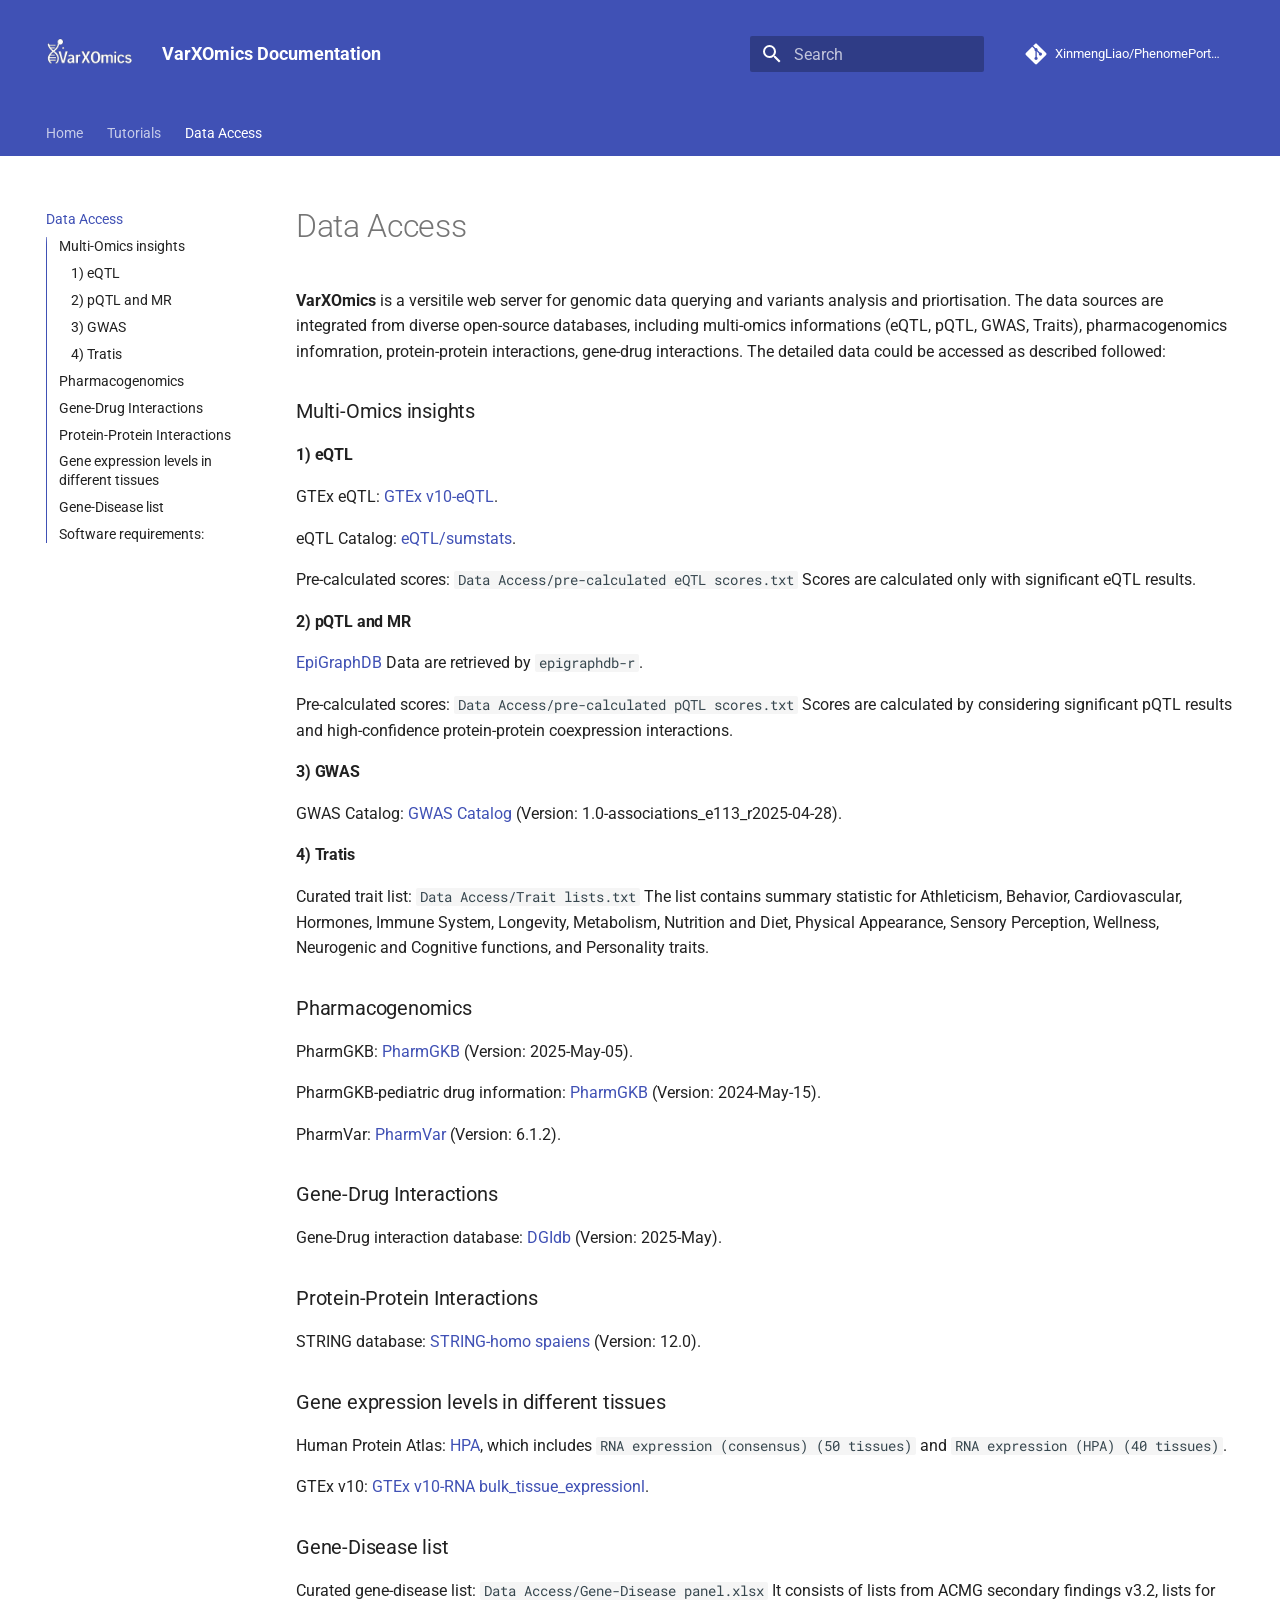
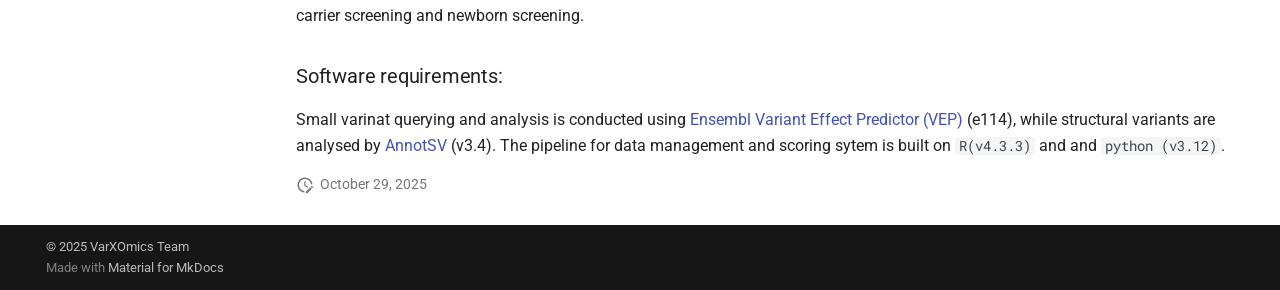
<file: Data Access/index.html>
<!doctype html>
<html lang="en" class="no-js">
  <head>
    
      <meta charset="utf-8">
      <meta name="viewport" content="width=device-width,initial-scale=1">
      
      
        <meta name="author" content="Xinmeng Liao">
      
      
        <link rel="canonical" href="https://xinmengliao.github.io/PhenomePortal-VarXOmics/Data%20Access/">
      
      
        <link rel="prev" href="../Functions/CNVs%20and%20SVs%20intrepretation/">
      
      
      
      <link rel="icon" href="../images/favicon.png">
      <meta name="generator" content="mkdocs-1.6.1, mkdocs-material-9.6.22">
    
    
      
        <title>Data Access - VarXOmics Documentation</title>
      
    
    
      <link rel="stylesheet" href="../assets/stylesheets/main.84d31ad4.min.css">
      
        
        <link rel="stylesheet" href="../assets/stylesheets/palette.06af60db.min.css">
      
      


    
    
      
    
    
      
        
        
        <link rel="preconnect" href="https://fonts.gstatic.com" crossorigin>
        <link rel="stylesheet" href="https://fonts.googleapis.com/css?family=Roboto:300,300i,400,400i,700,700i%7CRoboto+Mono:400,400i,700,700i&display=fallback">
        <style>:root{--md-text-font:"Roboto";--md-code-font:"Roboto Mono"}</style>
      
    
    
      <link rel="stylesheet" href="../stylesheets/extra.css">
    
    <script>__md_scope=new URL("..",location),__md_hash=e=>[...e].reduce(((e,_)=>(e<<5)-e+_.charCodeAt(0)),0),__md_get=(e,_=localStorage,t=__md_scope)=>JSON.parse(_.getItem(t.pathname+"."+e)),__md_set=(e,_,t=localStorage,a=__md_scope)=>{try{t.setItem(a.pathname+"."+e,JSON.stringify(_))}catch(e){}}</script>
    
      

    
    
    
  </head>
  
  
    
    
      
    
    
    
    
    <body dir="ltr" data-md-color-scheme="default" data-md-color-primary="indigo" data-md-color-accent="blue">
  
    
    <input class="md-toggle" data-md-toggle="drawer" type="checkbox" id="__drawer" autocomplete="off">
    <input class="md-toggle" data-md-toggle="search" type="checkbox" id="__search" autocomplete="off">
    <label class="md-overlay" for="__drawer"></label>
    <div data-md-component="skip">
      
        
        <a href="#multi-omics-insights" class="md-skip">
          Skip to content
        </a>
      
    </div>
    <div data-md-component="announce">
      
    </div>
    
    
      

<header class="md-header" data-md-component="header">
  <nav class="md-header__inner md-grid" aria-label="Header">
    <a href=".." title="VarXOmics Documentation" class="md-header__button md-logo" aria-label="VarXOmics Documentation" data-md-component="logo">
      
  <img src="../images/white-logo.png" alt="logo">

    </a>
    <label class="md-header__button md-icon" for="__drawer">
      
      <svg xmlns="http://www.w3.org/2000/svg" viewBox="0 0 24 24"><path d="M3 6h18v2H3zm0 5h18v2H3zm0 5h18v2H3z"/></svg>
    </label>
    <div class="md-header__title" data-md-component="header-title">
      <div class="md-header__ellipsis">
        <div class="md-header__topic">
          <span class="md-ellipsis">
            VarXOmics Documentation
          </span>
        </div>
        <div class="md-header__topic" data-md-component="header-topic">
          <span class="md-ellipsis">
            
              Data Access
            
          </span>
        </div>
      </div>
    </div>
    
      
        <form class="md-header__option" data-md-component="palette">
  
    
    
    
    <input class="md-option" data-md-color-media="" data-md-color-scheme="default" data-md-color-primary="indigo" data-md-color-accent="blue"  aria-hidden="true"  type="radio" name="__palette" id="__palette_0">
    
  
</form>
      
    
    
      <script>var palette=__md_get("__palette");if(palette&&palette.color){if("(prefers-color-scheme)"===palette.color.media){var media=matchMedia("(prefers-color-scheme: light)"),input=document.querySelector(media.matches?"[data-md-color-media='(prefers-color-scheme: light)']":"[data-md-color-media='(prefers-color-scheme: dark)']");palette.color.media=input.getAttribute("data-md-color-media"),palette.color.scheme=input.getAttribute("data-md-color-scheme"),palette.color.primary=input.getAttribute("data-md-color-primary"),palette.color.accent=input.getAttribute("data-md-color-accent")}for(var[key,value]of Object.entries(palette.color))document.body.setAttribute("data-md-color-"+key,value)}</script>
    
    
    
      
      
        <label class="md-header__button md-icon" for="__search">
          
          <svg xmlns="http://www.w3.org/2000/svg" viewBox="0 0 24 24"><path d="M9.5 3A6.5 6.5 0 0 1 16 9.5c0 1.61-.59 3.09-1.56 4.23l.27.27h.79l5 5-1.5 1.5-5-5v-.79l-.27-.27A6.52 6.52 0 0 1 9.5 16 6.5 6.5 0 0 1 3 9.5 6.5 6.5 0 0 1 9.5 3m0 2C7 5 5 7 5 9.5S7 14 9.5 14 14 12 14 9.5 12 5 9.5 5"/></svg>
        </label>
        <div class="md-search" data-md-component="search" role="dialog">
  <label class="md-search__overlay" for="__search"></label>
  <div class="md-search__inner" role="search">
    <form class="md-search__form" name="search">
      <input type="text" class="md-search__input" name="query" aria-label="Search" placeholder="Search" autocapitalize="off" autocorrect="off" autocomplete="off" spellcheck="false" data-md-component="search-query" required>
      <label class="md-search__icon md-icon" for="__search">
        
        <svg xmlns="http://www.w3.org/2000/svg" viewBox="0 0 24 24"><path d="M9.5 3A6.5 6.5 0 0 1 16 9.5c0 1.61-.59 3.09-1.56 4.23l.27.27h.79l5 5-1.5 1.5-5-5v-.79l-.27-.27A6.52 6.52 0 0 1 9.5 16 6.5 6.5 0 0 1 3 9.5 6.5 6.5 0 0 1 9.5 3m0 2C7 5 5 7 5 9.5S7 14 9.5 14 14 12 14 9.5 12 5 9.5 5"/></svg>
        
        <svg xmlns="http://www.w3.org/2000/svg" viewBox="0 0 24 24"><path d="M20 11v2H8l5.5 5.5-1.42 1.42L4.16 12l7.92-7.92L13.5 5.5 8 11z"/></svg>
      </label>
      <nav class="md-search__options" aria-label="Search">
        
        <button type="reset" class="md-search__icon md-icon" title="Clear" aria-label="Clear" tabindex="-1">
          
          <svg xmlns="http://www.w3.org/2000/svg" viewBox="0 0 24 24"><path d="M19 6.41 17.59 5 12 10.59 6.41 5 5 6.41 10.59 12 5 17.59 6.41 19 12 13.41 17.59 19 19 17.59 13.41 12z"/></svg>
        </button>
      </nav>
      
    </form>
    <div class="md-search__output">
      <div class="md-search__scrollwrap" tabindex="0" data-md-scrollfix>
        <div class="md-search-result" data-md-component="search-result">
          <div class="md-search-result__meta">
            Initializing search
          </div>
          <ol class="md-search-result__list" role="presentation"></ol>
        </div>
      </div>
    </div>
  </div>
</div>
      
    
    
      <div class="md-header__source">
        <a href="https://github.com/XinmengLiao/PhenomePortal-VarXOmics" title="Go to repository" class="md-source" data-md-component="source">
  <div class="md-source__icon md-icon">
    
    <svg xmlns="http://www.w3.org/2000/svg" viewBox="0 0 448 512"><!--! Font Awesome Free 7.1.0 by @fontawesome - https://fontawesome.com License - https://fontawesome.com/license/free (Icons: CC BY 4.0, Fonts: SIL OFL 1.1, Code: MIT License) Copyright 2025 Fonticons, Inc.--><path d="M439.6 236.1 244 40.5c-5.4-5.5-12.8-8.5-20.4-8.5s-15 3-20.4 8.4L162.5 81l51.5 51.5c27.1-9.1 52.7 16.8 43.4 43.7l49.7 49.7c34.2-11.8 61.2 31 35.5 56.7-26.5 26.5-70.2-2.9-56-37.3L240.3 199v121.9c25.3 12.5 22.3 41.8 9.1 55-6.4 6.4-15.2 10.1-24.3 10.1s-17.8-3.6-24.3-10.1c-17.6-17.6-11.1-46.9 11.2-56v-123c-20.8-8.5-24.6-30.7-18.6-45L142.6 101 8.5 235.1C3 240.6 0 247.9 0 255.5s3 15 8.5 20.4l195.6 195.7c5.4 5.4 12.7 8.4 20.4 8.4s15-3 20.4-8.4l194.7-194.7c5.4-5.4 8.4-12.8 8.4-20.4s-3-15-8.4-20.4"/></svg>
  </div>
  <div class="md-source__repository">
    XinmengLiao/PhenomePortal-VarXOmics
  </div>
</a>
      </div>
    
  </nav>
  
</header>
    
    <div class="md-container" data-md-component="container">
      
      
        
          
            
<nav class="md-tabs" aria-label="Tabs" data-md-component="tabs">
  <div class="md-grid">
    <ul class="md-tabs__list">
      
        
  
  
  
  
    <li class="md-tabs__item">
      <a href="../Intro/" class="md-tabs__link">
        
  
  
    
  
  Home

      </a>
    </li>
  

      
        
  
  
  
  
    
    
      <li class="md-tabs__item">
        <a href="../Functions/Small%20Variant%20Query/" class="md-tabs__link">
          
  
  
  Tutorials

        </a>
      </li>
    
  

      
        
  
  
  
    
  
  
    <li class="md-tabs__item md-tabs__item--active">
      <a href="./" class="md-tabs__link">
        
  
  
    
  
  Data Access

      </a>
    </li>
  

      
    </ul>
  </div>
</nav>
          
        
      
      <main class="md-main" data-md-component="main">
        <div class="md-main__inner md-grid">
          
            
              
              <div class="md-sidebar md-sidebar--primary" data-md-component="sidebar" data-md-type="navigation" >
                <div class="md-sidebar__scrollwrap">
                  <div class="md-sidebar__inner">
                    


  


  

<nav class="md-nav md-nav--primary md-nav--lifted md-nav--integrated" aria-label="Navigation" data-md-level="0">
  <label class="md-nav__title" for="__drawer">
    <a href=".." title="VarXOmics Documentation" class="md-nav__button md-logo" aria-label="VarXOmics Documentation" data-md-component="logo">
      
  <img src="../images/white-logo.png" alt="logo">

    </a>
    VarXOmics Documentation
  </label>
  
    <div class="md-nav__source">
      <a href="https://github.com/XinmengLiao/PhenomePortal-VarXOmics" title="Go to repository" class="md-source" data-md-component="source">
  <div class="md-source__icon md-icon">
    
    <svg xmlns="http://www.w3.org/2000/svg" viewBox="0 0 448 512"><!--! Font Awesome Free 7.1.0 by @fontawesome - https://fontawesome.com License - https://fontawesome.com/license/free (Icons: CC BY 4.0, Fonts: SIL OFL 1.1, Code: MIT License) Copyright 2025 Fonticons, Inc.--><path d="M439.6 236.1 244 40.5c-5.4-5.5-12.8-8.5-20.4-8.5s-15 3-20.4 8.4L162.5 81l51.5 51.5c27.1-9.1 52.7 16.8 43.4 43.7l49.7 49.7c34.2-11.8 61.2 31 35.5 56.7-26.5 26.5-70.2-2.9-56-37.3L240.3 199v121.9c25.3 12.5 22.3 41.8 9.1 55-6.4 6.4-15.2 10.1-24.3 10.1s-17.8-3.6-24.3-10.1c-17.6-17.6-11.1-46.9 11.2-56v-123c-20.8-8.5-24.6-30.7-18.6-45L142.6 101 8.5 235.1C3 240.6 0 247.9 0 255.5s3 15 8.5 20.4l195.6 195.7c5.4 5.4 12.7 8.4 20.4 8.4s15-3 20.4-8.4l194.7-194.7c5.4-5.4 8.4-12.8 8.4-20.4s-3-15-8.4-20.4"/></svg>
  </div>
  <div class="md-source__repository">
    XinmengLiao/PhenomePortal-VarXOmics
  </div>
</a>
    </div>
  
  <ul class="md-nav__list" data-md-scrollfix>
    
      
      
  
  
  
  
    <li class="md-nav__item">
      <a href="../Intro/" class="md-nav__link">
        
  
  
  <span class="md-ellipsis">
    Home
    
  </span>
  

      </a>
    </li>
  

    
      
      
  
  
  
  
    
    
    
    
      
      
        
      
    
    
    <li class="md-nav__item md-nav__item--nested">
      
        
        
        <input class="md-nav__toggle md-toggle " type="checkbox" id="__nav_2" >
        
          
          <label class="md-nav__link" for="__nav_2" id="__nav_2_label" tabindex="0">
            
  
  
  <span class="md-ellipsis">
    Tutorials
    
  </span>
  

            <span class="md-nav__icon md-icon"></span>
          </label>
        
        <nav class="md-nav" data-md-level="1" aria-labelledby="__nav_2_label" aria-expanded="false">
          <label class="md-nav__title" for="__nav_2">
            <span class="md-nav__icon md-icon"></span>
            Tutorials
          </label>
          <ul class="md-nav__list" data-md-scrollfix>
            
              
                
  
  
  
  
    <li class="md-nav__item">
      <a href="../Functions/Small%20Variant%20Query/" class="md-nav__link">
        
  
  
  <span class="md-ellipsis">
    Small Variant Query
    
  </span>
  

      </a>
    </li>
  

              
            
              
                
  
  
  
  
    <li class="md-nav__item">
      <a href="../Functions/CNV%20and%20SV%20Query/" class="md-nav__link">
        
  
  
  <span class="md-ellipsis">
    Structural Variant Query
    
  </span>
  

      </a>
    </li>
  

              
            
              
                
  
  
  
  
    <li class="md-nav__item">
      <a href="../Functions/Small%20variant%20interpretation/" class="md-nav__link">
        
  
  
  <span class="md-ellipsis">
    Small Variant Interpretation
    
  </span>
  

      </a>
    </li>
  

              
            
              
                
  
  
  
  
    <li class="md-nav__item">
      <a href="../Functions/Gene%20Query/" class="md-nav__link">
        
  
  
  <span class="md-ellipsis">
    Gene Query
    
  </span>
  

      </a>
    </li>
  

              
            
              
                
  
  
  
  
    <li class="md-nav__item">
      <a href="../Functions/CNVs%20and%20SVs%20intrepretation/" class="md-nav__link">
        
  
  
  <span class="md-ellipsis">
    CNVs and SVs Interpretation
    
  </span>
  

      </a>
    </li>
  

              
            
          </ul>
        </nav>
      
    </li>
  

    
      
      
  
  
    
  
  
  
    <li class="md-nav__item md-nav__item--active">
      
      <input class="md-nav__toggle md-toggle" type="checkbox" id="__toc">
      
      
      
        <label class="md-nav__link md-nav__link--active" for="__toc">
          
  
  
  <span class="md-ellipsis">
    Data Access
    
  </span>
  

          <span class="md-nav__icon md-icon"></span>
        </label>
      
      <a href="./" class="md-nav__link md-nav__link--active">
        
  
  
  <span class="md-ellipsis">
    Data Access
    
  </span>
  

      </a>
      
        

<nav class="md-nav md-nav--secondary" aria-label="Table of contents">
  
  
  
  
    <label class="md-nav__title" for="__toc">
      <span class="md-nav__icon md-icon"></span>
      Table of contents
    </label>
    <ul class="md-nav__list" data-md-component="toc" data-md-scrollfix>
      
        <li class="md-nav__item">
  <a href="#multi-omics-insights" class="md-nav__link">
    <span class="md-ellipsis">
      Multi-Omics insights
    </span>
  </a>
  
    <nav class="md-nav" aria-label="Multi-Omics insights">
      <ul class="md-nav__list">
        
          <li class="md-nav__item">
  <a href="#1-eqtl" class="md-nav__link">
    <span class="md-ellipsis">
      1) eQTL
    </span>
  </a>
  
</li>
        
          <li class="md-nav__item">
  <a href="#2-pqtl-and-mr" class="md-nav__link">
    <span class="md-ellipsis">
      2) pQTL and MR
    </span>
  </a>
  
</li>
        
          <li class="md-nav__item">
  <a href="#3-gwas" class="md-nav__link">
    <span class="md-ellipsis">
      3) GWAS
    </span>
  </a>
  
</li>
        
          <li class="md-nav__item">
  <a href="#4-tratis" class="md-nav__link">
    <span class="md-ellipsis">
      4) Tratis
    </span>
  </a>
  
</li>
        
      </ul>
    </nav>
  
</li>
      
        <li class="md-nav__item">
  <a href="#pharmacogenomics" class="md-nav__link">
    <span class="md-ellipsis">
      Pharmacogenomics
    </span>
  </a>
  
</li>
      
        <li class="md-nav__item">
  <a href="#gene-drug-interactions" class="md-nav__link">
    <span class="md-ellipsis">
      Gene-Drug Interactions
    </span>
  </a>
  
</li>
      
        <li class="md-nav__item">
  <a href="#protein-protein-interactions" class="md-nav__link">
    <span class="md-ellipsis">
      Protein-Protein Interactions
    </span>
  </a>
  
</li>
      
        <li class="md-nav__item">
  <a href="#gene-expression-levels-in-different-tissues" class="md-nav__link">
    <span class="md-ellipsis">
      Gene expression levels in different tissues
    </span>
  </a>
  
</li>
      
        <li class="md-nav__item">
  <a href="#gene-disease-list" class="md-nav__link">
    <span class="md-ellipsis">
      Gene-Disease list
    </span>
  </a>
  
</li>
      
        <li class="md-nav__item">
  <a href="#software-requirements" class="md-nav__link">
    <span class="md-ellipsis">
      Software requirements:
    </span>
  </a>
  
</li>
      
    </ul>
  
</nav>
      
    </li>
  

    
  </ul>
</nav>
                  </div>
                </div>
              </div>
            
            
          
          
            <div class="md-content" data-md-component="content">
              <article class="md-content__inner md-typeset">
                
                  


  
  


  <h1>Data Access</h1>

<p><strong>VarXOmics</strong> is a versitile web server for genomic data querying and variants analysis and priortisation. The data sources are integrated from diverse open-source databases, including multi-omics informations (eQTL, pQTL, GWAS, Traits), pharmacogenomics infomration, protein-protein interactions, gene-drug interactions. The detailed data could be accessed as described followed:</p>
<h3 id="multi-omics-insights">Multi-Omics insights<a class="headerlink" href="#multi-omics-insights" title="Permanent link">&para;</a></h3>
<h4 id="1-eqtl">1) eQTL<a class="headerlink" href="#1-eqtl" title="Permanent link">&para;</a></h4>
<p>GTEx eQTL: <a href="https://www.gtexportal.org/home/downloads/adult-gtex/qtl">GTEx v10-eQTL</a>.</p>
<p>eQTL Catalog: <a href="https://ftp.ebi.ac.uk/pub/databases/spot/eQTL/sumstats/">eQTL/sumstats</a>.</p>
<p>Pre-calculated scores: <code>Data Access/pre-calculated eQTL scores.txt</code> Scores are calculated only with significant eQTL results.</p>
<h4 id="2-pqtl-and-mr">2) pQTL and MR<a class="headerlink" href="#2-pqtl-and-mr" title="Permanent link">&para;</a></h4>
<p><a href="https://github.com/MRCIEU/epigraphdb-r">EpiGraphDB</a> Data are retrieved by <code>epigraphdb-r</code>.</p>
<p>Pre-calculated scores: <code>Data Access/pre-calculated pQTL scores.txt</code> Scores are calculated by considering significant pQTL results and high-confidence protein-protein coexpression interactions.</p>
<h4 id="3-gwas">3) GWAS<a class="headerlink" href="#3-gwas" title="Permanent link">&para;</a></h4>
<p>GWAS Catalog: <a href="https://www.ebi.ac.uk/gwas/docs/file-downloads">GWAS Catalog</a> (Version: 1.0-associations_e113_r2025-04-28).</p>
<h4 id="4-tratis">4) Tratis<a class="headerlink" href="#4-tratis" title="Permanent link">&para;</a></h4>
<p>Curated trait list: <code>Data Access/Trait lists.txt</code> The list contains summary statistic for Athleticism, Behavior, Cardiovascular, Hormones, Immune System, Longevity, Metabolism, Nutrition and Diet, Physical Appearance, Sensory Perception, Wellness, Neurogenic and Cognitive functions, and Personality traits.</p>
<h3 id="pharmacogenomics">Pharmacogenomics<a class="headerlink" href="#pharmacogenomics" title="Permanent link">&para;</a></h3>
<p>PharmGKB: <a href="https://www.pharmgkb.org/downloads">PharmGKB</a> (Version: 2025-May-05).</p>
<p>PharmGKB-pediatric drug information: <a href="https://www.pharmgkb.org/downloads">PharmGKB</a> (Version: 2024-May-15).</p>
<p>PharmVar: <a href="https://www.pharmvar.org/download">PharmVar</a> (Version: 6.1.2).</p>
<h3 id="gene-drug-interactions">Gene-Drug Interactions<a class="headerlink" href="#gene-drug-interactions" title="Permanent link">&para;</a></h3>
<p>Gene-Drug interaction database: <a href="https://dgidb.org/downloads">DGIdb</a> (Version: 2025-May).</p>
<h3 id="protein-protein-interactions">Protein-Protein Interactions<a class="headerlink" href="#protein-protein-interactions" title="Permanent link">&para;</a></h3>
<p>STRING database: <a href="https://string-db.org/cgi/download?sessionId=bMqCTjlbF9J3&amp;species_text=Homo+sapiens&amp;settings_expanded=0&amp;min_download_score=0&amp;filter_redundant_pairs=0&amp;delimiter_type=txt">STRING-homo spaiens</a> (Version: 12.0).</p>
<h3 id="gene-expression-levels-in-different-tissues">Gene expression levels in different tissues<a class="headerlink" href="#gene-expression-levels-in-different-tissues" title="Permanent link">&para;</a></h3>
<p>Human Protein Atlas: <a href="https://www.proteinatlas.org/">HPA</a>, which includes <code>RNA expression (consensus) (50 tissues)</code> and <code>RNA expression (HPA) (40 tissues)</code>.</p>
<p>GTEx v10: <a href="https://www.gtexportal.org/home/downloads/adult-gtex/bulk_tissue_expression">GTEx v10-RNA bulk_tissue_expressionl</a>.</p>
<h3 id="gene-disease-list">Gene-Disease list<a class="headerlink" href="#gene-disease-list" title="Permanent link">&para;</a></h3>
<p>Curated gene-disease list: <code>Data Access/Gene-Disease panel.xlsx</code> It consists of lists from ACMG secondary findings v3.2, lists for carrier screening and newborn screening.</p>
<h3 id="software-requirements">Software requirements:<a class="headerlink" href="#software-requirements" title="Permanent link">&para;</a></h3>
<p>Small varinat querying and analysis is conducted using <a href="https://www.ensembl.org/info/docs/tools/vep/index.html">Ensembl Variant Effect Predictor (VEP)</a> (e114), while structural variants are analysed by <a href="https://github.com/lgmgeo/AnnotSV">AnnotSV</a> (v3.4). The pipeline for data management and scoring sytem is built on <code>R(v4.3.3)</code> and and <code>python (v3.12)</code>.</p>







  
    
  
  


  <aside class="md-source-file">
    
      
  <span class="md-source-file__fact">
    <span class="md-icon" title="Last update">
      <svg xmlns="http://www.w3.org/2000/svg" viewBox="0 0 24 24"><path d="M21 13.1c-.1 0-.3.1-.4.2l-1 1 2.1 2.1 1-1c.2-.2.2-.6 0-.8l-1.3-1.3c-.1-.1-.2-.2-.4-.2m-1.9 1.8-6.1 6V23h2.1l6.1-6.1zM12.5 7v5.2l4 2.4-1 1L11 13V7zM11 21.9c-5.1-.5-9-4.8-9-9.9C2 6.5 6.5 2 12 2c5.3 0 9.6 4.1 10 9.3-.3-.1-.6-.2-1-.2s-.7.1-1 .2C19.6 7.2 16.2 4 12 4c-4.4 0-8 3.6-8 8 0 4.1 3.1 7.5 7.1 7.9l-.1.2z"/></svg>
    </span>
    <span class="git-revision-date-localized-plugin git-revision-date-localized-plugin-date" title="October 29, 2025 23:23:12 UTC">October 29, 2025</span>
  </span>

    
    
    
    
  </aside>





                
              </article>
            </div>
          
          
<script>var target=document.getElementById(location.hash.slice(1));target&&target.name&&(target.checked=target.name.startsWith("__tabbed_"))</script>
        </div>
        
      </main>
      
        <footer class="md-footer">
  
  <div class="md-footer-meta md-typeset">
    <div class="md-footer-meta__inner md-grid">
      <div class="md-copyright">
  
    <div class="md-copyright__highlight">
      © 2025 VarXOmics Team
    </div>
  
  
    Made with
    <a href="https://squidfunk.github.io/mkdocs-material/" target="_blank" rel="noopener">
      Material for MkDocs
    </a>
  
</div>
      
    </div>
  </div>
</footer>
      
    </div>
    <div class="md-dialog" data-md-component="dialog">
      <div class="md-dialog__inner md-typeset"></div>
    </div>
    
    
    
      
      <script id="__config" type="application/json">{"base": "..", "features": ["navigation.tabs", "navigation.sections", "toc.integrate", "content.code.copy"], "search": "../assets/javascripts/workers/search.973d3a69.min.js", "tags": null, "translations": {"clipboard.copied": "Copied to clipboard", "clipboard.copy": "Copy to clipboard", "search.result.more.one": "1 more on this page", "search.result.more.other": "# more on this page", "search.result.none": "No matching documents", "search.result.one": "1 matching document", "search.result.other": "# matching documents", "search.result.placeholder": "Type to start searching", "search.result.term.missing": "Missing", "select.version": "Select version"}, "version": null}</script>
    
    
      <script src="../assets/javascripts/bundle.f55a23d4.min.js"></script>
      
    
  </body>
</html>
</file>
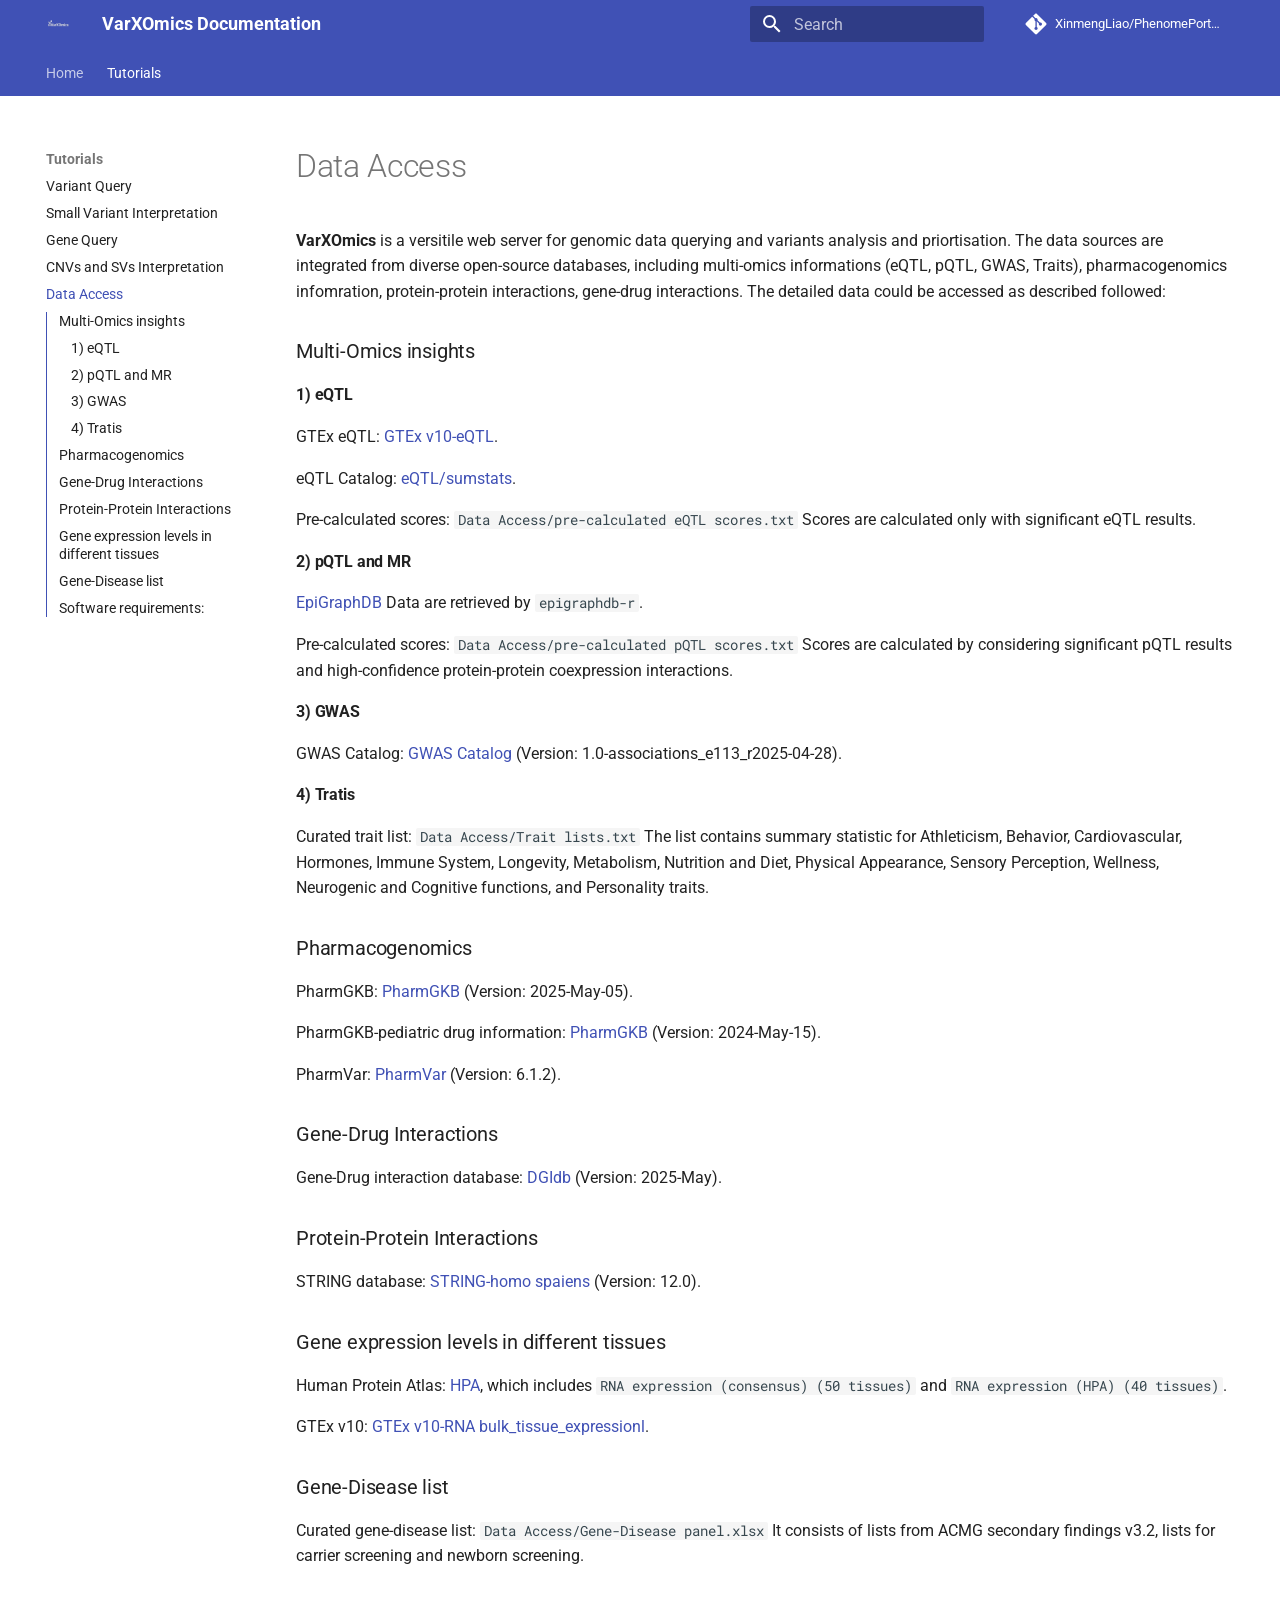
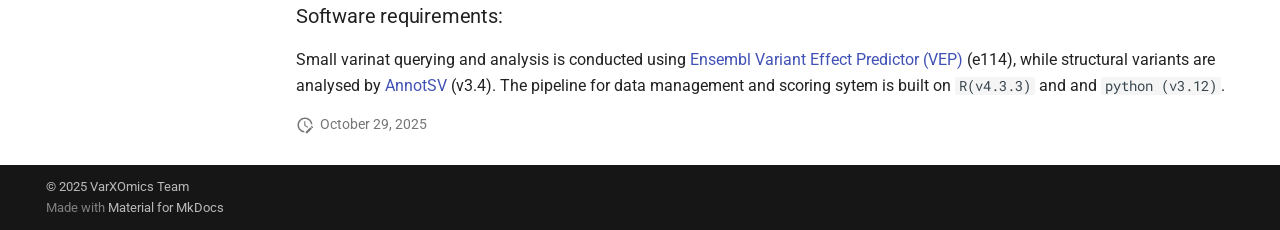
<file: Functions/Data Access/index.html>
<!doctype html>
<html lang="en" class="no-js">
  <head>
    
      <meta charset="utf-8">
      <meta name="viewport" content="width=device-width,initial-scale=1">
      
      
        <meta name="author" content="Xinmeng Liao">
      
      
        <link rel="canonical" href="https://xinmengliao.github.io/PhenomePortal-VarXOmics/Functions/Data%20Access/">
      
      
        <link rel="prev" href="../CNVs%20and%20SVs%20intrepretation/">
      
      
      
      <link rel="icon" href="../../images/favicon.png">
      <meta name="generator" content="mkdocs-1.6.1, mkdocs-material-9.6.22">
    
    
      
        <title>Data Access - VarXOmics Documentation</title>
      
    
    
      <link rel="stylesheet" href="../../assets/stylesheets/main.84d31ad4.min.css">
      
        
        <link rel="stylesheet" href="../../assets/stylesheets/palette.06af60db.min.css">
      
      


    
    
      
    
    
      
        
        
        <link rel="preconnect" href="https://fonts.gstatic.com" crossorigin>
        <link rel="stylesheet" href="https://fonts.googleapis.com/css?family=Roboto:300,300i,400,400i,700,700i%7CRoboto+Mono:400,400i,700,700i&display=fallback">
        <style>:root{--md-text-font:"Roboto";--md-code-font:"Roboto Mono"}</style>
      
    
    
    <script>__md_scope=new URL("../..",location),__md_hash=e=>[...e].reduce(((e,_)=>(e<<5)-e+_.charCodeAt(0)),0),__md_get=(e,_=localStorage,t=__md_scope)=>JSON.parse(_.getItem(t.pathname+"."+e)),__md_set=(e,_,t=localStorage,a=__md_scope)=>{try{t.setItem(a.pathname+"."+e,JSON.stringify(_))}catch(e){}}</script>
    
      

    
    
    
  </head>
  
  
    
    
      
    
    
    
    
    <body dir="ltr" data-md-color-scheme="default" data-md-color-primary="indigo" data-md-color-accent="blue">
  
    
    <input class="md-toggle" data-md-toggle="drawer" type="checkbox" id="__drawer" autocomplete="off">
    <input class="md-toggle" data-md-toggle="search" type="checkbox" id="__search" autocomplete="off">
    <label class="md-overlay" for="__drawer"></label>
    <div data-md-component="skip">
      
        
        <a href="#multi-omics-insights" class="md-skip">
          Skip to content
        </a>
      
    </div>
    <div data-md-component="announce">
      
    </div>
    
    
      

<header class="md-header" data-md-component="header">
  <nav class="md-header__inner md-grid" aria-label="Header">
    <a href="../.." title="VarXOmics Documentation" class="md-header__button md-logo" aria-label="VarXOmics Documentation" data-md-component="logo">
      
  <img src="../../images/white-logo.png" alt="logo">

    </a>
    <label class="md-header__button md-icon" for="__drawer">
      
      <svg xmlns="http://www.w3.org/2000/svg" viewBox="0 0 24 24"><path d="M3 6h18v2H3zm0 5h18v2H3zm0 5h18v2H3z"/></svg>
    </label>
    <div class="md-header__title" data-md-component="header-title">
      <div class="md-header__ellipsis">
        <div class="md-header__topic">
          <span class="md-ellipsis">
            VarXOmics Documentation
          </span>
        </div>
        <div class="md-header__topic" data-md-component="header-topic">
          <span class="md-ellipsis">
            
              Data Access
            
          </span>
        </div>
      </div>
    </div>
    
      
        <form class="md-header__option" data-md-component="palette">
  
    
    
    
    <input class="md-option" data-md-color-media="" data-md-color-scheme="default" data-md-color-primary="indigo" data-md-color-accent="blue"  aria-hidden="true"  type="radio" name="__palette" id="__palette_0">
    
  
</form>
      
    
    
      <script>var palette=__md_get("__palette");if(palette&&palette.color){if("(prefers-color-scheme)"===palette.color.media){var media=matchMedia("(prefers-color-scheme: light)"),input=document.querySelector(media.matches?"[data-md-color-media='(prefers-color-scheme: light)']":"[data-md-color-media='(prefers-color-scheme: dark)']");palette.color.media=input.getAttribute("data-md-color-media"),palette.color.scheme=input.getAttribute("data-md-color-scheme"),palette.color.primary=input.getAttribute("data-md-color-primary"),palette.color.accent=input.getAttribute("data-md-color-accent")}for(var[key,value]of Object.entries(palette.color))document.body.setAttribute("data-md-color-"+key,value)}</script>
    
    
    
      
      
        <label class="md-header__button md-icon" for="__search">
          
          <svg xmlns="http://www.w3.org/2000/svg" viewBox="0 0 24 24"><path d="M9.5 3A6.5 6.5 0 0 1 16 9.5c0 1.61-.59 3.09-1.56 4.23l.27.27h.79l5 5-1.5 1.5-5-5v-.79l-.27-.27A6.52 6.52 0 0 1 9.5 16 6.5 6.5 0 0 1 3 9.5 6.5 6.5 0 0 1 9.5 3m0 2C7 5 5 7 5 9.5S7 14 9.5 14 14 12 14 9.5 12 5 9.5 5"/></svg>
        </label>
        <div class="md-search" data-md-component="search" role="dialog">
  <label class="md-search__overlay" for="__search"></label>
  <div class="md-search__inner" role="search">
    <form class="md-search__form" name="search">
      <input type="text" class="md-search__input" name="query" aria-label="Search" placeholder="Search" autocapitalize="off" autocorrect="off" autocomplete="off" spellcheck="false" data-md-component="search-query" required>
      <label class="md-search__icon md-icon" for="__search">
        
        <svg xmlns="http://www.w3.org/2000/svg" viewBox="0 0 24 24"><path d="M9.5 3A6.5 6.5 0 0 1 16 9.5c0 1.61-.59 3.09-1.56 4.23l.27.27h.79l5 5-1.5 1.5-5-5v-.79l-.27-.27A6.52 6.52 0 0 1 9.5 16 6.5 6.5 0 0 1 3 9.5 6.5 6.5 0 0 1 9.5 3m0 2C7 5 5 7 5 9.5S7 14 9.5 14 14 12 14 9.5 12 5 9.5 5"/></svg>
        
        <svg xmlns="http://www.w3.org/2000/svg" viewBox="0 0 24 24"><path d="M20 11v2H8l5.5 5.5-1.42 1.42L4.16 12l7.92-7.92L13.5 5.5 8 11z"/></svg>
      </label>
      <nav class="md-search__options" aria-label="Search">
        
        <button type="reset" class="md-search__icon md-icon" title="Clear" aria-label="Clear" tabindex="-1">
          
          <svg xmlns="http://www.w3.org/2000/svg" viewBox="0 0 24 24"><path d="M19 6.41 17.59 5 12 10.59 6.41 5 5 6.41 10.59 12 5 17.59 6.41 19 12 13.41 17.59 19 19 17.59 13.41 12z"/></svg>
        </button>
      </nav>
      
    </form>
    <div class="md-search__output">
      <div class="md-search__scrollwrap" tabindex="0" data-md-scrollfix>
        <div class="md-search-result" data-md-component="search-result">
          <div class="md-search-result__meta">
            Initializing search
          </div>
          <ol class="md-search-result__list" role="presentation"></ol>
        </div>
      </div>
    </div>
  </div>
</div>
      
    
    
      <div class="md-header__source">
        <a href="https://github.com/XinmengLiao/PhenomePortal-VarXOmics" title="Go to repository" class="md-source" data-md-component="source">
  <div class="md-source__icon md-icon">
    
    <svg xmlns="http://www.w3.org/2000/svg" viewBox="0 0 448 512"><!--! Font Awesome Free 7.1.0 by @fontawesome - https://fontawesome.com License - https://fontawesome.com/license/free (Icons: CC BY 4.0, Fonts: SIL OFL 1.1, Code: MIT License) Copyright 2025 Fonticons, Inc.--><path d="M439.6 236.1 244 40.5c-5.4-5.5-12.8-8.5-20.4-8.5s-15 3-20.4 8.4L162.5 81l51.5 51.5c27.1-9.1 52.7 16.8 43.4 43.7l49.7 49.7c34.2-11.8 61.2 31 35.5 56.7-26.5 26.5-70.2-2.9-56-37.3L240.3 199v121.9c25.3 12.5 22.3 41.8 9.1 55-6.4 6.4-15.2 10.1-24.3 10.1s-17.8-3.6-24.3-10.1c-17.6-17.6-11.1-46.9 11.2-56v-123c-20.8-8.5-24.6-30.7-18.6-45L142.6 101 8.5 235.1C3 240.6 0 247.9 0 255.5s3 15 8.5 20.4l195.6 195.7c5.4 5.4 12.7 8.4 20.4 8.4s15-3 20.4-8.4l194.7-194.7c5.4-5.4 8.4-12.8 8.4-20.4s-3-15-8.4-20.4"/></svg>
  </div>
  <div class="md-source__repository">
    XinmengLiao/PhenomePortal-VarXOmics
  </div>
</a>
      </div>
    
  </nav>
  
</header>
    
    <div class="md-container" data-md-component="container">
      
      
        
          
            
<nav class="md-tabs" aria-label="Tabs" data-md-component="tabs">
  <div class="md-grid">
    <ul class="md-tabs__list">
      
        
  
  
  
  
    <li class="md-tabs__item">
      <a href="../../Intro/" class="md-tabs__link">
        
  
  
    
  
  Home

      </a>
    </li>
  

      
        
  
  
  
    
  
  
    
    
      <li class="md-tabs__item md-tabs__item--active">
        <a href="../Variant%20Query/" class="md-tabs__link">
          
  
  
  Tutorials

        </a>
      </li>
    
  

      
    </ul>
  </div>
</nav>
          
        
      
      <main class="md-main" data-md-component="main">
        <div class="md-main__inner md-grid">
          
            
              
              <div class="md-sidebar md-sidebar--primary" data-md-component="sidebar" data-md-type="navigation" >
                <div class="md-sidebar__scrollwrap">
                  <div class="md-sidebar__inner">
                    


  


  

<nav class="md-nav md-nav--primary md-nav--lifted md-nav--integrated" aria-label="Navigation" data-md-level="0">
  <label class="md-nav__title" for="__drawer">
    <a href="../.." title="VarXOmics Documentation" class="md-nav__button md-logo" aria-label="VarXOmics Documentation" data-md-component="logo">
      
  <img src="../../images/white-logo.png" alt="logo">

    </a>
    VarXOmics Documentation
  </label>
  
    <div class="md-nav__source">
      <a href="https://github.com/XinmengLiao/PhenomePortal-VarXOmics" title="Go to repository" class="md-source" data-md-component="source">
  <div class="md-source__icon md-icon">
    
    <svg xmlns="http://www.w3.org/2000/svg" viewBox="0 0 448 512"><!--! Font Awesome Free 7.1.0 by @fontawesome - https://fontawesome.com License - https://fontawesome.com/license/free (Icons: CC BY 4.0, Fonts: SIL OFL 1.1, Code: MIT License) Copyright 2025 Fonticons, Inc.--><path d="M439.6 236.1 244 40.5c-5.4-5.5-12.8-8.5-20.4-8.5s-15 3-20.4 8.4L162.5 81l51.5 51.5c27.1-9.1 52.7 16.8 43.4 43.7l49.7 49.7c34.2-11.8 61.2 31 35.5 56.7-26.5 26.5-70.2-2.9-56-37.3L240.3 199v121.9c25.3 12.5 22.3 41.8 9.1 55-6.4 6.4-15.2 10.1-24.3 10.1s-17.8-3.6-24.3-10.1c-17.6-17.6-11.1-46.9 11.2-56v-123c-20.8-8.5-24.6-30.7-18.6-45L142.6 101 8.5 235.1C3 240.6 0 247.9 0 255.5s3 15 8.5 20.4l195.6 195.7c5.4 5.4 12.7 8.4 20.4 8.4s15-3 20.4-8.4l194.7-194.7c5.4-5.4 8.4-12.8 8.4-20.4s-3-15-8.4-20.4"/></svg>
  </div>
  <div class="md-source__repository">
    XinmengLiao/PhenomePortal-VarXOmics
  </div>
</a>
    </div>
  
  <ul class="md-nav__list" data-md-scrollfix>
    
      
      
  
  
  
  
    <li class="md-nav__item">
      <a href="../../Intro/" class="md-nav__link">
        
  
  
  <span class="md-ellipsis">
    Home
    
  </span>
  

      </a>
    </li>
  

    
      
      
  
  
    
  
  
  
    
    
    
    
      
        
        
      
      
        
      
    
    
    <li class="md-nav__item md-nav__item--active md-nav__item--section md-nav__item--nested">
      
        
        
        <input class="md-nav__toggle md-toggle " type="checkbox" id="__nav_2" checked>
        
          
          <label class="md-nav__link" for="__nav_2" id="__nav_2_label" tabindex="">
            
  
  
  <span class="md-ellipsis">
    Tutorials
    
  </span>
  

            <span class="md-nav__icon md-icon"></span>
          </label>
        
        <nav class="md-nav" data-md-level="1" aria-labelledby="__nav_2_label" aria-expanded="true">
          <label class="md-nav__title" for="__nav_2">
            <span class="md-nav__icon md-icon"></span>
            Tutorials
          </label>
          <ul class="md-nav__list" data-md-scrollfix>
            
              
                
  
  
  
  
    <li class="md-nav__item">
      <a href="../Variant%20Query/" class="md-nav__link">
        
  
  
  <span class="md-ellipsis">
    Variant Query
    
  </span>
  

      </a>
    </li>
  

              
            
              
                
  
  
  
  
    <li class="md-nav__item">
      <a href="../Small%20variant%20interpretation/" class="md-nav__link">
        
  
  
  <span class="md-ellipsis">
    Small Variant Interpretation
    
  </span>
  

      </a>
    </li>
  

              
            
              
                
  
  
  
  
    <li class="md-nav__item">
      <a href="../Gene%20Query/" class="md-nav__link">
        
  
  
  <span class="md-ellipsis">
    Gene Query
    
  </span>
  

      </a>
    </li>
  

              
            
              
                
  
  
  
  
    <li class="md-nav__item">
      <a href="../CNVs%20and%20SVs%20intrepretation/" class="md-nav__link">
        
  
  
  <span class="md-ellipsis">
    CNVs and SVs Interpretation
    
  </span>
  

      </a>
    </li>
  

              
            
              
                
  
  
    
  
  
  
    <li class="md-nav__item md-nav__item--active">
      
      <input class="md-nav__toggle md-toggle" type="checkbox" id="__toc">
      
      
      
        <label class="md-nav__link md-nav__link--active" for="__toc">
          
  
  
  <span class="md-ellipsis">
    Data Access
    
  </span>
  

          <span class="md-nav__icon md-icon"></span>
        </label>
      
      <a href="./" class="md-nav__link md-nav__link--active">
        
  
  
  <span class="md-ellipsis">
    Data Access
    
  </span>
  

      </a>
      
        

<nav class="md-nav md-nav--secondary" aria-label="Table of contents">
  
  
  
  
    <label class="md-nav__title" for="__toc">
      <span class="md-nav__icon md-icon"></span>
      Table of contents
    </label>
    <ul class="md-nav__list" data-md-component="toc" data-md-scrollfix>
      
        <li class="md-nav__item">
  <a href="#multi-omics-insights" class="md-nav__link">
    <span class="md-ellipsis">
      Multi-Omics insights
    </span>
  </a>
  
    <nav class="md-nav" aria-label="Multi-Omics insights">
      <ul class="md-nav__list">
        
          <li class="md-nav__item">
  <a href="#1-eqtl" class="md-nav__link">
    <span class="md-ellipsis">
      1) eQTL
    </span>
  </a>
  
</li>
        
          <li class="md-nav__item">
  <a href="#2-pqtl-and-mr" class="md-nav__link">
    <span class="md-ellipsis">
      2) pQTL and MR
    </span>
  </a>
  
</li>
        
          <li class="md-nav__item">
  <a href="#3-gwas" class="md-nav__link">
    <span class="md-ellipsis">
      3) GWAS
    </span>
  </a>
  
</li>
        
          <li class="md-nav__item">
  <a href="#4-tratis" class="md-nav__link">
    <span class="md-ellipsis">
      4) Tratis
    </span>
  </a>
  
</li>
        
      </ul>
    </nav>
  
</li>
      
        <li class="md-nav__item">
  <a href="#pharmacogenomics" class="md-nav__link">
    <span class="md-ellipsis">
      Pharmacogenomics
    </span>
  </a>
  
</li>
      
        <li class="md-nav__item">
  <a href="#gene-drug-interactions" class="md-nav__link">
    <span class="md-ellipsis">
      Gene-Drug Interactions
    </span>
  </a>
  
</li>
      
        <li class="md-nav__item">
  <a href="#protein-protein-interactions" class="md-nav__link">
    <span class="md-ellipsis">
      Protein-Protein Interactions
    </span>
  </a>
  
</li>
      
        <li class="md-nav__item">
  <a href="#gene-expression-levels-in-different-tissues" class="md-nav__link">
    <span class="md-ellipsis">
      Gene expression levels in different tissues
    </span>
  </a>
  
</li>
      
        <li class="md-nav__item">
  <a href="#gene-disease-list" class="md-nav__link">
    <span class="md-ellipsis">
      Gene-Disease list
    </span>
  </a>
  
</li>
      
        <li class="md-nav__item">
  <a href="#software-requirements" class="md-nav__link">
    <span class="md-ellipsis">
      Software requirements:
    </span>
  </a>
  
</li>
      
    </ul>
  
</nav>
      
    </li>
  

              
            
          </ul>
        </nav>
      
    </li>
  

    
  </ul>
</nav>
                  </div>
                </div>
              </div>
            
            
          
          
            <div class="md-content" data-md-component="content">
              <article class="md-content__inner md-typeset">
                
                  


  
  


  <h1>Data Access</h1>

<p><strong>VarXOmics</strong> is a versitile web server for genomic data querying and variants analysis and priortisation. The data sources are integrated from diverse open-source databases, including multi-omics informations (eQTL, pQTL, GWAS, Traits), pharmacogenomics infomration, protein-protein interactions, gene-drug interactions. The detailed data could be accessed as described followed:</p>
<h3 id="multi-omics-insights">Multi-Omics insights<a class="headerlink" href="#multi-omics-insights" title="Permanent link">&para;</a></h3>
<h4 id="1-eqtl">1) eQTL<a class="headerlink" href="#1-eqtl" title="Permanent link">&para;</a></h4>
<p>GTEx eQTL: <a href="https://www.gtexportal.org/home/downloads/adult-gtex/qtl">GTEx v10-eQTL</a>.</p>
<p>eQTL Catalog: <a href="https://ftp.ebi.ac.uk/pub/databases/spot/eQTL/sumstats/">eQTL/sumstats</a>.</p>
<p>Pre-calculated scores: <code>Data Access/pre-calculated eQTL scores.txt</code> Scores are calculated only with significant eQTL results.</p>
<h4 id="2-pqtl-and-mr">2) pQTL and MR<a class="headerlink" href="#2-pqtl-and-mr" title="Permanent link">&para;</a></h4>
<p><a href="https://github.com/MRCIEU/epigraphdb-r">EpiGraphDB</a> Data are retrieved by <code>epigraphdb-r</code>.</p>
<p>Pre-calculated scores: <code>Data Access/pre-calculated pQTL scores.txt</code> Scores are calculated by considering significant pQTL results and high-confidence protein-protein coexpression interactions.</p>
<h4 id="3-gwas">3) GWAS<a class="headerlink" href="#3-gwas" title="Permanent link">&para;</a></h4>
<p>GWAS Catalog: <a href="https://www.ebi.ac.uk/gwas/docs/file-downloads">GWAS Catalog</a> (Version: 1.0-associations_e113_r2025-04-28).</p>
<h4 id="4-tratis">4) Tratis<a class="headerlink" href="#4-tratis" title="Permanent link">&para;</a></h4>
<p>Curated trait list: <code>Data Access/Trait lists.txt</code> The list contains summary statistic for Athleticism, Behavior, Cardiovascular, Hormones, Immune System, Longevity, Metabolism, Nutrition and Diet, Physical Appearance, Sensory Perception, Wellness, Neurogenic and Cognitive functions, and Personality traits.</p>
<h3 id="pharmacogenomics">Pharmacogenomics<a class="headerlink" href="#pharmacogenomics" title="Permanent link">&para;</a></h3>
<p>PharmGKB: <a href="https://www.pharmgkb.org/downloads">PharmGKB</a> (Version: 2025-May-05).</p>
<p>PharmGKB-pediatric drug information: <a href="https://www.pharmgkb.org/downloads">PharmGKB</a> (Version: 2024-May-15).</p>
<p>PharmVar: <a href="https://www.pharmvar.org/download">PharmVar</a> (Version: 6.1.2).</p>
<h3 id="gene-drug-interactions">Gene-Drug Interactions<a class="headerlink" href="#gene-drug-interactions" title="Permanent link">&para;</a></h3>
<p>Gene-Drug interaction database: <a href="https://dgidb.org/downloads">DGIdb</a> (Version: 2025-May).</p>
<h3 id="protein-protein-interactions">Protein-Protein Interactions<a class="headerlink" href="#protein-protein-interactions" title="Permanent link">&para;</a></h3>
<p>STRING database: <a href="https://string-db.org/cgi/download?sessionId=bMqCTjlbF9J3&amp;species_text=Homo+sapiens&amp;settings_expanded=0&amp;min_download_score=0&amp;filter_redundant_pairs=0&amp;delimiter_type=txt">STRING-homo spaiens</a> (Version: 12.0).</p>
<h3 id="gene-expression-levels-in-different-tissues">Gene expression levels in different tissues<a class="headerlink" href="#gene-expression-levels-in-different-tissues" title="Permanent link">&para;</a></h3>
<p>Human Protein Atlas: <a href="https://www.proteinatlas.org/">HPA</a>, which includes <code>RNA expression (consensus) (50 tissues)</code> and <code>RNA expression (HPA) (40 tissues)</code>.</p>
<p>GTEx v10: <a href="https://www.gtexportal.org/home/downloads/adult-gtex/bulk_tissue_expression">GTEx v10-RNA bulk_tissue_expressionl</a>.</p>
<h3 id="gene-disease-list">Gene-Disease list<a class="headerlink" href="#gene-disease-list" title="Permanent link">&para;</a></h3>
<p>Curated gene-disease list: <code>Data Access/Gene-Disease panel.xlsx</code> It consists of lists from ACMG secondary findings v3.2, lists for carrier screening and newborn screening.</p>
<h3 id="software-requirements">Software requirements:<a class="headerlink" href="#software-requirements" title="Permanent link">&para;</a></h3>
<p>Small varinat querying and analysis is conducted using <a href="https://www.ensembl.org/info/docs/tools/vep/index.html">Ensembl Variant Effect Predictor (VEP)</a> (e114), while structural variants are analysed by <a href="https://github.com/lgmgeo/AnnotSV">AnnotSV</a> (v3.4). The pipeline for data management and scoring sytem is built on <code>R(v4.3.3)</code> and and <code>python (v3.12)</code>.</p>







  
    
  
  


  <aside class="md-source-file">
    
      
  <span class="md-source-file__fact">
    <span class="md-icon" title="Last update">
      <svg xmlns="http://www.w3.org/2000/svg" viewBox="0 0 24 24"><path d="M21 13.1c-.1 0-.3.1-.4.2l-1 1 2.1 2.1 1-1c.2-.2.2-.6 0-.8l-1.3-1.3c-.1-.1-.2-.2-.4-.2m-1.9 1.8-6.1 6V23h2.1l6.1-6.1zM12.5 7v5.2l4 2.4-1 1L11 13V7zM11 21.9c-5.1-.5-9-4.8-9-9.9C2 6.5 6.5 2 12 2c5.3 0 9.6 4.1 10 9.3-.3-.1-.6-.2-1-.2s-.7.1-1 .2C19.6 7.2 16.2 4 12 4c-4.4 0-8 3.6-8 8 0 4.1 3.1 7.5 7.1 7.9l-.1.2z"/></svg>
    </span>
    <span class="git-revision-date-localized-plugin git-revision-date-localized-plugin-date" title="October 29, 2025 23:12:44 UTC">October 29, 2025</span>
  </span>

    
    
    
    
  </aside>





                
              </article>
            </div>
          
          
<script>var target=document.getElementById(location.hash.slice(1));target&&target.name&&(target.checked=target.name.startsWith("__tabbed_"))</script>
        </div>
        
      </main>
      
        <footer class="md-footer">
  
  <div class="md-footer-meta md-typeset">
    <div class="md-footer-meta__inner md-grid">
      <div class="md-copyright">
  
    <div class="md-copyright__highlight">
      © 2025 VarXOmics Team
    </div>
  
  
    Made with
    <a href="https://squidfunk.github.io/mkdocs-material/" target="_blank" rel="noopener">
      Material for MkDocs
    </a>
  
</div>
      
    </div>
  </div>
</footer>
      
    </div>
    <div class="md-dialog" data-md-component="dialog">
      <div class="md-dialog__inner md-typeset"></div>
    </div>
    
    
    
      
      <script id="__config" type="application/json">{"base": "../..", "features": ["navigation.tabs", "navigation.sections", "toc.integrate", "content.code.copy"], "search": "../../assets/javascripts/workers/search.973d3a69.min.js", "tags": null, "translations": {"clipboard.copied": "Copied to clipboard", "clipboard.copy": "Copy to clipboard", "search.result.more.one": "1 more on this page", "search.result.more.other": "# more on this page", "search.result.none": "No matching documents", "search.result.one": "1 matching document", "search.result.other": "# matching documents", "search.result.placeholder": "Type to start searching", "search.result.term.missing": "Missing", "select.version": "Select version"}, "version": null}</script>
    
    
      <script src="../../assets/javascripts/bundle.f55a23d4.min.js"></script>
      
    
  </body>
</html>
</file>
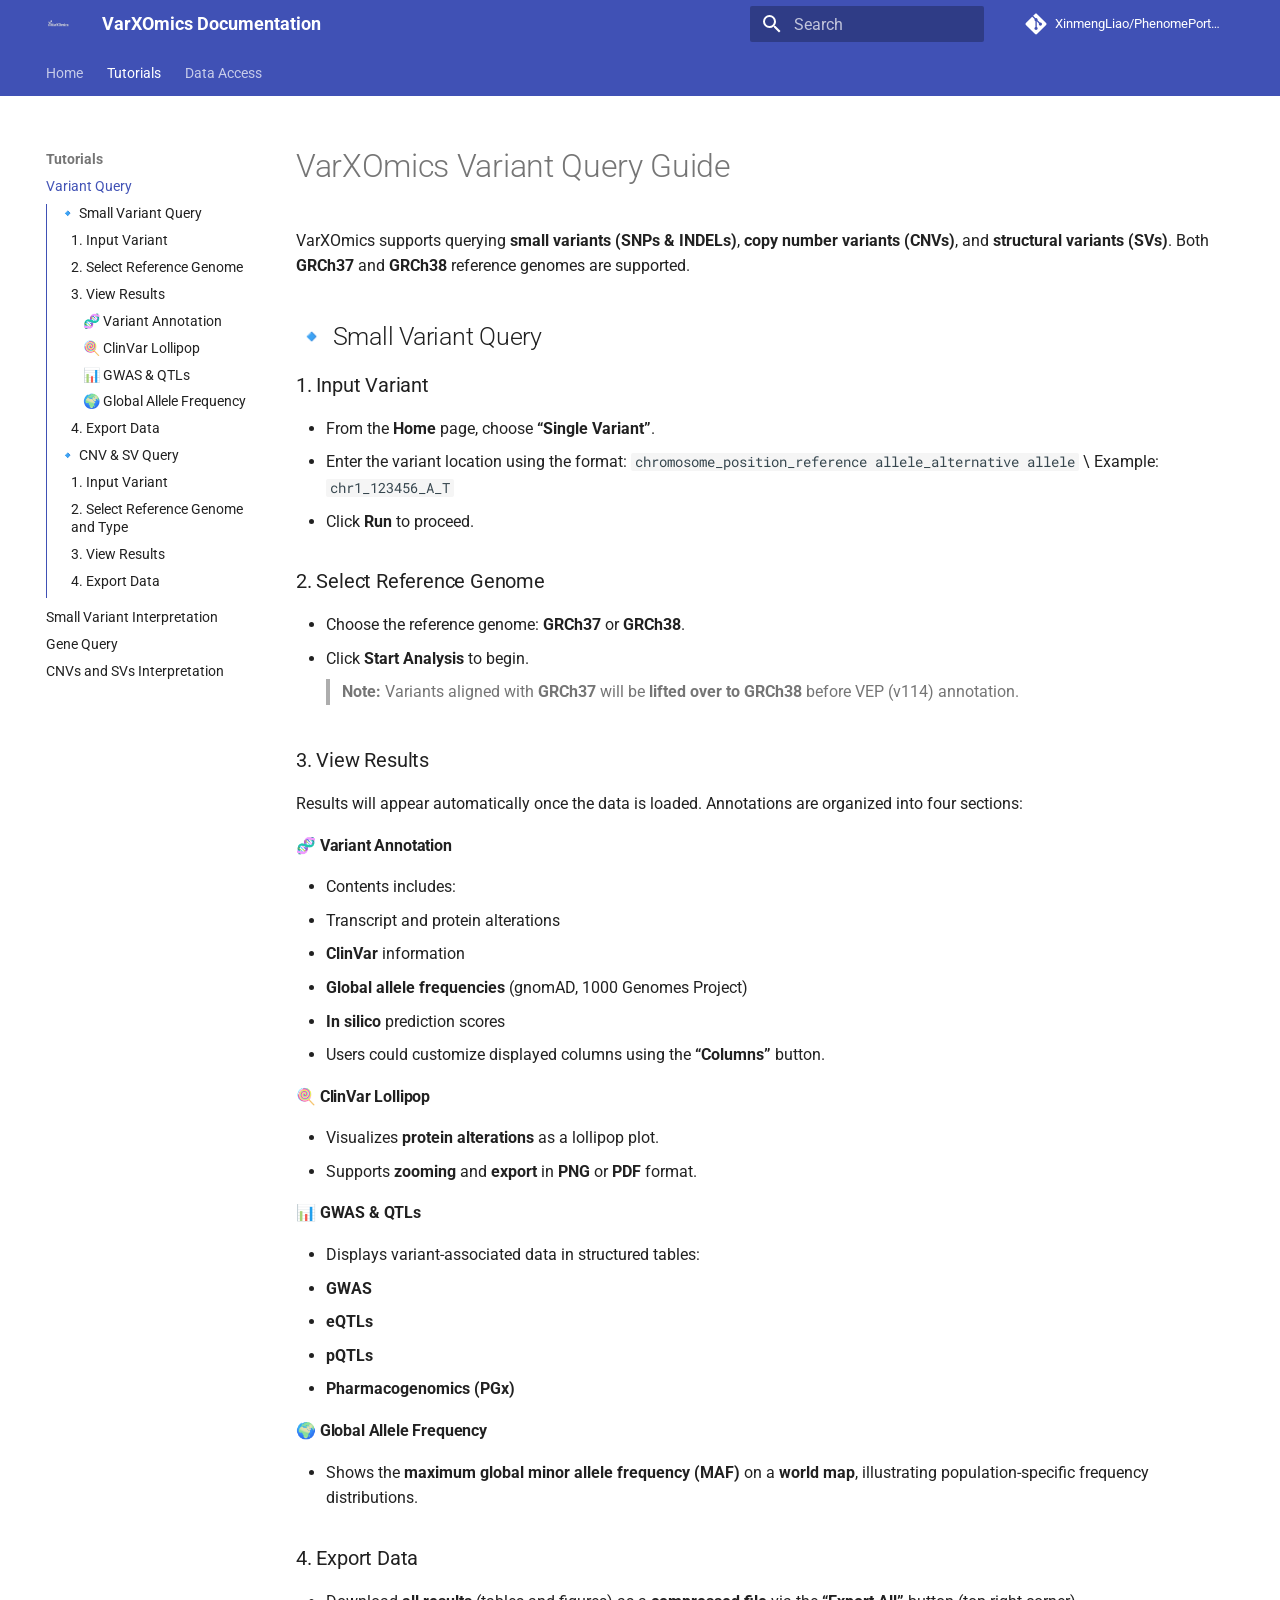
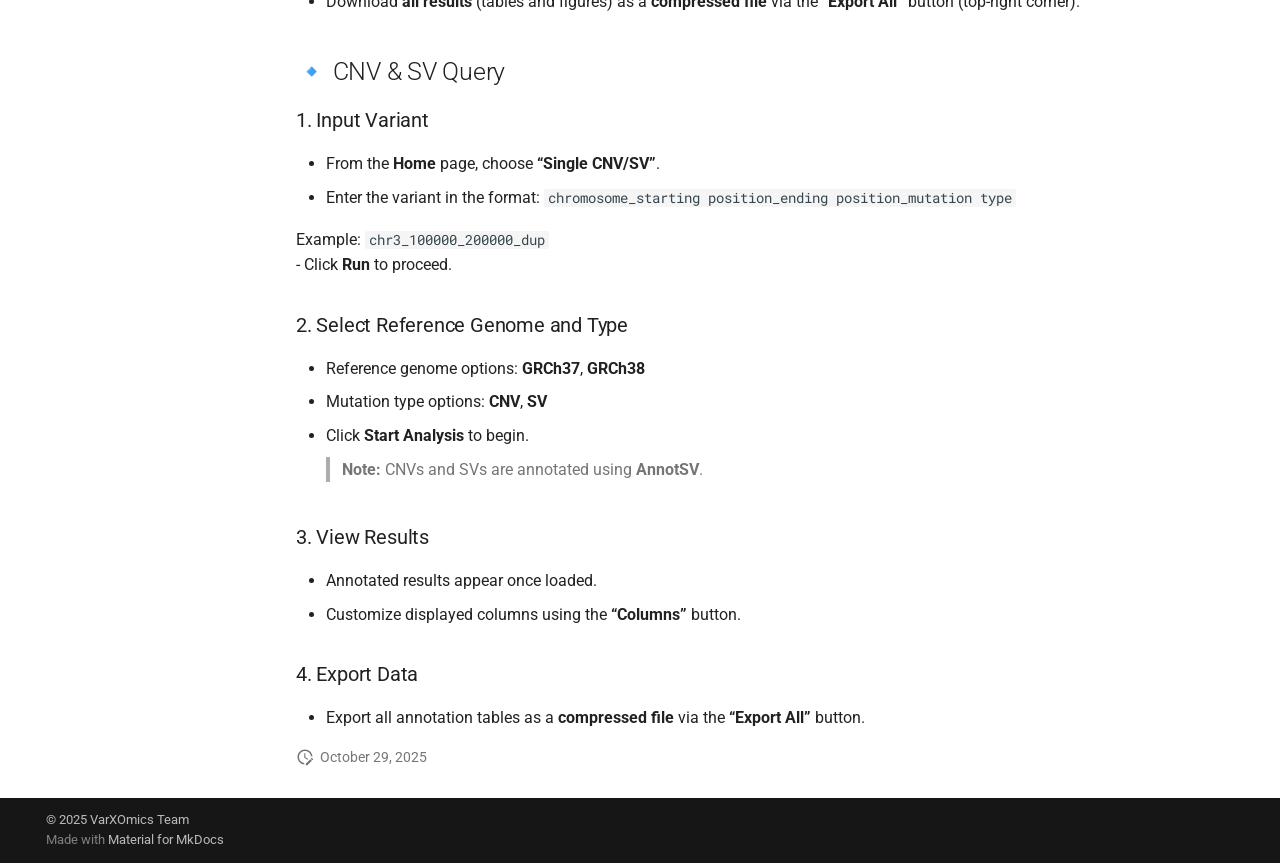
<file: Functions/Variant Query/index.html>
<!doctype html>
<html lang="en" class="no-js">
  <head>
    
      <meta charset="utf-8">
      <meta name="viewport" content="width=device-width,initial-scale=1">
      
      
        <meta name="author" content="Xinmeng Liao">
      
      
        <link rel="canonical" href="https://xinmengliao.github.io/PhenomePortal-VarXOmics/Functions/Variant%20Query/">
      
      
        <link rel="prev" href="../../Intro/">
      
      
        <link rel="next" href="../Small%20variant%20interpretation/">
      
      
      <link rel="icon" href="../../images/favicon.png">
      <meta name="generator" content="mkdocs-1.6.1, mkdocs-material-9.6.22">
    
    
      
        <title>Variant Query - VarXOmics Documentation</title>
      
    
    
      <link rel="stylesheet" href="../../assets/stylesheets/main.84d31ad4.min.css">
      
        
        <link rel="stylesheet" href="../../assets/stylesheets/palette.06af60db.min.css">
      
      


    
    
      
    
    
      
        
        
        <link rel="preconnect" href="https://fonts.gstatic.com" crossorigin>
        <link rel="stylesheet" href="https://fonts.googleapis.com/css?family=Roboto:300,300i,400,400i,700,700i%7CRoboto+Mono:400,400i,700,700i&display=fallback">
        <style>:root{--md-text-font:"Roboto";--md-code-font:"Roboto Mono"}</style>
      
    
    
    <script>__md_scope=new URL("../..",location),__md_hash=e=>[...e].reduce(((e,_)=>(e<<5)-e+_.charCodeAt(0)),0),__md_get=(e,_=localStorage,t=__md_scope)=>JSON.parse(_.getItem(t.pathname+"."+e)),__md_set=(e,_,t=localStorage,a=__md_scope)=>{try{t.setItem(a.pathname+"."+e,JSON.stringify(_))}catch(e){}}</script>
    
      

    
    
    
  </head>
  
  
    
    
      
    
    
    
    
    <body dir="ltr" data-md-color-scheme="default" data-md-color-primary="indigo" data-md-color-accent="blue">
  
    
    <input class="md-toggle" data-md-toggle="drawer" type="checkbox" id="__drawer" autocomplete="off">
    <input class="md-toggle" data-md-toggle="search" type="checkbox" id="__search" autocomplete="off">
    <label class="md-overlay" for="__drawer"></label>
    <div data-md-component="skip">
      
        
        <a href="#varxomics-variant-query-guide" class="md-skip">
          Skip to content
        </a>
      
    </div>
    <div data-md-component="announce">
      
    </div>
    
    
      

<header class="md-header" data-md-component="header">
  <nav class="md-header__inner md-grid" aria-label="Header">
    <a href="../.." title="VarXOmics Documentation" class="md-header__button md-logo" aria-label="VarXOmics Documentation" data-md-component="logo">
      
  <img src="../../images/white-logo.png" alt="logo">

    </a>
    <label class="md-header__button md-icon" for="__drawer">
      
      <svg xmlns="http://www.w3.org/2000/svg" viewBox="0 0 24 24"><path d="M3 6h18v2H3zm0 5h18v2H3zm0 5h18v2H3z"/></svg>
    </label>
    <div class="md-header__title" data-md-component="header-title">
      <div class="md-header__ellipsis">
        <div class="md-header__topic">
          <span class="md-ellipsis">
            VarXOmics Documentation
          </span>
        </div>
        <div class="md-header__topic" data-md-component="header-topic">
          <span class="md-ellipsis">
            
              Variant Query
            
          </span>
        </div>
      </div>
    </div>
    
      
        <form class="md-header__option" data-md-component="palette">
  
    
    
    
    <input class="md-option" data-md-color-media="" data-md-color-scheme="default" data-md-color-primary="indigo" data-md-color-accent="blue"  aria-hidden="true"  type="radio" name="__palette" id="__palette_0">
    
  
</form>
      
    
    
      <script>var palette=__md_get("__palette");if(palette&&palette.color){if("(prefers-color-scheme)"===palette.color.media){var media=matchMedia("(prefers-color-scheme: light)"),input=document.querySelector(media.matches?"[data-md-color-media='(prefers-color-scheme: light)']":"[data-md-color-media='(prefers-color-scheme: dark)']");palette.color.media=input.getAttribute("data-md-color-media"),palette.color.scheme=input.getAttribute("data-md-color-scheme"),palette.color.primary=input.getAttribute("data-md-color-primary"),palette.color.accent=input.getAttribute("data-md-color-accent")}for(var[key,value]of Object.entries(palette.color))document.body.setAttribute("data-md-color-"+key,value)}</script>
    
    
    
      
      
        <label class="md-header__button md-icon" for="__search">
          
          <svg xmlns="http://www.w3.org/2000/svg" viewBox="0 0 24 24"><path d="M9.5 3A6.5 6.5 0 0 1 16 9.5c0 1.61-.59 3.09-1.56 4.23l.27.27h.79l5 5-1.5 1.5-5-5v-.79l-.27-.27A6.52 6.52 0 0 1 9.5 16 6.5 6.5 0 0 1 3 9.5 6.5 6.5 0 0 1 9.5 3m0 2C7 5 5 7 5 9.5S7 14 9.5 14 14 12 14 9.5 12 5 9.5 5"/></svg>
        </label>
        <div class="md-search" data-md-component="search" role="dialog">
  <label class="md-search__overlay" for="__search"></label>
  <div class="md-search__inner" role="search">
    <form class="md-search__form" name="search">
      <input type="text" class="md-search__input" name="query" aria-label="Search" placeholder="Search" autocapitalize="off" autocorrect="off" autocomplete="off" spellcheck="false" data-md-component="search-query" required>
      <label class="md-search__icon md-icon" for="__search">
        
        <svg xmlns="http://www.w3.org/2000/svg" viewBox="0 0 24 24"><path d="M9.5 3A6.5 6.5 0 0 1 16 9.5c0 1.61-.59 3.09-1.56 4.23l.27.27h.79l5 5-1.5 1.5-5-5v-.79l-.27-.27A6.52 6.52 0 0 1 9.5 16 6.5 6.5 0 0 1 3 9.5 6.5 6.5 0 0 1 9.5 3m0 2C7 5 5 7 5 9.5S7 14 9.5 14 14 12 14 9.5 12 5 9.5 5"/></svg>
        
        <svg xmlns="http://www.w3.org/2000/svg" viewBox="0 0 24 24"><path d="M20 11v2H8l5.5 5.5-1.42 1.42L4.16 12l7.92-7.92L13.5 5.5 8 11z"/></svg>
      </label>
      <nav class="md-search__options" aria-label="Search">
        
        <button type="reset" class="md-search__icon md-icon" title="Clear" aria-label="Clear" tabindex="-1">
          
          <svg xmlns="http://www.w3.org/2000/svg" viewBox="0 0 24 24"><path d="M19 6.41 17.59 5 12 10.59 6.41 5 5 6.41 10.59 12 5 17.59 6.41 19 12 13.41 17.59 19 19 17.59 13.41 12z"/></svg>
        </button>
      </nav>
      
    </form>
    <div class="md-search__output">
      <div class="md-search__scrollwrap" tabindex="0" data-md-scrollfix>
        <div class="md-search-result" data-md-component="search-result">
          <div class="md-search-result__meta">
            Initializing search
          </div>
          <ol class="md-search-result__list" role="presentation"></ol>
        </div>
      </div>
    </div>
  </div>
</div>
      
    
    
      <div class="md-header__source">
        <a href="https://github.com/XinmengLiao/PhenomePortal-VarXOmics" title="Go to repository" class="md-source" data-md-component="source">
  <div class="md-source__icon md-icon">
    
    <svg xmlns="http://www.w3.org/2000/svg" viewBox="0 0 448 512"><!--! Font Awesome Free 7.1.0 by @fontawesome - https://fontawesome.com License - https://fontawesome.com/license/free (Icons: CC BY 4.0, Fonts: SIL OFL 1.1, Code: MIT License) Copyright 2025 Fonticons, Inc.--><path d="M439.6 236.1 244 40.5c-5.4-5.5-12.8-8.5-20.4-8.5s-15 3-20.4 8.4L162.5 81l51.5 51.5c27.1-9.1 52.7 16.8 43.4 43.7l49.7 49.7c34.2-11.8 61.2 31 35.5 56.7-26.5 26.5-70.2-2.9-56-37.3L240.3 199v121.9c25.3 12.5 22.3 41.8 9.1 55-6.4 6.4-15.2 10.1-24.3 10.1s-17.8-3.6-24.3-10.1c-17.6-17.6-11.1-46.9 11.2-56v-123c-20.8-8.5-24.6-30.7-18.6-45L142.6 101 8.5 235.1C3 240.6 0 247.9 0 255.5s3 15 8.5 20.4l195.6 195.7c5.4 5.4 12.7 8.4 20.4 8.4s15-3 20.4-8.4l194.7-194.7c5.4-5.4 8.4-12.8 8.4-20.4s-3-15-8.4-20.4"/></svg>
  </div>
  <div class="md-source__repository">
    XinmengLiao/PhenomePortal-VarXOmics
  </div>
</a>
      </div>
    
  </nav>
  
</header>
    
    <div class="md-container" data-md-component="container">
      
      
        
          
            
<nav class="md-tabs" aria-label="Tabs" data-md-component="tabs">
  <div class="md-grid">
    <ul class="md-tabs__list">
      
        
  
  
  
  
    <li class="md-tabs__item">
      <a href="../../Intro/" class="md-tabs__link">
        
  
  
    
  
  Home

      </a>
    </li>
  

      
        
  
  
  
    
  
  
    
    
      <li class="md-tabs__item md-tabs__item--active">
        <a href="./" class="md-tabs__link">
          
  
  
  Tutorials

        </a>
      </li>
    
  

      
        
  
  
  
  
    <li class="md-tabs__item">
      <a href="../../Data%20Access/" class="md-tabs__link">
        
  
  
    
  
  Data Access

      </a>
    </li>
  

      
    </ul>
  </div>
</nav>
          
        
      
      <main class="md-main" data-md-component="main">
        <div class="md-main__inner md-grid">
          
            
              
              <div class="md-sidebar md-sidebar--primary" data-md-component="sidebar" data-md-type="navigation" >
                <div class="md-sidebar__scrollwrap">
                  <div class="md-sidebar__inner">
                    


  


  

<nav class="md-nav md-nav--primary md-nav--lifted md-nav--integrated" aria-label="Navigation" data-md-level="0">
  <label class="md-nav__title" for="__drawer">
    <a href="../.." title="VarXOmics Documentation" class="md-nav__button md-logo" aria-label="VarXOmics Documentation" data-md-component="logo">
      
  <img src="../../images/white-logo.png" alt="logo">

    </a>
    VarXOmics Documentation
  </label>
  
    <div class="md-nav__source">
      <a href="https://github.com/XinmengLiao/PhenomePortal-VarXOmics" title="Go to repository" class="md-source" data-md-component="source">
  <div class="md-source__icon md-icon">
    
    <svg xmlns="http://www.w3.org/2000/svg" viewBox="0 0 448 512"><!--! Font Awesome Free 7.1.0 by @fontawesome - https://fontawesome.com License - https://fontawesome.com/license/free (Icons: CC BY 4.0, Fonts: SIL OFL 1.1, Code: MIT License) Copyright 2025 Fonticons, Inc.--><path d="M439.6 236.1 244 40.5c-5.4-5.5-12.8-8.5-20.4-8.5s-15 3-20.4 8.4L162.5 81l51.5 51.5c27.1-9.1 52.7 16.8 43.4 43.7l49.7 49.7c34.2-11.8 61.2 31 35.5 56.7-26.5 26.5-70.2-2.9-56-37.3L240.3 199v121.9c25.3 12.5 22.3 41.8 9.1 55-6.4 6.4-15.2 10.1-24.3 10.1s-17.8-3.6-24.3-10.1c-17.6-17.6-11.1-46.9 11.2-56v-123c-20.8-8.5-24.6-30.7-18.6-45L142.6 101 8.5 235.1C3 240.6 0 247.9 0 255.5s3 15 8.5 20.4l195.6 195.7c5.4 5.4 12.7 8.4 20.4 8.4s15-3 20.4-8.4l194.7-194.7c5.4-5.4 8.4-12.8 8.4-20.4s-3-15-8.4-20.4"/></svg>
  </div>
  <div class="md-source__repository">
    XinmengLiao/PhenomePortal-VarXOmics
  </div>
</a>
    </div>
  
  <ul class="md-nav__list" data-md-scrollfix>
    
      
      
  
  
  
  
    <li class="md-nav__item">
      <a href="../../Intro/" class="md-nav__link">
        
  
  
  <span class="md-ellipsis">
    Home
    
  </span>
  

      </a>
    </li>
  

    
      
      
  
  
    
  
  
  
    
    
    
    
      
        
        
      
      
        
      
    
    
    <li class="md-nav__item md-nav__item--active md-nav__item--section md-nav__item--nested">
      
        
        
        <input class="md-nav__toggle md-toggle " type="checkbox" id="__nav_2" checked>
        
          
          <label class="md-nav__link" for="__nav_2" id="__nav_2_label" tabindex="">
            
  
  
  <span class="md-ellipsis">
    Tutorials
    
  </span>
  

            <span class="md-nav__icon md-icon"></span>
          </label>
        
        <nav class="md-nav" data-md-level="1" aria-labelledby="__nav_2_label" aria-expanded="true">
          <label class="md-nav__title" for="__nav_2">
            <span class="md-nav__icon md-icon"></span>
            Tutorials
          </label>
          <ul class="md-nav__list" data-md-scrollfix>
            
              
                
  
  
    
  
  
  
    <li class="md-nav__item md-nav__item--active">
      
      <input class="md-nav__toggle md-toggle" type="checkbox" id="__toc">
      
      
        
      
      
        <label class="md-nav__link md-nav__link--active" for="__toc">
          
  
  
  <span class="md-ellipsis">
    Variant Query
    
  </span>
  

          <span class="md-nav__icon md-icon"></span>
        </label>
      
      <a href="./" class="md-nav__link md-nav__link--active">
        
  
  
  <span class="md-ellipsis">
    Variant Query
    
  </span>
  

      </a>
      
        

<nav class="md-nav md-nav--secondary" aria-label="Table of contents">
  
  
  
    
  
  
    <label class="md-nav__title" for="__toc">
      <span class="md-nav__icon md-icon"></span>
      Table of contents
    </label>
    <ul class="md-nav__list" data-md-component="toc" data-md-scrollfix>
      
        <li class="md-nav__item">
  <a href="#small-variant-query" class="md-nav__link">
    <span class="md-ellipsis">
      🔹 Small Variant Query
    </span>
  </a>
  
    <nav class="md-nav" aria-label="🔹 Small Variant Query">
      <ul class="md-nav__list">
        
          <li class="md-nav__item">
  <a href="#1-input-variant" class="md-nav__link">
    <span class="md-ellipsis">
      1. Input Variant
    </span>
  </a>
  
</li>
        
          <li class="md-nav__item">
  <a href="#2-select-reference-genome" class="md-nav__link">
    <span class="md-ellipsis">
      2. Select Reference Genome
    </span>
  </a>
  
</li>
        
          <li class="md-nav__item">
  <a href="#3-view-results" class="md-nav__link">
    <span class="md-ellipsis">
      3. View Results
    </span>
  </a>
  
    <nav class="md-nav" aria-label="3. View Results">
      <ul class="md-nav__list">
        
          <li class="md-nav__item">
  <a href="#variant-annotation" class="md-nav__link">
    <span class="md-ellipsis">
      🧬 Variant Annotation
    </span>
  </a>
  
</li>
        
          <li class="md-nav__item">
  <a href="#clinvar-lollipop" class="md-nav__link">
    <span class="md-ellipsis">
      🍭 ClinVar Lollipop
    </span>
  </a>
  
</li>
        
          <li class="md-nav__item">
  <a href="#gwas-qtls" class="md-nav__link">
    <span class="md-ellipsis">
      📊 GWAS &amp; QTLs
    </span>
  </a>
  
</li>
        
          <li class="md-nav__item">
  <a href="#global-allele-frequency" class="md-nav__link">
    <span class="md-ellipsis">
      🌍 Global Allele Frequency
    </span>
  </a>
  
</li>
        
      </ul>
    </nav>
  
</li>
        
          <li class="md-nav__item">
  <a href="#4-export-data" class="md-nav__link">
    <span class="md-ellipsis">
      4. Export Data
    </span>
  </a>
  
</li>
        
      </ul>
    </nav>
  
</li>
      
        <li class="md-nav__item">
  <a href="#cnv-sv-query" class="md-nav__link">
    <span class="md-ellipsis">
      🔹 CNV &amp; SV Query
    </span>
  </a>
  
    <nav class="md-nav" aria-label="🔹 CNV &amp; SV Query">
      <ul class="md-nav__list">
        
          <li class="md-nav__item">
  <a href="#1-input-variant_1" class="md-nav__link">
    <span class="md-ellipsis">
      1. Input Variant
    </span>
  </a>
  
</li>
        
          <li class="md-nav__item">
  <a href="#2-select-reference-genome-and-type" class="md-nav__link">
    <span class="md-ellipsis">
      2. Select Reference Genome and Type
    </span>
  </a>
  
</li>
        
          <li class="md-nav__item">
  <a href="#3-view-results_1" class="md-nav__link">
    <span class="md-ellipsis">
      3. View Results
    </span>
  </a>
  
</li>
        
          <li class="md-nav__item">
  <a href="#4-export-data_1" class="md-nav__link">
    <span class="md-ellipsis">
      4. Export Data
    </span>
  </a>
  
</li>
        
      </ul>
    </nav>
  
</li>
      
    </ul>
  
</nav>
      
    </li>
  

              
            
              
                
  
  
  
  
    <li class="md-nav__item">
      <a href="../Small%20variant%20interpretation/" class="md-nav__link">
        
  
  
  <span class="md-ellipsis">
    Small Variant Interpretation
    
  </span>
  

      </a>
    </li>
  

              
            
              
                
  
  
  
  
    <li class="md-nav__item">
      <a href="../Gene%20Query/" class="md-nav__link">
        
  
  
  <span class="md-ellipsis">
    Gene Query
    
  </span>
  

      </a>
    </li>
  

              
            
              
                
  
  
  
  
    <li class="md-nav__item">
      <a href="../CNVs%20and%20SVs%20intrepretation/" class="md-nav__link">
        
  
  
  <span class="md-ellipsis">
    CNVs and SVs Interpretation
    
  </span>
  

      </a>
    </li>
  

              
            
          </ul>
        </nav>
      
    </li>
  

    
      
      
  
  
  
  
    <li class="md-nav__item">
      <a href="../../Data%20Access/" class="md-nav__link">
        
  
  
  <span class="md-ellipsis">
    Data Access
    
  </span>
  

      </a>
    </li>
  

    
  </ul>
</nav>
                  </div>
                </div>
              </div>
            
            
          
          
            <div class="md-content" data-md-component="content">
              <article class="md-content__inner md-typeset">
                
                  


  
  


<h1 id="varxomics-variant-query-guide">VarXOmics Variant Query Guide<a class="headerlink" href="#varxomics-variant-query-guide" title="Permanent link">&para;</a></h1>
<p>VarXOmics supports querying <strong>small variants (SNPs &amp; INDELs)</strong>, <strong>copy number variants (CNVs)</strong>, and <strong>structural variants (SVs)</strong>. Both <strong>GRCh37</strong> and <strong>GRCh38</strong> reference genomes are supported.</p>
<h2 id="small-variant-query">🔹 Small Variant Query<a class="headerlink" href="#small-variant-query" title="Permanent link">&para;</a></h2>
<h3 id="1-input-variant">1. Input Variant<a class="headerlink" href="#1-input-variant" title="Permanent link">&para;</a></h3>
<ul>
<li>From the <strong>Home</strong> page, choose <strong>“Single Variant”</strong>.  </li>
<li>Enter the variant location using the format:  <code>chromosome_position_reference allele_alternative allele</code> \
    Example: <code>chr1_123456_A_T</code>  </li>
<li>Click <strong>Run</strong> to proceed.</li>
</ul>
<h3 id="2-select-reference-genome">2. Select Reference Genome<a class="headerlink" href="#2-select-reference-genome" title="Permanent link">&para;</a></h3>
<ul>
<li>Choose the reference genome: <strong>GRCh37</strong> or <strong>GRCh38</strong>.  </li>
<li>Click <strong>Start Analysis</strong> to begin.  <blockquote>
<p><strong>Note:</strong> Variants aligned with <strong>GRCh37</strong> will be <strong>lifted over to GRCh38</strong> before VEP (v114) annotation.</p>
</blockquote>
</li>
</ul>
<h3 id="3-view-results">3. View Results<a class="headerlink" href="#3-view-results" title="Permanent link">&para;</a></h3>
<p>Results will appear automatically once the data is loaded. Annotations are organized into four sections:</p>
<h4 id="variant-annotation">🧬 Variant Annotation<a class="headerlink" href="#variant-annotation" title="Permanent link">&para;</a></h4>
<ul>
<li>Contents includes:</li>
<li>Transcript and protein alterations  </li>
<li><strong>ClinVar</strong> information  </li>
<li><strong>Global allele frequencies</strong> (gnomAD, 1000 Genomes Project)  </li>
<li><strong>In silico</strong> prediction scores  </li>
<li>Users could customize displayed columns using the <strong>“Columns”</strong> button.</li>
</ul>
<h4 id="clinvar-lollipop">🍭 ClinVar Lollipop<a class="headerlink" href="#clinvar-lollipop" title="Permanent link">&para;</a></h4>
<ul>
<li>Visualizes <strong>protein alterations</strong> as a lollipop plot.  </li>
<li>Supports <strong>zooming</strong> and <strong>export</strong> in <strong>PNG</strong> or <strong>PDF</strong> format.</li>
</ul>
<h4 id="gwas-qtls">📊 GWAS &amp; QTLs<a class="headerlink" href="#gwas-qtls" title="Permanent link">&para;</a></h4>
<ul>
<li>Displays variant-associated data in structured tables:</li>
<li><strong>GWAS</strong></li>
<li><strong>eQTLs</strong></li>
<li><strong>pQTLs</strong></li>
<li><strong>Pharmacogenomics (PGx)</strong></li>
</ul>
<h4 id="global-allele-frequency">🌍 Global Allele Frequency<a class="headerlink" href="#global-allele-frequency" title="Permanent link">&para;</a></h4>
<ul>
<li>Shows the <strong>maximum global minor allele frequency (MAF)</strong> on a <strong>world map</strong>, illustrating population-specific frequency distributions.</li>
</ul>
<h3 id="4-export-data">4. Export Data<a class="headerlink" href="#4-export-data" title="Permanent link">&para;</a></h3>
<ul>
<li>Download <strong>all results</strong> (tables and figures) as a <strong>compressed file</strong> via the <strong>“Export All”</strong> button (top-right corner).</li>
</ul>
<h2 id="cnv-sv-query">🔹 CNV &amp; SV Query<a class="headerlink" href="#cnv-sv-query" title="Permanent link">&para;</a></h2>
<h3 id="1-input-variant_1">1. Input Variant<a class="headerlink" href="#1-input-variant_1" title="Permanent link">&para;</a></h3>
<ul>
<li>From the <strong>Home</strong> page, choose <strong>“Single CNV/SV”</strong>.  </li>
<li>Enter the variant in the format: <code>chromosome_starting position_ending position_mutation type</code></li>
</ul>
<p>Example: <code>chr3_100000_200000_dup</code><br />
- Click <strong>Run</strong> to proceed.</p>
<h3 id="2-select-reference-genome-and-type">2. Select Reference Genome and Type<a class="headerlink" href="#2-select-reference-genome-and-type" title="Permanent link">&para;</a></h3>
<ul>
<li>Reference genome options: <strong>GRCh37</strong>, <strong>GRCh38</strong>  </li>
<li>Mutation type options: <strong>CNV</strong>, <strong>SV</strong>  </li>
<li>Click <strong>Start Analysis</strong> to begin.  <blockquote>
<p><strong>Note:</strong> CNVs and SVs are annotated using <strong>AnnotSV</strong>.</p>
</blockquote>
</li>
</ul>
<h3 id="3-view-results_1">3. View Results<a class="headerlink" href="#3-view-results_1" title="Permanent link">&para;</a></h3>
<ul>
<li>Annotated results appear once loaded.  </li>
<li>Customize displayed columns using the <strong>“Columns”</strong> button.</li>
</ul>
<h3 id="4-export-data_1">4. Export Data<a class="headerlink" href="#4-export-data_1" title="Permanent link">&para;</a></h3>
<ul>
<li>Export all annotation tables as a <strong>compressed file</strong> via the <strong>“Export All”</strong> button.</li>
</ul>







  
    
  
  


  <aside class="md-source-file">
    
      
  <span class="md-source-file__fact">
    <span class="md-icon" title="Last update">
      <svg xmlns="http://www.w3.org/2000/svg" viewBox="0 0 24 24"><path d="M21 13.1c-.1 0-.3.1-.4.2l-1 1 2.1 2.1 1-1c.2-.2.2-.6 0-.8l-1.3-1.3c-.1-.1-.2-.2-.4-.2m-1.9 1.8-6.1 6V23h2.1l6.1-6.1zM12.5 7v5.2l4 2.4-1 1L11 13V7zM11 21.9c-5.1-.5-9-4.8-9-9.9C2 6.5 6.5 2 12 2c5.3 0 9.6 4.1 10 9.3-.3-.1-.6-.2-1-.2s-.7.1-1 .2C19.6 7.2 16.2 4 12 4c-4.4 0-8 3.6-8 8 0 4.1 3.1 7.5 7.1 7.9l-.1.2z"/></svg>
    </span>
    <span class="git-revision-date-localized-plugin git-revision-date-localized-plugin-date" title="October 29, 2025 22:44:53 UTC">October 29, 2025</span>
  </span>

    
    
    
    
  </aside>





                
              </article>
            </div>
          
          
<script>var target=document.getElementById(location.hash.slice(1));target&&target.name&&(target.checked=target.name.startsWith("__tabbed_"))</script>
        </div>
        
      </main>
      
        <footer class="md-footer">
  
  <div class="md-footer-meta md-typeset">
    <div class="md-footer-meta__inner md-grid">
      <div class="md-copyright">
  
    <div class="md-copyright__highlight">
      © 2025 VarXOmics Team
    </div>
  
  
    Made with
    <a href="https://squidfunk.github.io/mkdocs-material/" target="_blank" rel="noopener">
      Material for MkDocs
    </a>
  
</div>
      
    </div>
  </div>
</footer>
      
    </div>
    <div class="md-dialog" data-md-component="dialog">
      <div class="md-dialog__inner md-typeset"></div>
    </div>
    
    
    
      
      <script id="__config" type="application/json">{"base": "../..", "features": ["navigation.tabs", "navigation.sections", "toc.integrate", "content.code.copy"], "search": "../../assets/javascripts/workers/search.973d3a69.min.js", "tags": null, "translations": {"clipboard.copied": "Copied to clipboard", "clipboard.copy": "Copy to clipboard", "search.result.more.one": "1 more on this page", "search.result.more.other": "# more on this page", "search.result.none": "No matching documents", "search.result.one": "1 matching document", "search.result.other": "# matching documents", "search.result.placeholder": "Type to start searching", "search.result.term.missing": "Missing", "select.version": "Select version"}, "version": null}</script>
    
    
      <script src="../../assets/javascripts/bundle.f55a23d4.min.js"></script>
      
    
  </body>
</html>
</file>
<file: stylesheets/extra.css>
.md-header__button.md-logo img {
  height: 100px;  
  width: auto;
}

.md-header__button.md-logo {
  padding: 0;
}
</file>
<file: assets/stylesheets/main.84d31ad4.min.css>
@charset "UTF-8";html{-webkit-text-size-adjust:none;-moz-text-size-adjust:none;text-size-adjust:none;box-sizing:border-box}*,:after,:before{box-sizing:inherit}@media (prefers-reduced-motion){*,:after,:before{transition:none!important}}body{margin:0}a,button,input,label{-webkit-tap-highlight-color:transparent}a{color:inherit;text-decoration:none}hr{border:0;box-sizing:initial;display:block;height:.05rem;overflow:visible;padding:0}small{font-size:80%}sub,sup{line-height:1em}img{border-style:none}table{border-collapse:initial;border-spacing:0}td,th{font-weight:400;vertical-align:top}button{background:#0000;border:0;font-family:inherit;font-size:inherit;margin:0;padding:0}input{border:0;outline:none}:root{--md-primary-fg-color:#4051b5;--md-primary-fg-color--light:#5d6cc0;--md-primary-fg-color--dark:#303fa1;--md-primary-bg-color:#fff;--md-primary-bg-color--light:#ffffffb3;--md-accent-fg-color:#526cfe;--md-accent-fg-color--transparent:#526cfe1a;--md-accent-bg-color:#fff;--md-accent-bg-color--light:#ffffffb3}[data-md-color-scheme=default]{color-scheme:light}[data-md-color-scheme=default] img[src$="#gh-dark-mode-only"],[data-md-color-scheme=default] img[src$="#only-dark"]{display:none}:root,[data-md-color-scheme=default]{--md-hue:225deg;--md-default-fg-color:#000000de;--md-default-fg-color--light:#0000008a;--md-default-fg-color--lighter:#00000052;--md-default-fg-color--lightest:#00000012;--md-default-bg-color:#fff;--md-default-bg-color--light:#ffffffb3;--md-default-bg-color--lighter:#ffffff4d;--md-default-bg-color--lightest:#ffffff1f;--md-code-fg-color:#36464e;--md-code-bg-color:#f5f5f5;--md-code-hl-color:#4287ff;--md-code-hl-color--light:#4287ff1a;--md-code-hl-number-color:#d52a2a;--md-code-hl-special-color:#db1457;--md-code-hl-function-color:#a846b9;--md-code-hl-constant-color:#6e59d9;--md-code-hl-keyword-color:#3f6ec6;--md-code-hl-string-color:#1c7d4d;--md-code-hl-name-color:var(--md-code-fg-color);--md-code-hl-operator-color:var(--md-default-fg-color--light);--md-code-hl-punctuation-color:var(--md-default-fg-color--light);--md-code-hl-comment-color:var(--md-default-fg-color--light);--md-code-hl-generic-color:var(--md-default-fg-color--light);--md-code-hl-variable-color:var(--md-default-fg-color--light);--md-typeset-color:var(--md-default-fg-color);--md-typeset-a-color:var(--md-primary-fg-color);--md-typeset-del-color:#f5503d26;--md-typeset-ins-color:#0bd57026;--md-typeset-kbd-color:#fafafa;--md-typeset-kbd-accent-color:#fff;--md-typeset-kbd-border-color:#b8b8b8;--md-typeset-mark-color:#ffff0080;--md-typeset-table-color:#0000001f;--md-typeset-table-color--light:rgba(0,0,0,.035);--md-admonition-fg-color:var(--md-default-fg-color);--md-admonition-bg-color:var(--md-default-bg-color);--md-warning-fg-color:#000000de;--md-warning-bg-color:#ff9;--md-footer-fg-color:#fff;--md-footer-fg-color--light:#ffffffb3;--md-footer-fg-color--lighter:#ffffff73;--md-footer-bg-color:#000000de;--md-footer-bg-color--dark:#00000052;--md-shadow-z1:0 0.2rem 0.5rem #0000000d,0 0 0.05rem #0000001a;--md-shadow-z2:0 0.2rem 0.5rem #0000001a,0 0 0.05rem #00000040;--md-shadow-z3:0 0.2rem 0.5rem #0003,0 0 0.05rem #00000059}.md-icon svg{fill:currentcolor;display:block;height:1.2rem;width:1.2rem}body{-webkit-font-smoothing:antialiased;-moz-osx-font-smoothing:grayscale;--md-text-font-family:var(--md-text-font,_),-apple-system,BlinkMacSystemFont,Helvetica,Arial,sans-serif;--md-code-font-family:var(--md-code-font,_),SFMono-Regular,Consolas,Menlo,monospace}aside,body,input{font-feature-settings:"kern","liga";color:var(--md-typeset-color);font-family:var(--md-text-font-family)}code,kbd,pre{font-feature-settings:"kern";font-family:var(--md-code-font-family)}:root{--md-typeset-table-sort-icon:url('data:image/svg+xml;charset=utf-8,<svg xmlns="http://www.w3.org/2000/svg" viewBox="0 0 24 24"><path d="m18 21-4-4h3V7h-3l4-4 4 4h-3v10h3M2 19v-2h10v2M2 13v-2h7v2M2 7V5h4v2z"/></svg>');--md-typeset-table-sort-icon--asc:url('data:image/svg+xml;charset=utf-8,<svg xmlns="http://www.w3.org/2000/svg" viewBox="0 0 24 24"><path d="M19 17h3l-4 4-4-4h3V3h2M2 17h10v2H2M6 5v2H2V5m0 6h7v2H2z"/></svg>');--md-typeset-table-sort-icon--desc:url('data:image/svg+xml;charset=utf-8,<svg xmlns="http://www.w3.org/2000/svg" viewBox="0 0 24 24"><path d="M19 7h3l-4-4-4 4h3v14h2M2 17h10v2H2M6 5v2H2V5m0 6h7v2H2z"/></svg>')}.md-typeset{-webkit-print-color-adjust:exact;color-adjust:exact;font-size:.8rem;line-height:1.6;overflow-wrap:break-word}@media print{.md-typeset{font-size:.68rem}}.md-typeset blockquote,.md-typeset dl,.md-typeset figure,.md-typeset ol,.md-typeset pre,.md-typeset ul{margin-bottom:1em;margin-top:1em}.md-typeset h1{color:var(--md-default-fg-color--light);font-size:2em;line-height:1.3;margin:0 0 1.25em}.md-typeset h1,.md-typeset h2{font-weight:300;letter-spacing:-.01em}.md-typeset h2{font-size:1.5625em;line-height:1.4;margin:1.6em 0 .64em}.md-typeset h3{font-size:1.25em;font-weight:400;letter-spacing:-.01em;line-height:1.5;margin:1.6em 0 .8em}.md-typeset h2+h3{margin-top:.8em}.md-typeset h4{font-weight:700;letter-spacing:-.01em;margin:1em 0}.md-typeset h5,.md-typeset h6{color:var(--md-default-fg-color--light);font-size:.8em;font-weight:700;letter-spacing:-.01em;margin:1.25em 0}.md-typeset h5{text-transform:uppercase}.md-typeset h5 code{text-transform:none}.md-typeset hr{border-bottom:.05rem solid var(--md-default-fg-color--lightest);display:flow-root;margin:1.5em 0}.md-typeset a{color:var(--md-typeset-a-color);word-break:break-word}.md-typeset a,.md-typeset a:before{transition:color 125ms}.md-typeset a:focus,.md-typeset a:hover{color:var(--md-accent-fg-color)}.md-typeset a:focus code,.md-typeset a:hover code{background-color:var(--md-accent-fg-color--transparent)}.md-typeset a code{color:currentcolor;transition:background-color 125ms}.md-typeset a.focus-visible{outline-color:var(--md-accent-fg-color);outline-offset:.2rem}.md-typeset code,.md-typeset kbd,.md-typeset pre{color:var(--md-code-fg-color);direction:ltr;font-variant-ligatures:none}@media print{.md-typeset code,.md-typeset kbd,.md-typeset pre{white-space:pre-wrap}}.md-typeset code{background-color:var(--md-code-bg-color);border-radius:.1rem;-webkit-box-decoration-break:clone;box-decoration-break:clone;font-size:.85em;padding:0 .2941176471em;word-break:break-word}.md-typeset code:not(.focus-visible){-webkit-tap-highlight-color:transparent;outline:none}.md-typeset pre{display:flow-root;line-height:1.4;position:relative}.md-typeset pre>code{-webkit-box-decoration-break:slice;box-decoration-break:slice;box-shadow:none;display:block;margin:0;outline-color:var(--md-accent-fg-color);overflow:auto;padding:.7720588235em 1.1764705882em;scrollbar-color:var(--md-default-fg-color--lighter) #0000;scrollbar-width:thin;touch-action:auto;word-break:normal}.md-typeset pre>code:hover{scrollbar-color:var(--md-accent-fg-color) #0000}.md-typeset pre>code::-webkit-scrollbar{height:.2rem;width:.2rem}.md-typeset pre>code::-webkit-scrollbar-thumb{background-color:var(--md-default-fg-color--lighter)}.md-typeset pre>code::-webkit-scrollbar-thumb:hover{background-color:var(--md-accent-fg-color)}.md-typeset kbd{background-color:var(--md-typeset-kbd-color);border-radius:.1rem;box-shadow:0 .1rem 0 .05rem var(--md-typeset-kbd-border-color),0 .1rem 0 var(--md-typeset-kbd-border-color),0 -.1rem .2rem var(--md-typeset-kbd-accent-color) inset;color:var(--md-default-fg-color);display:inline-block;font-size:.75em;padding:0 .6666666667em;vertical-align:text-top;word-break:break-word}.md-typeset mark{background-color:var(--md-typeset-mark-color);-webkit-box-decoration-break:clone;box-decoration-break:clone;color:inherit;word-break:break-word}.md-typeset abbr{border-bottom:.05rem dotted var(--md-default-fg-color--light);cursor:help;text-decoration:none}.md-typeset small{opacity:.75}[dir=ltr] .md-typeset sub,[dir=ltr] .md-typeset sup{margin-left:.078125em}[dir=rtl] .md-typeset sub,[dir=rtl] .md-typeset sup{margin-right:.078125em}[dir=ltr] .md-typeset blockquote{padding-left:.6rem}[dir=rtl] .md-typeset blockquote{padding-right:.6rem}[dir=ltr] .md-typeset blockquote{border-left:.2rem solid var(--md-default-fg-color--lighter)}[dir=rtl] .md-typeset blockquote{border-right:.2rem solid var(--md-default-fg-color--lighter)}.md-typeset blockquote{color:var(--md-default-fg-color--light);margin-left:0;margin-right:0}.md-typeset ul{list-style-type:disc}.md-typeset ul[type]{list-style-type:revert-layer}[dir=ltr] .md-typeset ol,[dir=ltr] .md-typeset ul{margin-left:.625em}[dir=rtl] .md-typeset ol,[dir=rtl] .md-typeset ul{margin-right:.625em}.md-typeset ol,.md-typeset ul{padding:0}.md-typeset ol:not([hidden]),.md-typeset ul:not([hidden]){display:flow-root}.md-typeset ol ol,.md-typeset ul ol{list-style-type:lower-alpha}.md-typeset ol ol ol,.md-typeset ul ol ol{list-style-type:lower-roman}.md-typeset ol ol ol ol,.md-typeset ul ol ol ol{list-style-type:upper-alpha}.md-typeset ol ol ol ol ol,.md-typeset ul ol ol ol ol{list-style-type:upper-roman}.md-typeset ol[type],.md-typeset ul[type]{list-style-type:revert-layer}[dir=ltr] .md-typeset ol li,[dir=ltr] .md-typeset ul li{margin-left:1.25em}[dir=rtl] .md-typeset ol li,[dir=rtl] .md-typeset ul li{margin-right:1.25em}.md-typeset ol li,.md-typeset ul li{margin-bottom:.5em}.md-typeset ol li blockquote,.md-typeset ol li p,.md-typeset ul li blockquote,.md-typeset ul li p{margin:.5em 0}.md-typeset ol li:last-child,.md-typeset ul li:last-child{margin-bottom:0}[dir=ltr] .md-typeset ol li ol,[dir=ltr] .md-typeset ol li ul,[dir=ltr] .md-typeset ul li ol,[dir=ltr] .md-typeset ul li ul{margin-left:.625em}[dir=rtl] .md-typeset ol li ol,[dir=rtl] .md-typeset ol li ul,[dir=rtl] .md-typeset ul li ol,[dir=rtl] .md-typeset ul li ul{margin-right:.625em}.md-typeset ol li ol,.md-typeset ol li ul,.md-typeset ul li ol,.md-typeset ul li ul{margin-bottom:.5em;margin-top:.5em}[dir=ltr] .md-typeset dd{margin-left:1.875em}[dir=rtl] .md-typeset dd{margin-right:1.875em}.md-typeset dd{margin-bottom:1.5em;margin-top:1em}.md-typeset img,.md-typeset svg,.md-typeset video{height:auto;max-width:100%}.md-typeset img[align=left]{margin:1em 1em 1em 0}.md-typeset img[align=right]{margin:1em 0 1em 1em}.md-typeset img[align]:only-child{margin-top:0}.md-typeset figure{display:flow-root;margin:1em auto;max-width:100%;text-align:center;width:fit-content}.md-typeset figure img{display:block;margin:0 auto}.md-typeset figcaption{font-style:italic;margin:1em auto;max-width:24rem}.md-typeset iframe{max-width:100%}.md-typeset table:not([class]){background-color:var(--md-default-bg-color);border:.05rem solid var(--md-typeset-table-color);border-radius:.1rem;display:inline-block;font-size:.64rem;max-width:100%;overflow:auto;touch-action:auto}@media print{.md-typeset table:not([class]){display:table}}.md-typeset table:not([class])+*{margin-top:1.5em}.md-typeset table:not([class]) td>:first-child,.md-typeset table:not([class]) th>:first-child{margin-top:0}.md-typeset table:not([class]) td>:last-child,.md-typeset table:not([class]) th>:last-child{margin-bottom:0}.md-typeset table:not([class]) td:not([align]),.md-typeset table:not([class]) th:not([align]){text-align:left}[dir=rtl] .md-typeset table:not([class]) td:not([align]),[dir=rtl] .md-typeset table:not([class]) th:not([align]){text-align:right}.md-typeset table:not([class]) th{font-weight:700;min-width:5rem;padding:.9375em 1.25em;vertical-align:top}.md-typeset table:not([class]) td{border-top:.05rem solid var(--md-typeset-table-color);padding:.9375em 1.25em;vertical-align:top}.md-typeset table:not([class]) tbody tr{transition:background-color 125ms}.md-typeset table:not([class]) tbody tr:hover{background-color:var(--md-typeset-table-color--light);box-shadow:0 .05rem 0 var(--md-default-bg-color) inset}.md-typeset table:not([class]) a{word-break:normal}.md-typeset table th[role=columnheader]{cursor:pointer}[dir=ltr] .md-typeset table th[role=columnheader]:after{margin-left:.5em}[dir=rtl] .md-typeset table th[role=columnheader]:after{margin-right:.5em}.md-typeset table th[role=columnheader]:after{content:"";display:inline-block;height:1.2em;-webkit-mask-image:var(--md-typeset-table-sort-icon);mask-image:var(--md-typeset-table-sort-icon);-webkit-mask-repeat:no-repeat;mask-repeat:no-repeat;-webkit-mask-size:contain;mask-size:contain;transition:background-color 125ms;vertical-align:text-bottom;width:1.2em}.md-typeset table th[role=columnheader]:hover:after{background-color:var(--md-default-fg-color--lighter)}.md-typeset table th[role=columnheader][aria-sort=ascending]:after{background-color:var(--md-default-fg-color--light);-webkit-mask-image:var(--md-typeset-table-sort-icon--asc);mask-image:var(--md-typeset-table-sort-icon--asc)}.md-typeset table th[role=columnheader][aria-sort=descending]:after{background-color:var(--md-default-fg-color--light);-webkit-mask-image:var(--md-typeset-table-sort-icon--desc);mask-image:var(--md-typeset-table-sort-icon--desc)}.md-typeset__scrollwrap{margin:1em -.8rem;overflow-x:auto;touch-action:auto}.md-typeset__table{display:inline-block;margin-bottom:.5em;padding:0 .8rem}@media print{.md-typeset__table{display:block}}html .md-typeset__table table{display:table;margin:0;overflow:hidden;width:100%}@media screen and (max-width:44.984375em){.md-content__inner>pre{margin:1em -.8rem}.md-content__inner>pre code{border-radius:0}}.md-typeset .md-author{border-radius:100%;display:block;flex-shrink:0;height:1.6rem;overflow:hidden;position:relative;transition:color 125ms,transform 125ms;width:1.6rem}.md-typeset .md-author img{display:block}.md-typeset .md-author--more{background:var(--md-default-fg-color--lightest);color:var(--md-default-fg-color--lighter);font-size:.6rem;font-weight:700;line-height:1.6rem;text-align:center}.md-typeset .md-author--long{height:2.4rem;width:2.4rem}.md-typeset a.md-author{transform:scale(1)}.md-typeset a.md-author img{border-radius:100%;filter:grayscale(100%) opacity(75%);transition:filter 125ms}.md-typeset a.md-author:focus,.md-typeset a.md-author:hover{transform:scale(1.1);z-index:1}.md-typeset a.md-author:focus img,.md-typeset a.md-author:hover img{filter:grayscale(0)}.md-banner{background-color:var(--md-footer-bg-color);color:var(--md-footer-fg-color);overflow:auto}@media print{.md-banner{display:none}}.md-banner--warning{background-color:var(--md-warning-bg-color);color:var(--md-warning-fg-color)}.md-banner__inner{font-size:.7rem;margin:.6rem auto;padding:0 .8rem}[dir=ltr] .md-banner__button{float:right}[dir=rtl] .md-banner__button{float:left}.md-banner__button{color:inherit;cursor:pointer;transition:opacity .25s}.no-js .md-banner__button{display:none}.md-banner__button:hover{opacity:.7}html{font-size:125%;height:100%;overflow-x:hidden}@media screen and (min-width:100em){html{font-size:137.5%}}@media screen and (min-width:125em){html{font-size:150%}}body{background-color:var(--md-default-bg-color);display:flex;flex-direction:column;font-size:.5rem;min-height:100%;position:relative;width:100%}@media print{body{display:block}}@media screen and (max-width:59.984375em){body[data-md-scrolllock]{position:fixed}}.md-grid{margin-left:auto;margin-right:auto;max-width:61rem}.md-container{display:flex;flex-direction:column;flex-grow:1}@media print{.md-container{display:block}}.md-main{flex-grow:1}.md-main__inner{display:flex;height:100%;margin-top:1.5rem}.md-ellipsis{overflow:hidden;text-overflow:ellipsis}.md-toggle{display:none}.md-option{height:0;opacity:0;position:absolute;width:0}.md-option:checked+label:not([hidden]){display:block}.md-option.focus-visible+label{outline-color:var(--md-accent-fg-color);outline-style:auto}.md-skip{background-color:var(--md-default-fg-color);border-radius:.1rem;color:var(--md-default-bg-color);font-size:.64rem;margin:.5rem;opacity:0;outline-color:var(--md-accent-fg-color);padding:.3rem .5rem;position:fixed;transform:translateY(.4rem);z-index:-1}.md-skip:focus{opacity:1;transform:translateY(0);transition:transform .25s cubic-bezier(.4,0,.2,1),opacity 175ms 75ms;z-index:10}@page{margin:25mm}:root{--md-clipboard-icon:url('data:image/svg+xml;charset=utf-8,<svg xmlns="http://www.w3.org/2000/svg" viewBox="0 0 24 24"><path d="M19 21H8V7h11m0-2H8a2 2 0 0 0-2 2v14a2 2 0 0 0 2 2h11a2 2 0 0 0 2-2V7a2 2 0 0 0-2-2m-3-4H4a2 2 0 0 0-2 2v14h2V3h12z"/></svg>')}.md-clipboard{border-radius:.1rem;color:var(--md-default-fg-color--lightest);cursor:pointer;height:1.5em;outline-color:var(--md-accent-fg-color);outline-offset:.1rem;position:absolute;right:.5em;top:.5em;transition:color .25s;width:1.5em;z-index:1}@media print{.md-clipboard{display:none}}.md-clipboard:not(.focus-visible){-webkit-tap-highlight-color:transparent;outline:none}:hover>.md-clipboard{color:var(--md-default-fg-color--light)}.md-clipboard:focus,.md-clipboard:hover{color:var(--md-accent-fg-color)}.md-clipboard:after{background-color:currentcolor;content:"";display:block;height:1.125em;margin:0 auto;-webkit-mask-image:var(--md-clipboard-icon);mask-image:var(--md-clipboard-icon);-webkit-mask-position:center;mask-position:center;-webkit-mask-repeat:no-repeat;mask-repeat:no-repeat;-webkit-mask-size:contain;mask-size:contain;width:1.125em}.md-clipboard--inline{cursor:pointer}.md-clipboard--inline code{transition:color .25s,background-color .25s}.md-clipboard--inline:focus code,.md-clipboard--inline:hover code{background-color:var(--md-accent-fg-color--transparent);color:var(--md-accent-fg-color)}.md-typeset .md-code__content{display:grid}@keyframes consent{0%{opacity:0;transform:translateY(100%)}to{opacity:1;transform:translateY(0)}}@keyframes overlay{0%{opacity:0}to{opacity:1}}.md-consent__overlay{animation:overlay .25s both;-webkit-backdrop-filter:blur(.1rem);backdrop-filter:blur(.1rem);background-color:#0000008a;height:100%;opacity:1;position:fixed;top:0;width:100%;z-index:5}.md-consent__inner{animation:consent .5s cubic-bezier(.1,.7,.1,1) both;background-color:var(--md-default-bg-color);border:0;border-radius:.1rem;bottom:0;box-shadow:0 0 .2rem #0000001a,0 .2rem .4rem #0003;max-height:100%;overflow:auto;padding:0;position:fixed;width:100%;z-index:5}.md-consent__form{padding:.8rem}.md-consent__settings{display:none;margin:1em 0}input:checked+.md-consent__settings{display:block}.md-consent__controls{margin-bottom:.8rem}.md-typeset .md-consent__controls .md-button{display:inline}@media screen and (max-width:44.984375em){.md-typeset .md-consent__controls .md-button{display:block;margin-top:.4rem;text-align:center;width:100%}}.md-consent label{cursor:pointer}.md-content{flex-grow:1;min-width:0}.md-content__inner{margin:0 .8rem 1.2rem;padding-top:.6rem}@media screen and (min-width:76.25em){[dir=ltr] .md-sidebar--primary:not([hidden])~.md-content>.md-content__inner{margin-left:1.2rem}[dir=ltr] .md-sidebar--secondary:not([hidden])~.md-content>.md-content__inner,[dir=rtl] .md-sidebar--primary:not([hidden])~.md-content>.md-content__inner{margin-right:1.2rem}[dir=rtl] .md-sidebar--secondary:not([hidden])~.md-content>.md-content__inner{margin-left:1.2rem}}.md-content__inner:before{content:"";display:block;height:.4rem}.md-content__inner>:last-child{margin-bottom:0}[dir=ltr] .md-content__button{float:right}[dir=rtl] .md-content__button{float:left}[dir=ltr] .md-content__button{margin-left:.4rem}[dir=rtl] .md-content__button{margin-right:.4rem}.md-content__button{margin:.4rem 0;padding:0}@media print{.md-content__button{display:none}}.md-typeset .md-content__button{color:var(--md-default-fg-color--lighter)}.md-content__button svg{display:inline;vertical-align:top}[dir=rtl] .md-content__button svg{transform:scaleX(-1)}[dir=ltr] .md-dialog{right:.8rem}[dir=rtl] .md-dialog{left:.8rem}.md-dialog{background-color:var(--md-default-fg-color);border-radius:.1rem;bottom:.8rem;box-shadow:var(--md-shadow-z3);min-width:11.1rem;opacity:0;padding:.4rem .6rem;pointer-events:none;position:fixed;transform:translateY(100%);transition:transform 0ms .4s,opacity .4s;z-index:4}@media print{.md-dialog{display:none}}.md-dialog--active{opacity:1;pointer-events:auto;transform:translateY(0);transition:transform .4s cubic-bezier(.075,.85,.175,1),opacity .4s}.md-dialog__inner{color:var(--md-default-bg-color);font-size:.7rem}.md-feedback{margin:2em 0 1em;text-align:center}.md-feedback fieldset{border:none;margin:0;padding:0}.md-feedback__title{font-weight:700;margin:1em auto}.md-feedback__inner{position:relative}.md-feedback__list{display:flex;flex-wrap:wrap;place-content:baseline center;position:relative}.md-feedback__list:hover .md-icon:not(:disabled){color:var(--md-default-fg-color--lighter)}:disabled .md-feedback__list{min-height:1.8rem}.md-feedback__icon{color:var(--md-default-fg-color--light);cursor:pointer;flex-shrink:0;margin:0 .1rem;transition:color 125ms}.md-feedback__icon:not(:disabled).md-icon:hover{color:var(--md-accent-fg-color)}.md-feedback__icon:disabled{color:var(--md-default-fg-color--lightest);pointer-events:none}.md-feedback__note{opacity:0;position:relative;transform:translateY(.4rem);transition:transform .4s cubic-bezier(.1,.7,.1,1),opacity .15s}.md-feedback__note>*{margin:0 auto;max-width:16rem}:disabled .md-feedback__note{opacity:1;transform:translateY(0)}@media print{.md-feedback{display:none}}.md-footer{background-color:var(--md-footer-bg-color);color:var(--md-footer-fg-color)}@media print{.md-footer{display:none}}.md-footer__inner{justify-content:space-between;overflow:auto;padding:.2rem}.md-footer__inner:not([hidden]){display:flex}.md-footer__link{align-items:end;display:flex;flex-grow:0.01;margin-bottom:.4rem;margin-top:1rem;max-width:100%;outline-color:var(--md-accent-fg-color);overflow:hidden;transition:opacity .25s}.md-footer__link:focus,.md-footer__link:hover{opacity:.7}[dir=rtl] .md-footer__link svg{transform:scaleX(-1)}@media screen and (max-width:44.984375em){.md-footer__link--prev{flex-shrink:0}.md-footer__link--prev .md-footer__title{display:none}}[dir=ltr] .md-footer__link--next{margin-left:auto}[dir=rtl] .md-footer__link--next{margin-right:auto}.md-footer__link--next{text-align:right}[dir=rtl] .md-footer__link--next{text-align:left}.md-footer__title{flex-grow:1;font-size:.9rem;margin-bottom:.7rem;max-width:calc(100% - 2.4rem);padding:0 1rem;white-space:nowrap}.md-footer__button{margin:.2rem;padding:.4rem}.md-footer__direction{font-size:.64rem;opacity:.7}.md-footer-meta{background-color:var(--md-footer-bg-color--dark)}.md-footer-meta__inner{display:flex;flex-wrap:wrap;justify-content:space-between;padding:.2rem}html .md-footer-meta.md-typeset a{color:var(--md-footer-fg-color--light)}html .md-footer-meta.md-typeset a:focus,html .md-footer-meta.md-typeset a:hover{color:var(--md-footer-fg-color)}.md-copyright{color:var(--md-footer-fg-color--lighter);font-size:.64rem;margin:auto .6rem;padding:.4rem 0;width:100%}@media screen and (min-width:45em){.md-copyright{width:auto}}.md-copyright__highlight{color:var(--md-footer-fg-color--light)}.md-social{display:inline-flex;gap:.2rem;margin:0 .4rem;padding:.2rem 0 .6rem}@media screen and (min-width:45em){.md-social{padding:.6rem 0}}.md-social__link{display:inline-block;height:1.6rem;text-align:center;width:1.6rem}.md-social__link:before{line-height:1.9}.md-social__link svg{fill:currentcolor;max-height:.8rem;vertical-align:-25%}.md-typeset .md-button{border:.1rem solid;border-radius:.1rem;color:var(--md-primary-fg-color);cursor:pointer;display:inline-block;font-weight:700;padding:.625em 2em;transition:color 125ms,background-color 125ms,border-color 125ms}.md-typeset .md-button--primary{background-color:var(--md-primary-fg-color);border-color:var(--md-primary-fg-color);color:var(--md-primary-bg-color)}.md-typeset .md-button:focus,.md-typeset .md-button:hover{background-color:var(--md-accent-fg-color);border-color:var(--md-accent-fg-color);color:var(--md-accent-bg-color)}[dir=ltr] .md-typeset .md-input{border-top-left-radius:.1rem}[dir=ltr] .md-typeset .md-input,[dir=rtl] .md-typeset .md-input{border-top-right-radius:.1rem}[dir=rtl] .md-typeset .md-input{border-top-left-radius:.1rem}.md-typeset .md-input{border-bottom:.1rem solid var(--md-default-fg-color--lighter);box-shadow:var(--md-shadow-z1);font-size:.8rem;height:1.8rem;padding:0 .6rem;transition:border .25s,box-shadow .25s}.md-typeset .md-input:focus,.md-typeset .md-input:hover{border-bottom-color:var(--md-accent-fg-color);box-shadow:var(--md-shadow-z2)}.md-typeset .md-input--stretch{width:100%}.md-header{background-color:var(--md-primary-fg-color);box-shadow:0 0 .2rem #0000,0 .2rem .4rem #0000;color:var(--md-primary-bg-color);display:block;left:0;position:sticky;right:0;top:0;z-index:4}@media print{.md-header{display:none}}.md-header[hidden]{transform:translateY(-100%);transition:transform .25s cubic-bezier(.8,0,.6,1),box-shadow .25s}.md-header--shadow{box-shadow:0 0 .2rem #0000001a,0 .2rem .4rem #0003;transition:transform .25s cubic-bezier(.1,.7,.1,1),box-shadow .25s}.md-header__inner{align-items:center;display:flex;padding:0 .2rem}.md-header__button{color:currentcolor;cursor:pointer;margin:.2rem;outline-color:var(--md-accent-fg-color);padding:.4rem;position:relative;transition:opacity .25s;vertical-align:middle;z-index:1}.md-header__button:hover{opacity:.7}.md-header__button:not([hidden]){display:inline-block}.md-header__button:not(.focus-visible){-webkit-tap-highlight-color:transparent;outline:none}.md-header__button.md-logo{margin:.2rem;padding:.4rem}@media screen and (max-width:76.234375em){.md-header__button.md-logo{display:none}}.md-header__button.md-logo img,.md-header__button.md-logo svg{fill:currentcolor;display:block;height:1.2rem;width:auto}@media screen and (min-width:60em){.md-header__button[for=__search]{display:none}}.no-js .md-header__button[for=__search]{display:none}[dir=rtl] .md-header__button[for=__search] svg{transform:scaleX(-1)}@media screen and (min-width:76.25em){.md-header__button[for=__drawer]{display:none}}.md-header__topic{display:flex;max-width:100%;position:absolute;transition:transform .4s cubic-bezier(.1,.7,.1,1),opacity .15s;white-space:nowrap}.md-header__topic+.md-header__topic{opacity:0;pointer-events:none;transform:translateX(1.25rem);transition:transform .4s cubic-bezier(1,.7,.1,.1),opacity .15s;z-index:-1}[dir=rtl] .md-header__topic+.md-header__topic{transform:translateX(-1.25rem)}.md-header__topic:first-child{font-weight:700}[dir=ltr] .md-header__title{margin-left:1rem;margin-right:.4rem}[dir=rtl] .md-header__title{margin-left:.4rem;margin-right:1rem}.md-header__title{flex-grow:1;font-size:.9rem;height:2.4rem;line-height:2.4rem}.md-header__title--active .md-header__topic{opacity:0;pointer-events:none;transform:translateX(-1.25rem);transition:transform .4s cubic-bezier(1,.7,.1,.1),opacity .15s;z-index:-1}[dir=rtl] .md-header__title--active .md-header__topic{transform:translateX(1.25rem)}.md-header__title--active .md-header__topic+.md-header__topic{opacity:1;pointer-events:auto;transform:translateX(0);transition:transform .4s cubic-bezier(.1,.7,.1,1),opacity .15s;z-index:0}.md-header__title>.md-header__ellipsis{height:100%;position:relative;width:100%}.md-header__option{display:flex;flex-shrink:0;max-width:100%;transition:max-width 0ms .25s,opacity .25s .25s;white-space:nowrap}[data-md-toggle=search]:checked~.md-header .md-header__option{max-width:0;opacity:0;transition:max-width 0ms,opacity 0ms}.md-header__option>input{bottom:0}.md-header__source{display:none}@media screen and (min-width:60em){[dir=ltr] .md-header__source{margin-left:1rem}[dir=rtl] .md-header__source{margin-right:1rem}.md-header__source{display:block;max-width:11.7rem;width:11.7rem}}@media screen and (min-width:76.25em){[dir=ltr] .md-header__source{margin-left:1.4rem}[dir=rtl] .md-header__source{margin-right:1.4rem}}.md-meta{color:var(--md-default-fg-color--light);font-size:.7rem;line-height:1.3}.md-meta__list{display:inline-flex;flex-wrap:wrap;list-style:none;margin:0;padding:0}.md-meta__item:not(:last-child):after{content:"·";margin-left:.2rem;margin-right:.2rem}.md-meta__link{color:var(--md-typeset-a-color)}.md-meta__link:focus,.md-meta__link:hover{color:var(--md-accent-fg-color)}.md-draft{background-color:#ff1744;border-radius:.125em;color:#fff;display:inline-block;font-weight:700;padding-left:.5714285714em;padding-right:.5714285714em}:root{--md-nav-icon--prev:url('data:image/svg+xml;charset=utf-8,<svg xmlns="http://www.w3.org/2000/svg" viewBox="0 0 24 24"><path d="M20 11v2H8l5.5 5.5-1.42 1.42L4.16 12l7.92-7.92L13.5 5.5 8 11z"/></svg>');--md-nav-icon--next:url('data:image/svg+xml;charset=utf-8,<svg xmlns="http://www.w3.org/2000/svg" viewBox="0 0 24 24"><path d="M8.59 16.58 13.17 12 8.59 7.41 10 6l6 6-6 6z"/></svg>');--md-toc-icon:url('data:image/svg+xml;charset=utf-8,<svg xmlns="http://www.w3.org/2000/svg" viewBox="0 0 24 24"><path d="M3 9h14V7H3zm0 4h14v-2H3zm0 4h14v-2H3zm16 0h2v-2h-2zm0-10v2h2V7zm0 6h2v-2h-2z"/></svg>')}.md-nav{font-size:.7rem;line-height:1.3}.md-nav__title{color:var(--md-default-fg-color--light);display:block;font-weight:700;overflow:hidden;padding:0 .6rem;text-overflow:ellipsis}.md-nav__title .md-nav__button{display:none}.md-nav__title .md-nav__button img{height:100%;width:auto}.md-nav__title .md-nav__button.md-logo img,.md-nav__title .md-nav__button.md-logo svg{fill:currentcolor;display:block;height:2.4rem;max-width:100%;object-fit:contain;width:auto}.md-nav__list{list-style:none;margin:0;padding:0}.md-nav__link{align-items:flex-start;display:flex;gap:.4rem;margin-top:.625em;scroll-snap-align:start;transition:color 125ms}.md-nav__link--passed{color:var(--md-default-fg-color--light)}.md-nav__item .md-nav__link--active,.md-nav__item .md-nav__link--active code{color:var(--md-typeset-a-color)}.md-nav__link .md-ellipsis{position:relative}[dir=ltr] .md-nav__link .md-icon:last-child{margin-left:auto}[dir=rtl] .md-nav__link .md-icon:last-child{margin-right:auto}.md-nav__link svg{fill:currentcolor;flex-shrink:0;height:1.3em;position:relative}.md-nav__link[for]:focus,.md-nav__link[for]:hover,.md-nav__link[href]:focus,.md-nav__link[href]:hover{color:var(--md-accent-fg-color);cursor:pointer}.md-nav__link.focus-visible{outline-color:var(--md-accent-fg-color);outline-offset:.2rem}.md-nav--primary .md-nav__link[for=__toc]{display:none}.md-nav--primary .md-nav__link[for=__toc] .md-icon:after{background-color:currentcolor;display:block;height:100%;-webkit-mask-image:var(--md-toc-icon);mask-image:var(--md-toc-icon);width:100%}.md-nav--primary .md-nav__link[for=__toc]~.md-nav{display:none}.md-nav__container>.md-nav__link{margin-top:0}.md-nav__container>.md-nav__link:first-child{flex-grow:1;min-width:0}.md-nav__icon{flex-shrink:0}.md-nav__source{display:none}@media screen and (max-width:76.234375em){.md-nav--primary,.md-nav--primary .md-nav{background-color:var(--md-default-bg-color);display:flex;flex-direction:column;height:100%;left:0;position:absolute;right:0;top:0;z-index:1}.md-nav--primary .md-nav__item,.md-nav--primary .md-nav__title{font-size:.8rem;line-height:1.5}.md-nav--primary .md-nav__title{background-color:var(--md-default-fg-color--lightest);color:var(--md-default-fg-color--light);cursor:pointer;height:5.6rem;line-height:2.4rem;padding:3rem .8rem .2rem;position:relative;white-space:nowrap}[dir=ltr] .md-nav--primary .md-nav__title .md-nav__icon{left:.4rem}[dir=rtl] .md-nav--primary .md-nav__title .md-nav__icon{right:.4rem}.md-nav--primary .md-nav__title .md-nav__icon{display:block;height:1.2rem;margin:.2rem;position:absolute;top:.4rem;width:1.2rem}.md-nav--primary .md-nav__title .md-nav__icon:after{background-color:currentcolor;content:"";display:block;height:100%;-webkit-mask-image:var(--md-nav-icon--prev);mask-image:var(--md-nav-icon--prev);-webkit-mask-position:center;mask-position:center;-webkit-mask-repeat:no-repeat;mask-repeat:no-repeat;-webkit-mask-size:contain;mask-size:contain;width:100%}.md-nav--primary .md-nav__title~.md-nav__list{background-color:var(--md-default-bg-color);box-shadow:0 .05rem 0 var(--md-default-fg-color--lightest) inset;overflow-y:auto;scroll-snap-type:y mandatory;touch-action:pan-y}.md-nav--primary .md-nav__title~.md-nav__list>:first-child{border-top:0}.md-nav--primary .md-nav__title[for=__drawer]{background-color:var(--md-primary-fg-color);color:var(--md-primary-bg-color);font-weight:700}.md-nav--primary .md-nav__title .md-logo{display:block;left:.2rem;margin:.2rem;padding:.4rem;position:absolute;right:.2rem;top:.2rem}.md-nav--primary .md-nav__list{flex:1}.md-nav--primary .md-nav__item{border-top:.05rem solid var(--md-default-fg-color--lightest)}.md-nav--primary .md-nav__item--active>.md-nav__link{color:var(--md-typeset-a-color)}.md-nav--primary .md-nav__item--active>.md-nav__link:focus,.md-nav--primary .md-nav__item--active>.md-nav__link:hover{color:var(--md-accent-fg-color)}.md-nav--primary .md-nav__link{margin-top:0;padding:.6rem .8rem}.md-nav--primary .md-nav__link svg{margin-top:.1em}.md-nav--primary .md-nav__link>.md-nav__link{padding:0}[dir=ltr] .md-nav--primary .md-nav__link .md-nav__icon{margin-right:-.2rem}[dir=rtl] .md-nav--primary .md-nav__link .md-nav__icon{margin-left:-.2rem}.md-nav--primary .md-nav__link .md-nav__icon{font-size:1.2rem;height:1.2rem;width:1.2rem}.md-nav--primary .md-nav__link .md-nav__icon:after{background-color:currentcolor;content:"";display:block;height:100%;-webkit-mask-image:var(--md-nav-icon--next);mask-image:var(--md-nav-icon--next);-webkit-mask-position:center;mask-position:center;-webkit-mask-repeat:no-repeat;mask-repeat:no-repeat;-webkit-mask-size:contain;mask-size:contain;width:100%}[dir=rtl] .md-nav--primary .md-nav__icon:after{transform:scale(-1)}.md-nav--primary .md-nav--secondary .md-nav{background-color:initial;position:static}[dir=ltr] .md-nav--primary .md-nav--secondary .md-nav .md-nav__link{padding-left:1.4rem}[dir=rtl] .md-nav--primary .md-nav--secondary .md-nav .md-nav__link{padding-right:1.4rem}[dir=ltr] .md-nav--primary .md-nav--secondary .md-nav .md-nav .md-nav__link{padding-left:2rem}[dir=rtl] .md-nav--primary .md-nav--secondary .md-nav .md-nav .md-nav__link{padding-right:2rem}[dir=ltr] .md-nav--primary .md-nav--secondary .md-nav .md-nav .md-nav .md-nav__link{padding-left:2.6rem}[dir=rtl] .md-nav--primary .md-nav--secondary .md-nav .md-nav .md-nav .md-nav__link{padding-right:2.6rem}[dir=ltr] .md-nav--primary .md-nav--secondary .md-nav .md-nav .md-nav .md-nav .md-nav__link{padding-left:3.2rem}[dir=rtl] .md-nav--primary .md-nav--secondary .md-nav .md-nav .md-nav .md-nav .md-nav__link{padding-right:3.2rem}.md-nav--secondary{background-color:initial}.md-nav__toggle~.md-nav{display:flex;opacity:0;transform:translateX(100%);transition:transform .25s cubic-bezier(.8,0,.6,1),opacity 125ms 50ms}[dir=rtl] .md-nav__toggle~.md-nav{transform:translateX(-100%)}.md-nav__toggle:checked~.md-nav{opacity:1;transform:translateX(0);transition:transform .25s cubic-bezier(.4,0,.2,1),opacity 125ms 125ms}.md-nav__toggle:checked~.md-nav>.md-nav__list{-webkit-backface-visibility:hidden;backface-visibility:hidden}}@media screen and (max-width:59.984375em){.md-nav--primary .md-nav__link[for=__toc]{display:flex}.md-nav--primary .md-nav__link[for=__toc] .md-icon:after{content:""}.md-nav--primary .md-nav__link[for=__toc]+.md-nav__link{display:none}.md-nav--primary .md-nav__link[for=__toc]~.md-nav{display:flex}.md-nav__source{background-color:var(--md-primary-fg-color--dark);color:var(--md-primary-bg-color);display:block;padding:0 .2rem}}@media screen and (min-width:60em) and (max-width:76.234375em){.md-nav--integrated .md-nav__link[for=__toc]{display:flex}.md-nav--integrated .md-nav__link[for=__toc] .md-icon:after{content:""}.md-nav--integrated .md-nav__link[for=__toc]+.md-nav__link{display:none}.md-nav--integrated .md-nav__link[for=__toc]~.md-nav{display:flex}}@media screen and (min-width:60em){.md-nav{margin-bottom:-.4rem}.md-nav--secondary .md-nav__title{background:var(--md-default-bg-color);box-shadow:0 0 .4rem .4rem var(--md-default-bg-color);position:sticky;top:0;z-index:1}.md-nav--secondary .md-nav__title[for=__toc]{scroll-snap-align:start}.md-nav--secondary .md-nav__title .md-nav__icon{display:none}[dir=ltr] .md-nav--secondary .md-nav__list{padding-left:.6rem}[dir=rtl] .md-nav--secondary .md-nav__list{padding-right:.6rem}.md-nav--secondary .md-nav__list{padding-bottom:.4rem}[dir=ltr] .md-nav--secondary .md-nav__item>.md-nav__link{margin-right:.4rem}[dir=rtl] .md-nav--secondary .md-nav__item>.md-nav__link{margin-left:.4rem}}@media screen and (min-width:76.25em){.md-nav{margin-bottom:-.4rem;transition:max-height .25s cubic-bezier(.86,0,.07,1)}.md-nav--primary .md-nav__title{background:var(--md-default-bg-color);box-shadow:0 0 .4rem .4rem var(--md-default-bg-color);position:sticky;top:0;z-index:1}.md-nav--primary .md-nav__title[for=__drawer]{scroll-snap-align:start}.md-nav--primary .md-nav__title .md-nav__icon{display:none}[dir=ltr] .md-nav--primary .md-nav__list{padding-left:.6rem}[dir=rtl] .md-nav--primary .md-nav__list{padding-right:.6rem}.md-nav--primary .md-nav__list{padding-bottom:.4rem}[dir=ltr] .md-nav--primary .md-nav__item>.md-nav__link{margin-right:.4rem}[dir=rtl] .md-nav--primary .md-nav__item>.md-nav__link{margin-left:.4rem}.md-nav__toggle~.md-nav{display:grid;grid-template-rows:minmax(.4rem,0fr);opacity:0;transition:grid-template-rows .25s cubic-bezier(.86,0,.07,1),opacity .25s,visibility 0ms .25s;visibility:collapse}.md-nav__toggle~.md-nav>.md-nav__list{overflow:hidden}.md-nav__toggle.md-toggle--indeterminate~.md-nav,.md-nav__toggle:checked~.md-nav{grid-template-rows:minmax(.4rem,1fr);opacity:1;transition:grid-template-rows .25s cubic-bezier(.86,0,.07,1),opacity .15s .1s,visibility 0ms;visibility:visible}.md-nav__toggle.md-toggle--indeterminate~.md-nav{transition:none}.md-nav__item--nested>.md-nav>.md-nav__title{display:none}.md-nav__item--section{display:block;margin:1.25em 0}.md-nav__item--section:last-child{margin-bottom:0}.md-nav__item--section>.md-nav__link{font-weight:700}.md-nav__item--section>.md-nav__link[for]{color:var(--md-default-fg-color--light)}.md-nav__item--section>.md-nav__link:not(.md-nav__container){pointer-events:none}.md-nav__item--section>.md-nav__link .md-icon,.md-nav__item--section>.md-nav__link>[for]{display:none}[dir=ltr] .md-nav__item--section>.md-nav{margin-left:-.6rem}[dir=rtl] .md-nav__item--section>.md-nav{margin-right:-.6rem}.md-nav__item--section>.md-nav{display:block;opacity:1;visibility:visible}.md-nav__item--section>.md-nav>.md-nav__list>.md-nav__item{padding:0}.md-nav__icon{border-radius:100%;height:.9rem;transition:background-color .25s;width:.9rem}.md-nav__icon:hover{background-color:var(--md-accent-fg-color--transparent)}.md-nav__icon:after{background-color:currentcolor;border-radius:100%;content:"";display:inline-block;height:100%;-webkit-mask-image:var(--md-nav-icon--next);mask-image:var(--md-nav-icon--next);-webkit-mask-position:center;mask-position:center;-webkit-mask-repeat:no-repeat;mask-repeat:no-repeat;-webkit-mask-size:contain;mask-size:contain;transition:transform .25s;vertical-align:-.1rem;width:100%}[dir=rtl] .md-nav__icon:after{transform:rotate(180deg)}.md-nav__item--nested .md-nav__toggle:checked~.md-nav__link .md-nav__icon:after,.md-nav__item--nested .md-toggle--indeterminate~.md-nav__link .md-nav__icon:after{transform:rotate(90deg)}.md-nav--lifted>.md-nav__list>.md-nav__item,.md-nav--lifted>.md-nav__title{display:none}.md-nav--lifted>.md-nav__list>.md-nav__item--active{display:block}.md-nav--lifted>.md-nav__list>.md-nav__item--active>.md-nav__link{background:var(--md-default-bg-color);box-shadow:0 0 .4rem .4rem var(--md-default-bg-color);margin-top:0;position:sticky;top:0;z-index:1}.md-nav--lifted>.md-nav__list>.md-nav__item--active>.md-nav__link:not(.md-nav__container){pointer-events:none}.md-nav--lifted>.md-nav__list>.md-nav__item--active.md-nav__item--section{margin:0}[dir=ltr] .md-nav--lifted>.md-nav__list>.md-nav__item>.md-nav:not(.md-nav--secondary){margin-left:-.6rem}[dir=rtl] .md-nav--lifted>.md-nav__list>.md-nav__item>.md-nav:not(.md-nav--secondary){margin-right:-.6rem}.md-nav--lifted>.md-nav__list>.md-nav__item>[for]{color:var(--md-default-fg-color--light)}.md-nav--lifted .md-nav[data-md-level="1"]{grid-template-rows:minmax(.4rem,1fr);opacity:1;visibility:visible}[dir=ltr] .md-nav--integrated>.md-nav__list>.md-nav__item--active .md-nav--secondary{border-left:.05rem solid var(--md-primary-fg-color)}[dir=rtl] .md-nav--integrated>.md-nav__list>.md-nav__item--active .md-nav--secondary{border-right:.05rem solid var(--md-primary-fg-color)}.md-nav--integrated>.md-nav__list>.md-nav__item--active .md-nav--secondary{display:block;margin-bottom:1.25em;opacity:1;visibility:visible}.md-nav--integrated>.md-nav__list>.md-nav__item--active .md-nav--secondary>.md-nav__list{overflow:visible;padding-bottom:0}.md-nav--integrated>.md-nav__list>.md-nav__item--active .md-nav--secondary>.md-nav__title{display:none}}.md-pagination{font-size:.8rem;font-weight:700;gap:.4rem}.md-pagination,.md-pagination>*{align-items:center;display:flex;justify-content:center}.md-pagination>*{border-radius:.2rem;height:1.8rem;min-width:1.8rem;text-align:center}.md-pagination__current{background-color:var(--md-default-fg-color--lightest);color:var(--md-default-fg-color--light)}.md-pagination__link{transition:color 125ms,background-color 125ms}.md-pagination__link:focus,.md-pagination__link:hover{background-color:var(--md-accent-fg-color--transparent);color:var(--md-accent-fg-color)}.md-pagination__link:focus svg,.md-pagination__link:hover svg{color:var(--md-accent-fg-color)}.md-pagination__link.focus-visible{outline-color:var(--md-accent-fg-color);outline-offset:.2rem}.md-pagination__link svg{fill:currentcolor;color:var(--md-default-fg-color--lighter);display:block;max-height:100%;width:1.2rem}.md-post__back{border-bottom:.05rem solid var(--md-default-fg-color--lightest);margin-bottom:1.2rem;padding-bottom:1.2rem}@media screen and (max-width:76.234375em){.md-post__back{display:none}}[dir=rtl] .md-post__back svg{transform:scaleX(-1)}.md-post__authors{display:flex;flex-direction:column;gap:.6rem;margin:0 .6rem 1.2rem}.md-post .md-post__meta a{transition:color 125ms}.md-post .md-post__meta a:focus,.md-post .md-post__meta a:hover{color:var(--md-accent-fg-color)}.md-post__title{color:var(--md-default-fg-color--light);font-weight:700}.md-post--excerpt{margin-bottom:3.2rem}.md-post--excerpt .md-post__header{align-items:center;display:flex;gap:.6rem;min-height:1.6rem}.md-post--excerpt .md-post__authors{align-items:center;display:inline-flex;flex-direction:row;gap:.2rem;margin:0;min-height:2.4rem}[dir=ltr] .md-post--excerpt .md-post__meta .md-meta__list{margin-right:.4rem}[dir=rtl] .md-post--excerpt .md-post__meta .md-meta__list{margin-left:.4rem}.md-post--excerpt .md-post__content>:first-child{--md-scroll-margin:6rem;margin-top:0}.md-post>.md-nav--secondary{margin:1em 0}.md-profile{align-items:center;display:flex;font-size:.7rem;gap:.6rem;line-height:1.4;width:100%}.md-profile__description{flex-grow:1}.md-content--post{display:flex}@media screen and (max-width:76.234375em){.md-content--post{flex-flow:column-reverse}}.md-content--post>.md-content__inner{flex-grow:1;min-width:0}@media screen and (min-width:76.25em){[dir=ltr] .md-content--post>.md-content__inner{margin-left:1.2rem}[dir=rtl] .md-content--post>.md-content__inner{margin-right:1.2rem}}@media screen and (max-width:76.234375em){.md-sidebar.md-sidebar--post{padding:0;position:static;width:100%}.md-sidebar.md-sidebar--post .md-sidebar__scrollwrap{overflow:visible}.md-sidebar.md-sidebar--post .md-sidebar__inner{padding:0}.md-sidebar.md-sidebar--post .md-post__meta{margin-left:.6rem;margin-right:.6rem}.md-sidebar.md-sidebar--post .md-nav__item{border:none;display:inline}.md-sidebar.md-sidebar--post .md-nav__list{display:inline-flex;flex-wrap:wrap;gap:.6rem;padding-bottom:.6rem;padding-top:.6rem}.md-sidebar.md-sidebar--post .md-nav__link{padding:0}.md-sidebar.md-sidebar--post .md-nav{height:auto;margin-bottom:0;position:static}}:root{--md-progress-value:0;--md-progress-delay:400ms}.md-progress{background:var(--md-primary-bg-color);height:.075rem;opacity:min(clamp(0,var(--md-progress-value),1),clamp(0,100 - var(--md-progress-value),1));position:fixed;top:0;transform:scaleX(calc(var(--md-progress-value)*1%));transform-origin:left;transition:transform .5s cubic-bezier(.19,1,.22,1),opacity .25s var(--md-progress-delay);width:100%;z-index:4}:root{--md-search-result-icon:url('data:image/svg+xml;charset=utf-8,<svg xmlns="http://www.w3.org/2000/svg" viewBox="0 0 24 24"><path d="M14 2H6a2 2 0 0 0-2 2v16a2 2 0 0 0 2 2h7c-.41-.25-.8-.56-1.14-.9-.33-.33-.61-.7-.86-1.1H6V4h7v5h5v1.18c.71.16 1.39.43 2 .82V8zm6.31 16.9c1.33-2.11.69-4.9-1.4-6.22-2.11-1.33-4.91-.68-6.22 1.4-1.34 2.11-.69 4.89 1.4 6.22 1.46.93 3.32.93 4.79.02L22 23.39 23.39 22zm-3.81.1a2.5 2.5 0 0 1-2.5-2.5 2.5 2.5 0 0 1 2.5-2.5 2.5 2.5 0 0 1 2.5 2.5 2.5 2.5 0 0 1-2.5 2.5"/></svg>')}.md-search{position:relative}@media screen and (min-width:60em){.md-search{padding:.2rem 0}}.no-js .md-search{display:none}.md-search__overlay{opacity:0;z-index:1}@media screen and (max-width:59.984375em){[dir=ltr] .md-search__overlay{left:-2.2rem}[dir=rtl] .md-search__overlay{right:-2.2rem}.md-search__overlay{background-color:var(--md-default-bg-color);border-radius:1rem;height:2rem;overflow:hidden;pointer-events:none;position:absolute;top:-1rem;transform-origin:center;transition:transform .3s .1s,opacity .2s .2s;width:2rem}[data-md-toggle=search]:checked~.md-header .md-search__overlay{opacity:1;transition:transform .4s,opacity .1s}}@media screen and (min-width:60em){[dir=ltr] .md-search__overlay{left:0}[dir=rtl] .md-search__overlay{right:0}.md-search__overlay{background-color:#0000008a;cursor:pointer;height:0;position:fixed;top:0;transition:width 0ms .25s,height 0ms .25s,opacity .25s;width:0}[data-md-toggle=search]:checked~.md-header .md-search__overlay{height:200vh;opacity:1;transition:width 0ms,height 0ms,opacity .25s;width:100%}}@media screen and (max-width:29.984375em){[data-md-toggle=search]:checked~.md-header .md-search__overlay{transform:scale(45)}}@media screen and (min-width:30em) and (max-width:44.984375em){[data-md-toggle=search]:checked~.md-header .md-search__overlay{transform:scale(60)}}@media screen and (min-width:45em) and (max-width:59.984375em){[data-md-toggle=search]:checked~.md-header .md-search__overlay{transform:scale(75)}}.md-search__inner{-webkit-backface-visibility:hidden;backface-visibility:hidden}@media screen and (max-width:59.984375em){[dir=ltr] .md-search__inner{left:0}[dir=rtl] .md-search__inner{right:0}.md-search__inner{height:0;opacity:0;overflow:hidden;position:fixed;top:0;transform:translateX(5%);transition:width 0ms .3s,height 0ms .3s,transform .15s cubic-bezier(.4,0,.2,1) .15s,opacity .15s .15s;width:0;z-index:2}[dir=rtl] .md-search__inner{transform:translateX(-5%)}[data-md-toggle=search]:checked~.md-header .md-search__inner{height:100%;opacity:1;transform:translateX(0);transition:width 0ms 0ms,height 0ms 0ms,transform .15s cubic-bezier(.1,.7,.1,1) .15s,opacity .15s .15s;width:100%}}@media screen and (min-width:60em){[dir=ltr] .md-search__inner{float:right}[dir=rtl] .md-search__inner{float:left}.md-search__inner{padding:.1rem 0;position:relative;transition:width .25s cubic-bezier(.1,.7,.1,1);width:11.7rem}}@media screen and (min-width:60em) and (max-width:76.234375em){[data-md-toggle=search]:checked~.md-header .md-search__inner{width:23.4rem}}@media screen and (min-width:76.25em){[data-md-toggle=search]:checked~.md-header .md-search__inner{width:34.4rem}}.md-search__form{background-color:var(--md-default-bg-color);box-shadow:0 0 .6rem #0000;height:2.4rem;position:relative;transition:color .25s,background-color .25s;z-index:2}@media screen and (min-width:60em){.md-search__form{background-color:#00000042;border-radius:.1rem;height:1.8rem}.md-search__form:hover{background-color:#ffffff1f}}[data-md-toggle=search]:checked~.md-header .md-search__form{background-color:var(--md-default-bg-color);border-radius:.1rem .1rem 0 0;box-shadow:0 0 .6rem #00000012;color:var(--md-default-fg-color)}[dir=ltr] .md-search__input{padding-left:3.6rem;padding-right:2.2rem}[dir=rtl] .md-search__input{padding-left:2.2rem;padding-right:3.6rem}.md-search__input{background:#0000;font-size:.9rem;height:100%;position:relative;text-overflow:ellipsis;width:100%;z-index:2}.md-search__input::placeholder{transition:color .25s}.md-search__input::placeholder,.md-search__input~.md-search__icon{color:var(--md-default-fg-color--light)}.md-search__input::-ms-clear{display:none}@media screen and (max-width:59.984375em){.md-search__input{font-size:.9rem;height:2.4rem;width:100%}}@media screen and (min-width:60em){[dir=ltr] .md-search__input{padding-left:2.2rem}[dir=rtl] .md-search__input{padding-right:2.2rem}.md-search__input{color:inherit;font-size:.8rem}.md-search__input::placeholder{color:var(--md-primary-bg-color--light)}.md-search__input+.md-search__icon{color:var(--md-primary-bg-color)}[data-md-toggle=search]:checked~.md-header .md-search__input{text-overflow:clip}[data-md-toggle=search]:checked~.md-header .md-search__input+.md-search__icon{color:var(--md-default-fg-color--light)}[data-md-toggle=search]:checked~.md-header .md-search__input::placeholder{color:#0000}}.md-search__icon{cursor:pointer;display:inline-block;height:1.2rem;transition:color .25s,opacity .25s;width:1.2rem}.md-search__icon:hover{opacity:.7}[dir=ltr] .md-search__icon[for=__search]{left:.5rem}[dir=rtl] .md-search__icon[for=__search]{right:.5rem}.md-search__icon[for=__search]{position:absolute;top:.3rem;z-index:2}[dir=rtl] .md-search__icon[for=__search] svg{transform:scaleX(-1)}@media screen and (max-width:59.984375em){[dir=ltr] .md-search__icon[for=__search]{left:.8rem}[dir=rtl] .md-search__icon[for=__search]{right:.8rem}.md-search__icon[for=__search]{top:.6rem}.md-search__icon[for=__search] svg:first-child{display:none}}@media screen and (min-width:60em){.md-search__icon[for=__search]{pointer-events:none}.md-search__icon[for=__search] svg:last-child{display:none}}[dir=ltr] .md-search__options{right:.5rem}[dir=rtl] .md-search__options{left:.5rem}.md-search__options{pointer-events:none;position:absolute;top:.3rem;z-index:2}@media screen and (max-width:59.984375em){[dir=ltr] .md-search__options{right:.8rem}[dir=rtl] .md-search__options{left:.8rem}.md-search__options{top:.6rem}}[dir=ltr] .md-search__options>.md-icon{margin-left:.2rem}[dir=rtl] .md-search__options>.md-icon{margin-right:.2rem}.md-search__options>.md-icon{color:var(--md-default-fg-color--light);opacity:0;transform:scale(.75);transition:transform .15s cubic-bezier(.1,.7,.1,1),opacity .15s}.md-search__options>.md-icon:not(.focus-visible){-webkit-tap-highlight-color:transparent;outline:none}[data-md-toggle=search]:checked~.md-header .md-search__input:valid~.md-search__options>.md-icon{opacity:1;pointer-events:auto;transform:scale(1)}[data-md-toggle=search]:checked~.md-header .md-search__input:valid~.md-search__options>.md-icon:hover{opacity:.7}[dir=ltr] .md-search__suggest{padding-left:3.6rem;padding-right:2.2rem}[dir=rtl] .md-search__suggest{padding-left:2.2rem;padding-right:3.6rem}.md-search__suggest{align-items:center;color:var(--md-default-fg-color--lighter);display:flex;font-size:.9rem;height:100%;opacity:0;position:absolute;top:0;transition:opacity 50ms;white-space:nowrap;width:100%}@media screen and (min-width:60em){[dir=ltr] .md-search__suggest{padding-left:2.2rem}[dir=rtl] .md-search__suggest{padding-right:2.2rem}.md-search__suggest{font-size:.8rem}}[data-md-toggle=search]:checked~.md-header .md-search__suggest{opacity:1;transition:opacity .3s .1s}[dir=ltr] .md-search__output{border-bottom-left-radius:.1rem}[dir=ltr] .md-search__output,[dir=rtl] .md-search__output{border-bottom-right-radius:.1rem}[dir=rtl] .md-search__output{border-bottom-left-radius:.1rem}.md-search__output{overflow:hidden;position:absolute;width:100%;z-index:1}@media screen and (max-width:59.984375em){.md-search__output{bottom:0;top:2.4rem}}@media screen and (min-width:60em){.md-search__output{opacity:0;top:1.9rem;transition:opacity .4s}[data-md-toggle=search]:checked~.md-header .md-search__output{box-shadow:var(--md-shadow-z3);opacity:1}}.md-search__scrollwrap{-webkit-backface-visibility:hidden;backface-visibility:hidden;background-color:var(--md-default-bg-color);height:100%;overflow-y:auto;touch-action:pan-y}@media (-webkit-max-device-pixel-ratio:1),(max-resolution:1dppx){.md-search__scrollwrap{transform:translateZ(0)}}@media screen and (min-width:60em) and (max-width:76.234375em){.md-search__scrollwrap{width:23.4rem}}@media screen and (min-width:76.25em){.md-search__scrollwrap{width:34.4rem}}@media screen and (min-width:60em){.md-search__scrollwrap{max-height:0;scrollbar-color:var(--md-default-fg-color--lighter) #0000;scrollbar-width:thin}[data-md-toggle=search]:checked~.md-header .md-search__scrollwrap{max-height:75vh}.md-search__scrollwrap:hover{scrollbar-color:var(--md-accent-fg-color) #0000}.md-search__scrollwrap::-webkit-scrollbar{height:.2rem;width:.2rem}.md-search__scrollwrap::-webkit-scrollbar-thumb{background-color:var(--md-default-fg-color--lighter)}.md-search__scrollwrap::-webkit-scrollbar-thumb:hover{background-color:var(--md-accent-fg-color)}}.md-search-result{color:var(--md-default-fg-color);word-break:break-word}.md-search-result__meta{background-color:var(--md-default-fg-color--lightest);color:var(--md-default-fg-color--light);font-size:.64rem;line-height:1.8rem;padding:0 .8rem;scroll-snap-align:start}@media screen and (min-width:60em){[dir=ltr] .md-search-result__meta{padding-left:2.2rem}[dir=rtl] .md-search-result__meta{padding-right:2.2rem}}.md-search-result__list{list-style:none;margin:0;padding:0;-webkit-user-select:none;user-select:none}.md-search-result__item{box-shadow:0 -.05rem var(--md-default-fg-color--lightest)}.md-search-result__item:first-child{box-shadow:none}.md-search-result__link{display:block;outline:none;scroll-snap-align:start;transition:background-color .25s}.md-search-result__link:focus,.md-search-result__link:hover{background-color:var(--md-accent-fg-color--transparent)}.md-search-result__link:last-child p:last-child{margin-bottom:.6rem}.md-search-result__more>summary{cursor:pointer;display:block;outline:none;position:sticky;scroll-snap-align:start;top:0;z-index:1}.md-search-result__more>summary::marker{display:none}.md-search-result__more>summary::-webkit-details-marker{display:none}.md-search-result__more>summary>div{color:var(--md-typeset-a-color);font-size:.64rem;padding:.75em .8rem;transition:color .25s,background-color .25s}@media screen and (min-width:60em){[dir=ltr] .md-search-result__more>summary>div{padding-left:2.2rem}[dir=rtl] .md-search-result__more>summary>div{padding-right:2.2rem}}.md-search-result__more>summary:focus>div,.md-search-result__more>summary:hover>div{background-color:var(--md-accent-fg-color--transparent);color:var(--md-accent-fg-color)}.md-search-result__more[open]>summary{background-color:var(--md-default-bg-color)}.md-search-result__article{overflow:hidden;padding:0 .8rem;position:relative}@media screen and (min-width:60em){[dir=ltr] .md-search-result__article{padding-left:2.2rem}[dir=rtl] .md-search-result__article{padding-right:2.2rem}}[dir=ltr] .md-search-result__icon{left:0}[dir=rtl] .md-search-result__icon{right:0}.md-search-result__icon{color:var(--md-default-fg-color--light);height:1.2rem;margin:.5rem;position:absolute;width:1.2rem}@media screen and (max-width:59.984375em){.md-search-result__icon{display:none}}.md-search-result__icon:after{background-color:currentcolor;content:"";display:inline-block;height:100%;-webkit-mask-image:var(--md-search-result-icon);mask-image:var(--md-search-result-icon);-webkit-mask-position:center;mask-position:center;-webkit-mask-repeat:no-repeat;mask-repeat:no-repeat;-webkit-mask-size:contain;mask-size:contain;width:100%}[dir=rtl] .md-search-result__icon:after{transform:scaleX(-1)}.md-search-result .md-typeset{color:var(--md-default-fg-color--light);font-size:.64rem;line-height:1.6}.md-search-result .md-typeset h1{color:var(--md-default-fg-color);font-size:.8rem;font-weight:400;line-height:1.4;margin:.55rem 0}.md-search-result .md-typeset h1 mark{text-decoration:none}.md-search-result .md-typeset h2{color:var(--md-default-fg-color);font-size:.64rem;font-weight:700;line-height:1.6;margin:.5em 0}.md-search-result .md-typeset h2 mark{text-decoration:none}.md-search-result__terms{color:var(--md-default-fg-color);display:block;font-size:.64rem;font-style:italic;margin:.5em 0}.md-search-result mark{background-color:initial;color:var(--md-accent-fg-color);text-decoration:underline}.md-select{position:relative;z-index:1}.md-select__inner{background-color:var(--md-default-bg-color);border-radius:.1rem;box-shadow:var(--md-shadow-z2);color:var(--md-default-fg-color);left:50%;margin-top:.2rem;max-height:0;opacity:0;position:absolute;top:calc(100% - .2rem);transform:translate3d(-50%,.3rem,0);transition:transform .25s 375ms,opacity .25s .25s,max-height 0ms .5s}.md-select:focus-within .md-select__inner,.md-select:hover .md-select__inner{max-height:10rem;opacity:1;transform:translate3d(-50%,0,0);transition:transform .25s cubic-bezier(.1,.7,.1,1),opacity .25s,max-height 0ms}.md-select__inner:after{border-bottom:.2rem solid #0000;border-bottom-color:var(--md-default-bg-color);border-left:.2rem solid #0000;border-right:.2rem solid #0000;border-top:0;content:"";height:0;left:50%;margin-left:-.2rem;margin-top:-.2rem;position:absolute;top:0;width:0}.md-select__list{border-radius:.1rem;font-size:.8rem;list-style-type:none;margin:0;max-height:inherit;overflow:auto;padding:0}.md-select__item{line-height:1.8rem}[dir=ltr] .md-select__link{padding-left:.6rem;padding-right:1.2rem}[dir=rtl] .md-select__link{padding-left:1.2rem;padding-right:.6rem}.md-select__link{cursor:pointer;display:block;outline:none;scroll-snap-align:start;transition:background-color .25s,color .25s;width:100%}.md-select__link:focus,.md-select__link:hover{color:var(--md-accent-fg-color)}.md-select__link:focus{background-color:var(--md-default-fg-color--lightest)}.md-sidebar{align-self:flex-start;flex-shrink:0;padding:1.2rem 0;position:sticky;top:2.4rem;width:12.1rem}@media print{.md-sidebar{display:none}}@media screen and (max-width:76.234375em){[dir=ltr] .md-sidebar--primary{left:-12.1rem}[dir=rtl] .md-sidebar--primary{right:-12.1rem}.md-sidebar--primary{background-color:var(--md-default-bg-color);display:block;height:100%;position:fixed;top:0;transform:translateX(0);transition:transform .25s cubic-bezier(.4,0,.2,1),box-shadow .25s;width:12.1rem;z-index:5}[data-md-toggle=drawer]:checked~.md-container .md-sidebar--primary{box-shadow:var(--md-shadow-z3);transform:translateX(12.1rem)}[dir=rtl] [data-md-toggle=drawer]:checked~.md-container .md-sidebar--primary{transform:translateX(-12.1rem)}.md-sidebar--primary .md-sidebar__scrollwrap{bottom:0;left:0;margin:0;overflow:hidden;position:absolute;right:0;scroll-snap-type:none;top:0}}@media screen and (min-width:76.25em){.md-sidebar{height:0}.no-js .md-sidebar{height:auto}.md-header--lifted~.md-container .md-sidebar{top:4.8rem}}.md-sidebar--secondary{display:none;order:2}@media screen and (min-width:60em){.md-sidebar--secondary{height:0}.no-js .md-sidebar--secondary{height:auto}.md-sidebar--secondary:not([hidden]){display:block}.md-sidebar--secondary .md-sidebar__scrollwrap{touch-action:pan-y}}.md-sidebar__scrollwrap{-webkit-backface-visibility:hidden;backface-visibility:hidden;margin:0 .2rem;overflow-y:auto;scrollbar-color:var(--md-default-fg-color--lighter) #0000}@media screen and (min-width:60em){.md-sidebar__scrollwrap{scrollbar-gutter:stable;scrollbar-width:thin}}.md-sidebar__scrollwrap::-webkit-scrollbar{height:.2rem;width:.2rem}.md-sidebar__scrollwrap:focus-within,.md-sidebar__scrollwrap:hover{scrollbar-color:var(--md-accent-fg-color) #0000}.md-sidebar__scrollwrap:focus-within::-webkit-scrollbar-thumb,.md-sidebar__scrollwrap:hover::-webkit-scrollbar-thumb{background-color:var(--md-default-fg-color--lighter)}.md-sidebar__scrollwrap:focus-within::-webkit-scrollbar-thumb:hover,.md-sidebar__scrollwrap:hover::-webkit-scrollbar-thumb:hover{background-color:var(--md-accent-fg-color)}@supports selector(::-webkit-scrollbar){.md-sidebar__scrollwrap{scrollbar-gutter:auto}[dir=ltr] .md-sidebar__inner{padding-right:calc(100% - 11.5rem)}[dir=rtl] .md-sidebar__inner{padding-left:calc(100% - 11.5rem)}}@media screen and (max-width:76.234375em){.md-overlay{background-color:#0000008a;height:0;opacity:0;position:fixed;top:0;transition:width 0ms .25s,height 0ms .25s,opacity .25s;width:0;z-index:5}[data-md-toggle=drawer]:checked~.md-overlay{height:100%;opacity:1;transition:width 0ms,height 0ms,opacity .25s;width:100%}}@keyframes facts{0%{height:0}to{height:.65rem}}@keyframes fact{0%{opacity:0;transform:translateY(100%)}50%{opacity:0}to{opacity:1;transform:translateY(0)}}:root{--md-source-forks-icon:url('data:image/svg+xml;charset=utf-8,<svg xmlns="http://www.w3.org/2000/svg" viewBox="0 0 16 16"><path d="M5 5.372v.878c0 .414.336.75.75.75h4.5a.75.75 0 0 0 .75-.75v-.878a2.25 2.25 0 1 1 1.5 0v.878a2.25 2.25 0 0 1-2.25 2.25h-1.5v2.128a2.251 2.251 0 1 1-1.5 0V8.5h-1.5A2.25 2.25 0 0 1 3.5 6.25v-.878a2.25 2.25 0 1 1 1.5 0M5 3.25a.75.75 0 1 0-1.5 0 .75.75 0 0 0 1.5 0m6.75.75a.75.75 0 1 0 0-1.5.75.75 0 0 0 0 1.5m-3 8.75a.75.75 0 1 0-1.5 0 .75.75 0 0 0 1.5 0"/></svg>');--md-source-repositories-icon:url('data:image/svg+xml;charset=utf-8,<svg xmlns="http://www.w3.org/2000/svg" viewBox="0 0 16 16"><path d="M2 2.5A2.5 2.5 0 0 1 4.5 0h8.75a.75.75 0 0 1 .75.75v12.5a.75.75 0 0 1-.75.75h-2.5a.75.75 0 0 1 0-1.5h1.75v-2h-8a1 1 0 0 0-.714 1.7.75.75 0 1 1-1.072 1.05A2.5 2.5 0 0 1 2 11.5Zm10.5-1h-8a1 1 0 0 0-1 1v6.708A2.5 2.5 0 0 1 4.5 9h8ZM5 12.25a.25.25 0 0 1 .25-.25h3.5a.25.25 0 0 1 .25.25v3.25a.25.25 0 0 1-.4.2l-1.45-1.087a.25.25 0 0 0-.3 0L5.4 15.7a.25.25 0 0 1-.4-.2Z"/></svg>');--md-source-stars-icon:url('data:image/svg+xml;charset=utf-8,<svg xmlns="http://www.w3.org/2000/svg" viewBox="0 0 16 16"><path d="M8 .25a.75.75 0 0 1 .673.418l1.882 3.815 4.21.612a.75.75 0 0 1 .416 1.279l-3.046 2.97.719 4.192a.751.751 0 0 1-1.088.791L8 12.347l-3.766 1.98a.75.75 0 0 1-1.088-.79l.72-4.194L.818 6.374a.75.75 0 0 1 .416-1.28l4.21-.611L7.327.668A.75.75 0 0 1 8 .25m0 2.445L6.615 5.5a.75.75 0 0 1-.564.41l-3.097.45 2.24 2.184a.75.75 0 0 1 .216.664l-.528 3.084 2.769-1.456a.75.75 0 0 1 .698 0l2.77 1.456-.53-3.084a.75.75 0 0 1 .216-.664l2.24-2.183-3.096-.45a.75.75 0 0 1-.564-.41z"/></svg>');--md-source-version-icon:url('data:image/svg+xml;charset=utf-8,<svg xmlns="http://www.w3.org/2000/svg" viewBox="0 0 16 16"><path d="M1 7.775V2.75C1 1.784 1.784 1 2.75 1h5.025c.464 0 .91.184 1.238.513l6.25 6.25a1.75 1.75 0 0 1 0 2.474l-5.026 5.026a1.75 1.75 0 0 1-2.474 0l-6.25-6.25A1.75 1.75 0 0 1 1 7.775m1.5 0c0 .066.026.13.073.177l6.25 6.25a.25.25 0 0 0 .354 0l5.025-5.025a.25.25 0 0 0 0-.354l-6.25-6.25a.25.25 0 0 0-.177-.073H2.75a.25.25 0 0 0-.25.25ZM6 5a1 1 0 1 1 0 2 1 1 0 0 1 0-2"/></svg>')}.md-source{-webkit-backface-visibility:hidden;backface-visibility:hidden;display:block;font-size:.65rem;line-height:1.2;outline-color:var(--md-accent-fg-color);transition:opacity .25s;white-space:nowrap}.md-source:hover{opacity:.7}.md-source__icon{display:inline-block;height:2.4rem;vertical-align:middle;width:2rem}[dir=ltr] .md-source__icon svg{margin-left:.6rem}[dir=rtl] .md-source__icon svg{margin-right:.6rem}.md-source__icon svg{margin-top:.6rem}[dir=ltr] .md-source__icon+.md-source__repository{padding-left:2rem}[dir=rtl] .md-source__icon+.md-source__repository{padding-right:2rem}[dir=ltr] .md-source__icon+.md-source__repository{margin-left:-2rem}[dir=rtl] .md-source__icon+.md-source__repository{margin-right:-2rem}[dir=ltr] .md-source__repository{margin-left:.6rem}[dir=rtl] .md-source__repository{margin-right:.6rem}.md-source__repository{display:inline-block;max-width:calc(100% - 1.2rem);overflow:hidden;text-overflow:ellipsis;vertical-align:middle}.md-source__facts{display:flex;font-size:.55rem;gap:.4rem;list-style-type:none;margin:.1rem 0 0;opacity:.75;overflow:hidden;padding:0;width:100%}.md-source__repository--active .md-source__facts{animation:facts .25s ease-in}.md-source__fact{overflow:hidden;text-overflow:ellipsis}.md-source__repository--active .md-source__fact{animation:fact .4s ease-out}[dir=ltr] .md-source__fact:before{margin-right:.1rem}[dir=rtl] .md-source__fact:before{margin-left:.1rem}.md-source__fact:before{background-color:currentcolor;content:"";display:inline-block;height:.6rem;-webkit-mask-position:center;mask-position:center;-webkit-mask-repeat:no-repeat;mask-repeat:no-repeat;-webkit-mask-size:contain;mask-size:contain;vertical-align:text-top;width:.6rem}.md-source__fact:nth-child(1n+2){flex-shrink:0}.md-source__fact--version:before{-webkit-mask-image:var(--md-source-version-icon);mask-image:var(--md-source-version-icon)}.md-source__fact--stars:before{-webkit-mask-image:var(--md-source-stars-icon);mask-image:var(--md-source-stars-icon)}.md-source__fact--forks:before{-webkit-mask-image:var(--md-source-forks-icon);mask-image:var(--md-source-forks-icon)}.md-source__fact--repositories:before{-webkit-mask-image:var(--md-source-repositories-icon);mask-image:var(--md-source-repositories-icon)}.md-source-file{margin:1em 0}[dir=ltr] .md-source-file__fact{margin-right:.6rem}[dir=rtl] .md-source-file__fact{margin-left:.6rem}.md-source-file__fact{align-items:center;color:var(--md-default-fg-color--light);display:inline-flex;font-size:.68rem;gap:.3rem}.md-source-file__fact .md-icon{flex-shrink:0;margin-bottom:.05rem}[dir=ltr] .md-source-file__fact .md-author{float:left}[dir=rtl] .md-source-file__fact .md-author{float:right}.md-source-file__fact .md-author{margin-right:.2rem}.md-source-file__fact svg{width:.9rem}:root{--md-status:url('data:image/svg+xml;charset=utf-8,<svg xmlns="http://www.w3.org/2000/svg" viewBox="0 0 24 24"><path d="M11 9h2V7h-2m1 13c-4.41 0-8-3.59-8-8s3.59-8 8-8 8 3.59 8 8-3.59 8-8 8m0-18A10 10 0 0 0 2 12a10 10 0 0 0 10 10 10 10 0 0 0 10-10A10 10 0 0 0 12 2m-1 15h2v-6h-2z"/></svg>');--md-status--new:url('data:image/svg+xml;charset=utf-8,<svg xmlns="http://www.w3.org/2000/svg" viewBox="0 0 24 24"><path d="m23 12-2.44-2.78.34-3.68-3.61-.82-1.89-3.18L12 3 8.6 1.54 6.71 4.72l-3.61.81.34 3.68L1 12l2.44 2.78-.34 3.69 3.61.82 1.89 3.18L12 21l3.4 1.46 1.89-3.18 3.61-.82-.34-3.68zm-10 5h-2v-2h2zm0-4h-2V7h2z"/></svg>');--md-status--deprecated:url('data:image/svg+xml;charset=utf-8,<svg xmlns="http://www.w3.org/2000/svg" viewBox="0 0 24 24"><path d="M9 3v1H4v2h1v13a2 2 0 0 0 2 2h10a2 2 0 0 0 2-2V6h1V4h-5V3zm0 5h2v9H9zm4 0h2v9h-2z"/></svg>');--md-status--encrypted:url('data:image/svg+xml;charset=utf-8,<svg xmlns="http://www.w3.org/2000/svg" viewBox="0 0 24 24"><path d="M12 1 3 5v6c0 5.55 3.84 10.74 9 12 5.16-1.26 9-6.45 9-12V5zm0 6c1.4 0 2.8 1.1 2.8 2.5V11c.6 0 1.2.6 1.2 1.3v3.5c0 .6-.6 1.2-1.3 1.2H9.2c-.6 0-1.2-.6-1.2-1.3v-3.5c0-.6.6-1.2 1.2-1.2V9.5C9.2 8.1 10.6 7 12 7m0 1.2c-.8 0-1.5.5-1.5 1.3V11h3V9.5c0-.8-.7-1.3-1.5-1.3"/></svg>')}.md-status:after{background-color:var(--md-default-fg-color--light);content:"";display:inline-block;height:1.125em;-webkit-mask-image:var(--md-status);mask-image:var(--md-status);-webkit-mask-position:center;mask-position:center;-webkit-mask-repeat:no-repeat;mask-repeat:no-repeat;-webkit-mask-size:contain;mask-size:contain;vertical-align:text-bottom;width:1.125em}.md-status:hover:after{background-color:currentcolor}.md-status--new:after{-webkit-mask-image:var(--md-status--new);mask-image:var(--md-status--new)}.md-status--deprecated:after{-webkit-mask-image:var(--md-status--deprecated);mask-image:var(--md-status--deprecated)}.md-status--encrypted:after{-webkit-mask-image:var(--md-status--encrypted);mask-image:var(--md-status--encrypted)}.md-tabs{background-color:var(--md-primary-fg-color);color:var(--md-primary-bg-color);display:block;line-height:1.3;overflow:auto;width:100%;z-index:3}@media print{.md-tabs{display:none}}@media screen and (max-width:76.234375em){.md-tabs{display:none}}.md-tabs[hidden]{pointer-events:none}[dir=ltr] .md-tabs__list{margin-left:.2rem}[dir=rtl] .md-tabs__list{margin-right:.2rem}.md-tabs__list{contain:content;display:flex;list-style:none;margin:0;overflow:auto;padding:0;scrollbar-width:none;white-space:nowrap}.md-tabs__list::-webkit-scrollbar{display:none}.md-tabs__item{height:2.4rem;padding-left:.6rem;padding-right:.6rem}.md-tabs__item--active .md-tabs__link{color:inherit;opacity:1}.md-tabs__link{-webkit-backface-visibility:hidden;backface-visibility:hidden;display:flex;font-size:.7rem;margin-top:.8rem;opacity:.7;outline-color:var(--md-accent-fg-color);outline-offset:.2rem;transition:transform .4s cubic-bezier(.1,.7,.1,1),opacity .25s}.md-tabs__link:focus,.md-tabs__link:hover{color:inherit;opacity:1}[dir=ltr] .md-tabs__link svg{margin-right:.4rem}[dir=rtl] .md-tabs__link svg{margin-left:.4rem}.md-tabs__link svg{fill:currentcolor;height:1.3em}.md-tabs__item:nth-child(2) .md-tabs__link{transition-delay:20ms}.md-tabs__item:nth-child(3) .md-tabs__link{transition-delay:40ms}.md-tabs__item:nth-child(4) .md-tabs__link{transition-delay:60ms}.md-tabs__item:nth-child(5) .md-tabs__link{transition-delay:80ms}.md-tabs__item:nth-child(6) .md-tabs__link{transition-delay:.1s}.md-tabs__item:nth-child(7) .md-tabs__link{transition-delay:.12s}.md-tabs__item:nth-child(8) .md-tabs__link{transition-delay:.14s}.md-tabs__item:nth-child(9) .md-tabs__link{transition-delay:.16s}.md-tabs__item:nth-child(10) .md-tabs__link{transition-delay:.18s}.md-tabs__item:nth-child(11) .md-tabs__link{transition-delay:.2s}.md-tabs__item:nth-child(12) .md-tabs__link{transition-delay:.22s}.md-tabs__item:nth-child(13) .md-tabs__link{transition-delay:.24s}.md-tabs__item:nth-child(14) .md-tabs__link{transition-delay:.26s}.md-tabs__item:nth-child(15) .md-tabs__link{transition-delay:.28s}.md-tabs__item:nth-child(16) .md-tabs__link{transition-delay:.3s}.md-tabs[hidden] .md-tabs__link{opacity:0;transform:translateY(50%);transition:transform 0ms .1s,opacity .1s}:root{--md-tag-icon:url('data:image/svg+xml;charset=utf-8,<svg xmlns="http://www.w3.org/2000/svg" viewBox="0 0 24 24"><path d="m5.41 21 .71-4h-4l.35-2h4l1.06-6h-4l.35-2h4l.71-4h2l-.71 4h6l.71-4h2l-.71 4h4l-.35 2h-4l-1.06 6h4l-.35 2h-4l-.71 4h-2l.71-4h-6l-.71 4zM9.53 9l-1.06 6h6l1.06-6z"/></svg>')}.md-typeset .md-tags:not([hidden]){display:inline-flex;flex-wrap:wrap;gap:.5em;margin-bottom:.75em;margin-top:-.125em}.md-typeset .md-tag{align-items:center;background:var(--md-default-fg-color--lightest);border-radius:2.4rem;display:inline-flex;font-size:.64rem;font-size:min(.8em,.64rem);font-weight:700;gap:.5em;letter-spacing:normal;line-height:1.6;padding:.3125em .78125em}.md-typeset .md-tag[href]{-webkit-tap-highlight-color:transparent;color:inherit;outline:none;transition:color 125ms,background-color 125ms}.md-typeset .md-tag[href]:focus,.md-typeset .md-tag[href]:hover{background-color:var(--md-accent-fg-color);color:var(--md-accent-bg-color)}[id]>.md-typeset .md-tag{vertical-align:text-top}.md-typeset .md-tag-icon:before{background-color:var(--md-default-fg-color--lighter);content:"";display:inline-block;height:1.2em;-webkit-mask-image:var(--md-tag-icon);mask-image:var(--md-tag-icon);-webkit-mask-position:center;mask-position:center;-webkit-mask-repeat:no-repeat;mask-repeat:no-repeat;-webkit-mask-size:contain;mask-size:contain;transition:background-color 125ms;vertical-align:text-bottom;width:1.2em}.md-typeset .md-tag-icon[href]:focus:before,.md-typeset .md-tag-icon[href]:hover:before{background-color:var(--md-accent-bg-color)}@keyframes pulse{0%{transform:scale(.95)}75%{transform:scale(1)}to{transform:scale(.95)}}:root{--md-annotation-bg-icon:url('data:image/svg+xml;charset=utf-8,<svg xmlns="http://www.w3.org/2000/svg" viewBox="0 0 24 24"><path d="M12 2A10 10 0 0 0 2 12a10 10 0 0 0 10 10 10 10 0 0 0 10-10A10 10 0 0 0 12 2"/></svg>');--md-annotation-icon:url('data:image/svg+xml;charset=utf-8,<svg xmlns="http://www.w3.org/2000/svg" viewBox="0 0 24 24"><path d="M17 13h-4v4h-2v-4H7v-2h4V7h2v4h4m-5-9A10 10 0 0 0 2 12a10 10 0 0 0 10 10 10 10 0 0 0 10-10A10 10 0 0 0 12 2"/></svg>')}.md-tooltip{-webkit-backface-visibility:hidden;backface-visibility:hidden;background-color:var(--md-default-bg-color);border-radius:.1rem;box-shadow:var(--md-shadow-z2);color:var(--md-default-fg-color);font-family:var(--md-text-font-family);left:clamp(var(--md-tooltip-0,0rem) + .8rem,var(--md-tooltip-x),100vw + var(--md-tooltip-0,0rem) + .8rem - var(--md-tooltip-width) - 2 * .8rem);max-width:calc(100vw - 1.6rem);opacity:0;position:absolute;top:var(--md-tooltip-y);transform:translateY(-.4rem);transition:transform 0ms .25s,opacity .25s,z-index .25s;width:var(--md-tooltip-width);z-index:0}.md-tooltip--active{opacity:1;transform:translateY(0);transition:transform .25s cubic-bezier(.1,.7,.1,1),opacity .25s,z-index 0ms;z-index:2}.md-tooltip--inline{font-weight:700;-webkit-user-select:none;user-select:none;width:auto}.md-tooltip--inline:not(.md-tooltip--active){transform:translateY(.2rem) scale(.9)}.md-tooltip--inline .md-tooltip__inner{font-size:.5rem;padding:.2rem .4rem}[hidden]+.md-tooltip--inline{display:none}.focus-visible>.md-tooltip,.md-tooltip:target{outline:var(--md-accent-fg-color) auto}.md-tooltip__inner{font-size:.64rem;padding:.8rem}.md-tooltip__inner.md-typeset>:first-child{margin-top:0}.md-tooltip__inner.md-typeset>:last-child{margin-bottom:0}.md-annotation{font-style:normal;font-weight:400;outline:none;text-align:initial;vertical-align:text-bottom;white-space:normal}[dir=rtl] .md-annotation{direction:rtl}code .md-annotation{font-family:var(--md-code-font-family);font-size:inherit}.md-annotation:not([hidden]){display:inline-block;line-height:1.25}.md-annotation__index{border-radius:.01px;cursor:pointer;display:inline-block;margin-left:.4ch;margin-right:.4ch;outline:none;overflow:hidden;position:relative;-webkit-user-select:none;user-select:none;vertical-align:text-top;z-index:0}.md-annotation .md-annotation__index{transition:z-index .25s}@media screen{.md-annotation__index{width:2.2ch}[data-md-visible]>.md-annotation__index{animation:pulse 2s infinite}.md-annotation__index:before{background:var(--md-default-bg-color);-webkit-mask-image:var(--md-annotation-bg-icon);mask-image:var(--md-annotation-bg-icon)}.md-annotation__index:after,.md-annotation__index:before{content:"";height:2.2ch;-webkit-mask-position:center;mask-position:center;-webkit-mask-repeat:no-repeat;mask-repeat:no-repeat;-webkit-mask-size:contain;mask-size:contain;position:absolute;top:-.1ch;width:2.2ch;z-index:-1}.md-annotation__index:after{background-color:var(--md-default-fg-color--lighter);-webkit-mask-image:var(--md-annotation-icon);mask-image:var(--md-annotation-icon);transform:scale(1.0001);transition:background-color .25s,transform .25s}.md-tooltip--active+.md-annotation__index:after{transform:rotate(45deg)}.md-tooltip--active+.md-annotation__index:after,:hover>.md-annotation__index:after{background-color:var(--md-accent-fg-color)}}.md-tooltip--active+.md-annotation__index{animation-play-state:paused;transition-duration:0ms;z-index:2}.md-annotation__index [data-md-annotation-id]{display:inline-block}@media print{.md-annotation__index [data-md-annotation-id]{background:var(--md-default-fg-color--lighter);border-radius:2ch;color:var(--md-default-bg-color);font-weight:700;padding:0 .6ch;white-space:nowrap}.md-annotation__index [data-md-annotation-id]:after{content:attr(data-md-annotation-id)}}.md-typeset .md-annotation-list{counter-reset:annotation;list-style:none!important}.md-typeset .md-annotation-list li{position:relative}[dir=ltr] .md-typeset .md-annotation-list li:before{left:-2.125em}[dir=rtl] .md-typeset .md-annotation-list li:before{right:-2.125em}.md-typeset .md-annotation-list li:before{background:var(--md-default-fg-color--lighter);border-radius:2ch;color:var(--md-default-bg-color);content:counter(annotation);counter-increment:annotation;font-size:.8875em;font-weight:700;height:2ch;line-height:1.25;min-width:2ch;padding:0 .6ch;position:absolute;text-align:center;top:.25em}:root{--md-tooltip-width:20rem;--md-tooltip-tail:0.3rem}.md-tooltip2{-webkit-backface-visibility:hidden;backface-visibility:hidden;color:var(--md-default-fg-color);font-family:var(--md-text-font-family);opacity:0;pointer-events:none;position:absolute;top:calc(var(--md-tooltip-host-y) + var(--md-tooltip-y));transform:translateY(-.4rem);transform-origin:calc(var(--md-tooltip-host-x) + var(--md-tooltip-x)) 0;transition:transform 0ms .25s,opacity .25s,z-index .25s;width:100%;z-index:0}.md-tooltip2:before{border-left:var(--md-tooltip-tail) solid #0000;border-right:var(--md-tooltip-tail) solid #0000;content:"";display:block;left:clamp(1.5 * .8rem,var(--md-tooltip-host-x) + var(--md-tooltip-x) - var(--md-tooltip-tail),100vw - 2 * var(--md-tooltip-tail) - 1.5 * .8rem);position:absolute;z-index:1}.md-tooltip2--top:before{border-top:var(--md-tooltip-tail) solid var(--md-default-bg-color);bottom:calc(var(--md-tooltip-tail)*-1 + .025rem);filter:drop-shadow(0 1px 0 hsla(0,0%,0%,.05))}.md-tooltip2--bottom:before{border-bottom:var(--md-tooltip-tail) solid var(--md-default-bg-color);filter:drop-shadow(0 -1px 0 hsla(0,0%,0%,.05));top:calc(var(--md-tooltip-tail)*-1 + .025rem)}.md-tooltip2--active{opacity:1;transform:translateY(0);transition:transform .4s cubic-bezier(0,1,.5,1),opacity .25s,z-index 0ms;z-index:2}.md-tooltip2__inner{scrollbar-gutter:stable;background-color:var(--md-default-bg-color);border-radius:.1rem;box-shadow:var(--md-shadow-z2);left:clamp(.8rem,var(--md-tooltip-host-x) - .8rem,100vw - var(--md-tooltip-width) - .8rem);max-height:40vh;max-width:calc(100vw - 1.6rem);position:relative;scrollbar-width:thin}.md-tooltip2__inner::-webkit-scrollbar{height:.2rem;width:.2rem}.md-tooltip2__inner::-webkit-scrollbar-thumb{background-color:var(--md-default-fg-color--lighter)}.md-tooltip2__inner::-webkit-scrollbar-thumb:hover{background-color:var(--md-accent-fg-color)}[role=tooltip]>.md-tooltip2__inner{font-size:.5rem;font-weight:700;left:clamp(.8rem,var(--md-tooltip-host-x) + var(--md-tooltip-x) - var(--md-tooltip-width)/2,100vw - var(--md-tooltip-width) - .8rem);max-width:min(100vw - 2 * .8rem,400px);padding:.2rem .4rem;-webkit-user-select:none;user-select:none;width:fit-content}.md-tooltip2__inner.md-typeset>:first-child{margin-top:0}.md-tooltip2__inner.md-typeset>:last-child{margin-bottom:0}[dir=ltr] .md-top{margin-left:50%}[dir=rtl] .md-top{margin-right:50%}.md-top{background-color:var(--md-default-bg-color);border-radius:1.6rem;box-shadow:var(--md-shadow-z2);color:var(--md-default-fg-color--light);cursor:pointer;display:block;font-size:.7rem;outline:none;padding:.4rem .8rem;position:fixed;top:3.2rem;transform:translate(-50%);transition:color 125ms,background-color 125ms,transform 125ms cubic-bezier(.4,0,.2,1),opacity 125ms;z-index:2}@media print{.md-top{display:none}}[dir=rtl] .md-top{transform:translate(50%)}.md-top[hidden]{opacity:0;pointer-events:none;transform:translate(-50%,.2rem);transition-duration:0ms}[dir=rtl] .md-top[hidden]{transform:translate(50%,.2rem)}.md-top:focus,.md-top:hover{background-color:var(--md-accent-fg-color);color:var(--md-accent-bg-color)}.md-top svg{display:inline-block;vertical-align:-.5em}@keyframes hoverfix{0%{pointer-events:none}}:root{--md-version-icon:url('data:image/svg+xml;charset=utf-8,<svg xmlns="http://www.w3.org/2000/svg" viewBox="0 0 320 512"><!--! Font Awesome Free 7.1.0 by @fontawesome - https://fontawesome.com License - https://fontawesome.com/license/free (Icons: CC BY 4.0, Fonts: SIL OFL 1.1, Code: MIT License) Copyright 2025 Fonticons, Inc.--><path d="M140.3 376.8c12.6 10.2 31.1 9.5 42.8-2.2l128-128c9.2-9.2 11.9-22.9 6.9-34.9S301.4 192 288.5 192h-256c-12.9 0-24.6 7.8-29.6 19.8s-2.2 25.7 7 34.8l128 128z"/></svg>')}.md-version{flex-shrink:0;font-size:.8rem;height:2.4rem}[dir=ltr] .md-version__current{margin-left:1.4rem;margin-right:.4rem}[dir=rtl] .md-version__current{margin-left:.4rem;margin-right:1.4rem}.md-version__current{color:inherit;cursor:pointer;outline:none;position:relative;top:.05rem}[dir=ltr] .md-version__current:after{margin-left:.4rem}[dir=rtl] .md-version__current:after{margin-right:.4rem}.md-version__current:after{background-color:currentcolor;content:"";display:inline-block;height:.6rem;-webkit-mask-image:var(--md-version-icon);mask-image:var(--md-version-icon);-webkit-mask-position:center;mask-position:center;-webkit-mask-repeat:no-repeat;mask-repeat:no-repeat;-webkit-mask-size:contain;mask-size:contain;width:.4rem}.md-version__alias{margin-left:.3rem;opacity:.7}.md-version__list{background-color:var(--md-default-bg-color);border-radius:.1rem;box-shadow:var(--md-shadow-z2);color:var(--md-default-fg-color);list-style-type:none;margin:.2rem .8rem;max-height:0;opacity:0;overflow:auto;padding:0;position:absolute;scroll-snap-type:y mandatory;top:.15rem;transition:max-height 0ms .5s,opacity .25s .25s;z-index:3}.md-version:focus-within .md-version__list,.md-version:hover .md-version__list{max-height:10rem;opacity:1;transition:max-height 0ms,opacity .25s}@media (hover:none),(pointer:coarse){.md-version:hover .md-version__list{animation:hoverfix .25s forwards}.md-version:focus-within .md-version__list{animation:none}}.md-version__item{line-height:1.8rem}[dir=ltr] .md-version__link{padding-left:.6rem;padding-right:1.2rem}[dir=rtl] .md-version__link{padding-left:1.2rem;padding-right:.6rem}.md-version__link{cursor:pointer;display:block;outline:none;scroll-snap-align:start;transition:color .25s,background-color .25s;white-space:nowrap;width:100%}.md-version__link:focus,.md-version__link:hover{color:var(--md-accent-fg-color)}.md-version__link:focus{background-color:var(--md-default-fg-color--lightest)}:root{--md-admonition-icon--note:url('data:image/svg+xml;charset=utf-8,<svg xmlns="http://www.w3.org/2000/svg" viewBox="0 0 24 24"><path d="M12 2C6.47 2 2 6.47 2 12s4.47 10 10 10 10-4.47 10-10S17.53 2 12 2m3.1 5.07c.14 0 .28.05.4.16l1.27 1.27c.23.22.23.57 0 .78l-1 1-2.05-2.05 1-1c.1-.11.24-.16.38-.16m-1.97 1.74 2.06 2.06-6.06 6.06H7.07v-2.06z"/></svg>');--md-admonition-icon--abstract:url('data:image/svg+xml;charset=utf-8,<svg xmlns="http://www.w3.org/2000/svg" viewBox="0 0 24 24"><path d="M17 9H7V7h10m0 6H7v-2h10m-3 6H7v-2h7M12 3a1 1 0 0 1 1 1 1 1 0 0 1-1 1 1 1 0 0 1-1-1 1 1 0 0 1 1-1m7 0h-4.18C14.4 1.84 13.3 1 12 1s-2.4.84-2.82 2H5a2 2 0 0 0-2 2v14a2 2 0 0 0 2 2h14a2 2 0 0 0 2-2V5a2 2 0 0 0-2-2"/></svg>');--md-admonition-icon--info:url('data:image/svg+xml;charset=utf-8,<svg xmlns="http://www.w3.org/2000/svg" viewBox="0 0 24 24"><path d="M13 9h-2V7h2m0 10h-2v-6h2m-1-9A10 10 0 0 0 2 12a10 10 0 0 0 10 10 10 10 0 0 0 10-10A10 10 0 0 0 12 2"/></svg>');--md-admonition-icon--tip:url('data:image/svg+xml;charset=utf-8,<svg xmlns="http://www.w3.org/2000/svg" viewBox="0 0 24 24"><path d="M17.66 11.2c-.23-.3-.51-.56-.77-.82-.67-.6-1.43-1.03-2.07-1.66C13.33 7.26 13 4.85 13.95 3c-.95.23-1.78.75-2.49 1.32-2.59 2.08-3.61 5.75-2.39 8.9.04.1.08.2.08.33 0 .22-.15.42-.35.5-.23.1-.47.04-.66-.12a.6.6 0 0 1-.14-.17c-1.13-1.43-1.31-3.48-.55-5.12C5.78 10 4.87 12.3 5 14.47c.06.5.12 1 .29 1.5.14.6.41 1.2.71 1.73 1.08 1.73 2.95 2.97 4.96 3.22 2.14.27 4.43-.12 6.07-1.6 1.83-1.66 2.47-4.32 1.53-6.6l-.13-.26c-.21-.46-.77-1.26-.77-1.26m-3.16 6.3c-.28.24-.74.5-1.1.6-1.12.4-2.24-.16-2.9-.82 1.19-.28 1.9-1.16 2.11-2.05.17-.8-.15-1.46-.28-2.23-.12-.74-.1-1.37.17-2.06.19.38.39.76.63 1.06.77 1 1.98 1.44 2.24 2.8.04.14.06.28.06.43.03.82-.33 1.72-.93 2.27"/></svg>');--md-admonition-icon--success:url('data:image/svg+xml;charset=utf-8,<svg xmlns="http://www.w3.org/2000/svg" viewBox="0 0 24 24"><path d="M21 7 9 19l-5.5-5.5 1.41-1.41L9 16.17 19.59 5.59z"/></svg>');--md-admonition-icon--question:url('data:image/svg+xml;charset=utf-8,<svg xmlns="http://www.w3.org/2000/svg" viewBox="0 0 24 24"><path d="m15.07 11.25-.9.92C13.45 12.89 13 13.5 13 15h-2v-.5c0-1.11.45-2.11 1.17-2.83l1.24-1.26c.37-.36.59-.86.59-1.41a2 2 0 0 0-2-2 2 2 0 0 0-2 2H8a4 4 0 0 1 4-4 4 4 0 0 1 4 4 3.2 3.2 0 0 1-.93 2.25M13 19h-2v-2h2M12 2A10 10 0 0 0 2 12a10 10 0 0 0 10 10 10 10 0 0 0 10-10c0-5.53-4.5-10-10-10"/></svg>');--md-admonition-icon--warning:url('data:image/svg+xml;charset=utf-8,<svg xmlns="http://www.w3.org/2000/svg" viewBox="0 0 24 24"><path d="M13 14h-2V9h2m0 9h-2v-2h2M1 21h22L12 2z"/></svg>');--md-admonition-icon--failure:url('data:image/svg+xml;charset=utf-8,<svg xmlns="http://www.w3.org/2000/svg" viewBox="0 0 24 24"><path d="M19 6.41 17.59 5 12 10.59 6.41 5 5 6.41 10.59 12 5 17.59 6.41 19 12 13.41 17.59 19 19 17.59 13.41 12z"/></svg>');--md-admonition-icon--danger:url('data:image/svg+xml;charset=utf-8,<svg xmlns="http://www.w3.org/2000/svg" viewBox="0 0 24 24"><path d="m11.5 20 4.86-9.73H13V4l-5 9.73h3.5zM12 2c2.75 0 5.1 1 7.05 2.95S22 9.25 22 12s-1 5.1-2.95 7.05S14.75 22 12 22s-5.1-1-7.05-2.95S2 14.75 2 12s1-5.1 2.95-7.05S9.25 2 12 2"/></svg>');--md-admonition-icon--bug:url('data:image/svg+xml;charset=utf-8,<svg xmlns="http://www.w3.org/2000/svg" viewBox="0 0 24 24"><path d="M11 13h2v1h-2zm10-8v6c0 5.5-3.8 10.7-9 12-5.2-1.3-9-6.5-9-12V5l9-4zm-4 5h-2.2c-.2-.6-.6-1.1-1.1-1.5l1.2-1.2-.7-.7L12.8 8H12c-.2 0-.5 0-.7.1L9.9 6.6l-.8.8 1.2 1.2c-.5.3-.9.8-1.1 1.4H7v1h2v1H7v1h2v1H7v1h2.2c.4 1.2 1.5 2 2.8 2s2.4-.8 2.8-2H17v-1h-2v-1h2v-1h-2v-1h2zm-6 2h2v-1h-2z"/></svg>');--md-admonition-icon--example:url('data:image/svg+xml;charset=utf-8,<svg xmlns="http://www.w3.org/2000/svg" viewBox="0 0 24 24"><path d="M7 2v2h1v14a4 4 0 0 0 4 4 4 4 0 0 0 4-4V4h1V2zm4 14c-.6 0-1-.4-1-1s.4-1 1-1 1 .4 1 1-.4 1-1 1m2-4c-.6 0-1-.4-1-1s.4-1 1-1 1 .4 1 1-.4 1-1 1m1-5h-4V4h4z"/></svg>');--md-admonition-icon--quote:url('data:image/svg+xml;charset=utf-8,<svg xmlns="http://www.w3.org/2000/svg" viewBox="0 0 24 24"><path d="M14 17h3l2-4V7h-6v6h3M6 17h3l2-4V7H5v6h3z"/></svg>')}.md-typeset .admonition,.md-typeset details{background-color:var(--md-admonition-bg-color);border:.075rem solid #448aff;border-radius:.2rem;box-shadow:var(--md-shadow-z1);color:var(--md-admonition-fg-color);display:flow-root;font-size:.64rem;margin:1.5625em 0;padding:0 .6rem;page-break-inside:avoid;transition:box-shadow 125ms}@media print{.md-typeset .admonition,.md-typeset details{box-shadow:none}}.md-typeset .admonition:focus-within,.md-typeset details:focus-within{box-shadow:0 0 0 .2rem #448aff1a}.md-typeset .admonition>*,.md-typeset details>*{box-sizing:border-box}.md-typeset .admonition .admonition,.md-typeset .admonition details,.md-typeset details .admonition,.md-typeset details details{margin-bottom:1em;margin-top:1em}.md-typeset .admonition .md-typeset__scrollwrap,.md-typeset details .md-typeset__scrollwrap{margin:1em -.6rem}.md-typeset .admonition .md-typeset__table,.md-typeset details .md-typeset__table{padding:0 .6rem}.md-typeset .admonition>.tabbed-set:only-child,.md-typeset details>.tabbed-set:only-child{margin-top:0}html .md-typeset .admonition>:last-child,html .md-typeset details>:last-child{margin-bottom:.6rem}[dir=ltr] .md-typeset .admonition-title,[dir=ltr] .md-typeset summary{padding-left:2rem;padding-right:.6rem}[dir=rtl] .md-typeset .admonition-title,[dir=rtl] .md-typeset summary{padding-left:.6rem;padding-right:2rem}[dir=ltr] .md-typeset .admonition-title,[dir=ltr] .md-typeset summary{border-left-width:.2rem}[dir=rtl] .md-typeset .admonition-title,[dir=rtl] .md-typeset summary{border-right-width:.2rem}[dir=ltr] .md-typeset .admonition-title,[dir=ltr] .md-typeset summary{border-top-left-radius:.1rem}[dir=ltr] .md-typeset .admonition-title,[dir=ltr] .md-typeset summary,[dir=rtl] .md-typeset .admonition-title,[dir=rtl] .md-typeset summary{border-top-right-radius:.1rem}[dir=rtl] .md-typeset .admonition-title,[dir=rtl] .md-typeset summary{border-top-left-radius:.1rem}.md-typeset .admonition-title,.md-typeset summary{background-color:#448aff1a;border:none;font-weight:700;margin:0 -.6rem;padding-bottom:.4rem;padding-top:.4rem;position:relative}html .md-typeset .admonition-title:last-child,html .md-typeset summary:last-child{margin-bottom:0}[dir=ltr] .md-typeset .admonition-title:before,[dir=ltr] .md-typeset summary:before{left:.6rem}[dir=rtl] .md-typeset .admonition-title:before,[dir=rtl] .md-typeset summary:before{right:.6rem}.md-typeset .admonition-title:before,.md-typeset summary:before{background-color:#448aff;content:"";height:1rem;-webkit-mask-image:var(--md-admonition-icon--note);mask-image:var(--md-admonition-icon--note);-webkit-mask-position:center;mask-position:center;-webkit-mask-repeat:no-repeat;mask-repeat:no-repeat;-webkit-mask-size:contain;mask-size:contain;position:absolute;top:.625em;width:1rem}.md-typeset .admonition-title code,.md-typeset summary code{box-shadow:0 0 0 .05rem var(--md-default-fg-color--lightest)}.md-typeset .admonition.note,.md-typeset details.note{border-color:#448aff}.md-typeset .admonition.note:focus-within,.md-typeset details.note:focus-within{box-shadow:0 0 0 .2rem #448aff1a}.md-typeset .note>.admonition-title,.md-typeset .note>summary{background-color:#448aff1a}.md-typeset .note>.admonition-title:before,.md-typeset .note>summary:before{background-color:#448aff;-webkit-mask-image:var(--md-admonition-icon--note);mask-image:var(--md-admonition-icon--note)}.md-typeset .note>.admonition-title:after,.md-typeset .note>summary:after{color:#448aff}.md-typeset .admonition.abstract,.md-typeset details.abstract{border-color:#00b0ff}.md-typeset .admonition.abstract:focus-within,.md-typeset details.abstract:focus-within{box-shadow:0 0 0 .2rem #00b0ff1a}.md-typeset .abstract>.admonition-title,.md-typeset .abstract>summary{background-color:#00b0ff1a}.md-typeset .abstract>.admonition-title:before,.md-typeset .abstract>summary:before{background-color:#00b0ff;-webkit-mask-image:var(--md-admonition-icon--abstract);mask-image:var(--md-admonition-icon--abstract)}.md-typeset .abstract>.admonition-title:after,.md-typeset .abstract>summary:after{color:#00b0ff}.md-typeset .admonition.info,.md-typeset details.info{border-color:#00b8d4}.md-typeset .admonition.info:focus-within,.md-typeset details.info:focus-within{box-shadow:0 0 0 .2rem #00b8d41a}.md-typeset .info>.admonition-title,.md-typeset .info>summary{background-color:#00b8d41a}.md-typeset .info>.admonition-title:before,.md-typeset .info>summary:before{background-color:#00b8d4;-webkit-mask-image:var(--md-admonition-icon--info);mask-image:var(--md-admonition-icon--info)}.md-typeset .info>.admonition-title:after,.md-typeset .info>summary:after{color:#00b8d4}.md-typeset .admonition.tip,.md-typeset details.tip{border-color:#00bfa5}.md-typeset .admonition.tip:focus-within,.md-typeset details.tip:focus-within{box-shadow:0 0 0 .2rem #00bfa51a}.md-typeset .tip>.admonition-title,.md-typeset .tip>summary{background-color:#00bfa51a}.md-typeset .tip>.admonition-title:before,.md-typeset .tip>summary:before{background-color:#00bfa5;-webkit-mask-image:var(--md-admonition-icon--tip);mask-image:var(--md-admonition-icon--tip)}.md-typeset .tip>.admonition-title:after,.md-typeset .tip>summary:after{color:#00bfa5}.md-typeset .admonition.success,.md-typeset details.success{border-color:#00c853}.md-typeset .admonition.success:focus-within,.md-typeset details.success:focus-within{box-shadow:0 0 0 .2rem #00c8531a}.md-typeset .success>.admonition-title,.md-typeset .success>summary{background-color:#00c8531a}.md-typeset .success>.admonition-title:before,.md-typeset .success>summary:before{background-color:#00c853;-webkit-mask-image:var(--md-admonition-icon--success);mask-image:var(--md-admonition-icon--success)}.md-typeset .success>.admonition-title:after,.md-typeset .success>summary:after{color:#00c853}.md-typeset .admonition.question,.md-typeset details.question{border-color:#64dd17}.md-typeset .admonition.question:focus-within,.md-typeset details.question:focus-within{box-shadow:0 0 0 .2rem #64dd171a}.md-typeset .question>.admonition-title,.md-typeset .question>summary{background-color:#64dd171a}.md-typeset .question>.admonition-title:before,.md-typeset .question>summary:before{background-color:#64dd17;-webkit-mask-image:var(--md-admonition-icon--question);mask-image:var(--md-admonition-icon--question)}.md-typeset .question>.admonition-title:after,.md-typeset .question>summary:after{color:#64dd17}.md-typeset .admonition.warning,.md-typeset details.warning{border-color:#ff9100}.md-typeset .admonition.warning:focus-within,.md-typeset details.warning:focus-within{box-shadow:0 0 0 .2rem #ff91001a}.md-typeset .warning>.admonition-title,.md-typeset .warning>summary{background-color:#ff91001a}.md-typeset .warning>.admonition-title:before,.md-typeset .warning>summary:before{background-color:#ff9100;-webkit-mask-image:var(--md-admonition-icon--warning);mask-image:var(--md-admonition-icon--warning)}.md-typeset .warning>.admonition-title:after,.md-typeset .warning>summary:after{color:#ff9100}.md-typeset .admonition.failure,.md-typeset details.failure{border-color:#ff5252}.md-typeset .admonition.failure:focus-within,.md-typeset details.failure:focus-within{box-shadow:0 0 0 .2rem #ff52521a}.md-typeset .failure>.admonition-title,.md-typeset .failure>summary{background-color:#ff52521a}.md-typeset .failure>.admonition-title:before,.md-typeset .failure>summary:before{background-color:#ff5252;-webkit-mask-image:var(--md-admonition-icon--failure);mask-image:var(--md-admonition-icon--failure)}.md-typeset .failure>.admonition-title:after,.md-typeset .failure>summary:after{color:#ff5252}.md-typeset .admonition.danger,.md-typeset details.danger{border-color:#ff1744}.md-typeset .admonition.danger:focus-within,.md-typeset details.danger:focus-within{box-shadow:0 0 0 .2rem #ff17441a}.md-typeset .danger>.admonition-title,.md-typeset .danger>summary{background-color:#ff17441a}.md-typeset .danger>.admonition-title:before,.md-typeset .danger>summary:before{background-color:#ff1744;-webkit-mask-image:var(--md-admonition-icon--danger);mask-image:var(--md-admonition-icon--danger)}.md-typeset .danger>.admonition-title:after,.md-typeset .danger>summary:after{color:#ff1744}.md-typeset .admonition.bug,.md-typeset details.bug{border-color:#f50057}.md-typeset .admonition.bug:focus-within,.md-typeset details.bug:focus-within{box-shadow:0 0 0 .2rem #f500571a}.md-typeset .bug>.admonition-title,.md-typeset .bug>summary{background-color:#f500571a}.md-typeset .bug>.admonition-title:before,.md-typeset .bug>summary:before{background-color:#f50057;-webkit-mask-image:var(--md-admonition-icon--bug);mask-image:var(--md-admonition-icon--bug)}.md-typeset .bug>.admonition-title:after,.md-typeset .bug>summary:after{color:#f50057}.md-typeset .admonition.example,.md-typeset details.example{border-color:#7c4dff}.md-typeset .admonition.example:focus-within,.md-typeset details.example:focus-within{box-shadow:0 0 0 .2rem #7c4dff1a}.md-typeset .example>.admonition-title,.md-typeset .example>summary{background-color:#7c4dff1a}.md-typeset .example>.admonition-title:before,.md-typeset .example>summary:before{background-color:#7c4dff;-webkit-mask-image:var(--md-admonition-icon--example);mask-image:var(--md-admonition-icon--example)}.md-typeset .example>.admonition-title:after,.md-typeset .example>summary:after{color:#7c4dff}.md-typeset .admonition.quote,.md-typeset details.quote{border-color:#9e9e9e}.md-typeset .admonition.quote:focus-within,.md-typeset details.quote:focus-within{box-shadow:0 0 0 .2rem #9e9e9e1a}.md-typeset .quote>.admonition-title,.md-typeset .quote>summary{background-color:#9e9e9e1a}.md-typeset .quote>.admonition-title:before,.md-typeset .quote>summary:before{background-color:#9e9e9e;-webkit-mask-image:var(--md-admonition-icon--quote);mask-image:var(--md-admonition-icon--quote)}.md-typeset .quote>.admonition-title:after,.md-typeset .quote>summary:after{color:#9e9e9e}:root{--md-footnotes-icon:url('data:image/svg+xml;charset=utf-8,<svg xmlns="http://www.w3.org/2000/svg" viewBox="0 0 24 24"><path d="M19 7v4H5.83l3.58-3.59L8 6l-6 6 6 6 1.41-1.42L5.83 13H21V7z"/></svg>')}.md-typeset .footnote{color:var(--md-default-fg-color--light);font-size:.64rem}[dir=ltr] .md-typeset .footnote>ol{margin-left:0}[dir=rtl] .md-typeset .footnote>ol{margin-right:0}.md-typeset .footnote>ol>li{transition:color 125ms}.md-typeset .footnote>ol>li:target{color:var(--md-default-fg-color)}.md-typeset .footnote>ol>li:focus-within .footnote-backref{opacity:1;transform:translateX(0);transition:none}.md-typeset .footnote>ol>li:hover .footnote-backref,.md-typeset .footnote>ol>li:target .footnote-backref{opacity:1;transform:translateX(0)}.md-typeset .footnote>ol>li>:first-child{margin-top:0}.md-typeset .footnote-ref{font-size:.75em;font-weight:700}html .md-typeset .footnote-ref{outline-offset:.1rem}.md-typeset [id^="fnref:"]:target>.footnote-ref{outline:auto}.md-typeset .footnote-backref{color:var(--md-typeset-a-color);display:inline-block;font-size:0;opacity:0;transform:translateX(.25rem);transition:color .25s,transform .25s .25s,opacity 125ms .25s;vertical-align:text-bottom}@media print{.md-typeset .footnote-backref{color:var(--md-typeset-a-color);opacity:1;transform:translateX(0)}}[dir=rtl] .md-typeset .footnote-backref{transform:translateX(-.25rem)}.md-typeset .footnote-backref:hover{color:var(--md-accent-fg-color)}.md-typeset .footnote-backref:before{background-color:currentcolor;content:"";display:inline-block;height:.8rem;-webkit-mask-image:var(--md-footnotes-icon);mask-image:var(--md-footnotes-icon);-webkit-mask-position:center;mask-position:center;-webkit-mask-repeat:no-repeat;mask-repeat:no-repeat;-webkit-mask-size:contain;mask-size:contain;width:.8rem}[dir=rtl] .md-typeset .footnote-backref:before{transform:scaleX(-1)}[dir=ltr] .md-typeset .headerlink{margin-left:.5rem}[dir=rtl] .md-typeset .headerlink{margin-right:.5rem}.md-typeset .headerlink{color:var(--md-default-fg-color--lighter);display:inline-block;opacity:0;transition:color .25s,opacity 125ms}@media print{.md-typeset .headerlink{display:none}}.md-typeset .headerlink:focus,.md-typeset :hover>.headerlink,.md-typeset :target>.headerlink{opacity:1;transition:color .25s,opacity 125ms}.md-typeset .headerlink:focus,.md-typeset .headerlink:hover,.md-typeset :target>.headerlink{color:var(--md-accent-fg-color)}.md-typeset :target{--md-scroll-margin:3.6rem;--md-scroll-offset:0rem;scroll-margin-top:calc(var(--md-scroll-margin) - var(--md-scroll-offset))}@media screen and (min-width:76.25em){.md-header--lifted~.md-container .md-typeset :target{--md-scroll-margin:6rem}}.md-typeset h1:target,.md-typeset h2:target,.md-typeset h3:target{--md-scroll-offset:0.2rem}.md-typeset h4:target{--md-scroll-offset:0.15rem}.md-typeset div.arithmatex{overflow:auto}@media screen and (max-width:44.984375em){.md-typeset div.arithmatex{margin:0 -.8rem}.md-typeset div.arithmatex>*{width:min-content}}.md-typeset div.arithmatex>*{margin-left:auto!important;margin-right:auto!important;padding:0 .8rem;touch-action:auto}.md-typeset div.arithmatex>* mjx-container{margin:0!important}.md-typeset div.arithmatex mjx-assistive-mml{height:0}.md-typeset del.critic{background-color:var(--md-typeset-del-color)}.md-typeset del.critic,.md-typeset ins.critic{-webkit-box-decoration-break:clone;box-decoration-break:clone}.md-typeset ins.critic{background-color:var(--md-typeset-ins-color)}.md-typeset .critic.comment{-webkit-box-decoration-break:clone;box-decoration-break:clone;color:var(--md-code-hl-comment-color)}.md-typeset .critic.comment:before{content:"/* "}.md-typeset .critic.comment:after{content:" */"}.md-typeset .critic.block{box-shadow:none;display:block;margin:1em 0;overflow:auto;padding-left:.8rem;padding-right:.8rem}.md-typeset .critic.block>:first-child{margin-top:.5em}.md-typeset .critic.block>:last-child{margin-bottom:.5em}:root{--md-details-icon:url('data:image/svg+xml;charset=utf-8,<svg xmlns="http://www.w3.org/2000/svg" viewBox="0 0 24 24"><path d="M8.59 16.58 13.17 12 8.59 7.41 10 6l6 6-6 6z"/></svg>')}.md-typeset details{display:flow-root;overflow:visible;padding-top:0}.md-typeset details[open]>summary:after{transform:rotate(90deg)}.md-typeset details:not([open]){box-shadow:none;padding-bottom:0}.md-typeset details:not([open])>summary{border-radius:.1rem}[dir=ltr] .md-typeset summary{padding-right:1.8rem}[dir=rtl] .md-typeset summary{padding-left:1.8rem}[dir=ltr] .md-typeset summary{border-top-left-radius:.1rem}[dir=ltr] .md-typeset summary,[dir=rtl] .md-typeset summary{border-top-right-radius:.1rem}[dir=rtl] .md-typeset summary{border-top-left-radius:.1rem}.md-typeset summary{cursor:pointer;display:block;min-height:1rem;overflow:hidden}.md-typeset summary.focus-visible{outline-color:var(--md-accent-fg-color);outline-offset:.2rem}.md-typeset summary:not(.focus-visible){-webkit-tap-highlight-color:transparent;outline:none}[dir=ltr] .md-typeset summary:after{right:.4rem}[dir=rtl] .md-typeset summary:after{left:.4rem}.md-typeset summary:after{background-color:currentcolor;content:"";height:1rem;-webkit-mask-image:var(--md-details-icon);mask-image:var(--md-details-icon);-webkit-mask-position:center;mask-position:center;-webkit-mask-repeat:no-repeat;mask-repeat:no-repeat;-webkit-mask-size:contain;mask-size:contain;position:absolute;top:.625em;transform:rotate(0deg);transition:transform .25s;width:1rem}[dir=rtl] .md-typeset summary:after{transform:rotate(180deg)}.md-typeset summary::marker{display:none}.md-typeset summary::-webkit-details-marker{display:none}.md-typeset .emojione,.md-typeset .gemoji,.md-typeset .twemoji{--md-icon-size:1.125em;display:inline-flex;height:var(--md-icon-size);vertical-align:text-top}.md-typeset .emojione svg,.md-typeset .gemoji svg,.md-typeset .twemoji svg{fill:currentcolor;max-height:100%;width:var(--md-icon-size)}.md-typeset .lg,.md-typeset .xl,.md-typeset .xxl,.md-typeset .xxxl{vertical-align:text-bottom}.md-typeset .middle{vertical-align:middle}.md-typeset .lg{--md-icon-size:1.5em}.md-typeset .xl{--md-icon-size:2.25em}.md-typeset .xxl{--md-icon-size:3em}.md-typeset .xxxl{--md-icon-size:4em}.highlight .o,.highlight .ow{color:var(--md-code-hl-operator-color)}.highlight .p{color:var(--md-code-hl-punctuation-color)}.highlight .cpf,.highlight .l,.highlight .s,.highlight .s1,.highlight .s2,.highlight .sb,.highlight .sc,.highlight .si,.highlight .ss{color:var(--md-code-hl-string-color)}.highlight .cp,.highlight .se,.highlight .sh,.highlight .sr,.highlight .sx{color:var(--md-code-hl-special-color)}.highlight .il,.highlight .m,.highlight .mb,.highlight .mf,.highlight .mh,.highlight .mi,.highlight .mo{color:var(--md-code-hl-number-color)}.highlight .k,.highlight .kd,.highlight .kn,.highlight .kp,.highlight .kr,.highlight .kt{color:var(--md-code-hl-keyword-color)}.highlight .kc,.highlight .n{color:var(--md-code-hl-name-color)}.highlight .bp,.highlight .nb,.highlight .no{color:var(--md-code-hl-constant-color)}.highlight .nc,.highlight .ne,.highlight .nf,.highlight .nn{color:var(--md-code-hl-function-color)}.highlight .nd,.highlight .ni,.highlight .nl,.highlight .nt{color:var(--md-code-hl-keyword-color)}.highlight .c,.highlight .c1,.highlight .ch,.highlight .cm,.highlight .cs,.highlight .sd{color:var(--md-code-hl-comment-color)}.highlight .na,.highlight .nv,.highlight .vc,.highlight .vg,.highlight .vi{color:var(--md-code-hl-variable-color)}.highlight .ge,.highlight .gh,.highlight .go,.highlight .gp,.highlight .gr,.highlight .gs,.highlight .gt,.highlight .gu{color:var(--md-code-hl-generic-color)}.highlight .gd,.highlight .gi{border-radius:.1rem;margin:0 -.125em;padding:0 .125em}.highlight .gd{background-color:var(--md-typeset-del-color)}.highlight .gi{background-color:var(--md-typeset-ins-color)}.highlight .hll{background-color:var(--md-code-hl-color--light);box-shadow:2px 0 0 0 var(--md-code-hl-color) inset;display:block;margin:0 -1.1764705882em;padding:0 1.1764705882em}.highlight span.filename{background-color:var(--md-code-bg-color);border-bottom:.05rem solid var(--md-default-fg-color--lightest);border-top-left-radius:.1rem;border-top-right-radius:.1rem;display:flow-root;font-size:.85em;font-weight:700;margin-top:1em;padding:.6617647059em 1.1764705882em;position:relative}.highlight span.filename+pre{margin-top:0}.highlight span.filename+pre>code{border-top-left-radius:0;border-top-right-radius:0}.highlight [data-linenos]:before{background-color:var(--md-code-bg-color);box-shadow:-.05rem 0 var(--md-default-fg-color--lightest) inset;color:var(--md-default-fg-color--light);content:attr(data-linenos);float:left;left:-1.1764705882em;margin-left:-1.1764705882em;margin-right:1.1764705882em;padding-left:1.1764705882em;position:sticky;-webkit-user-select:none;user-select:none;z-index:3}.highlight code a[id]{position:absolute;visibility:hidden}.highlight code[data-md-copying]{display:initial}.highlight code[data-md-copying] .hll{display:contents}.highlight code[data-md-copying] .md-annotation{display:none}.highlighttable{display:flow-root}.highlighttable tbody,.highlighttable td{display:block;padding:0}.highlighttable tr{display:flex}.highlighttable pre{margin:0}.highlighttable th.filename{flex-grow:1;padding:0;text-align:left}.highlighttable th.filename span.filename{margin-top:0}.highlighttable .linenos{background-color:var(--md-code-bg-color);border-bottom-left-radius:.1rem;border-top-left-radius:.1rem;font-size:.85em;padding:.7720588235em 0 .7720588235em 1.1764705882em;-webkit-user-select:none;user-select:none}.highlighttable .linenodiv{box-shadow:-.05rem 0 var(--md-default-fg-color--lightest) inset;padding-right:.5882352941em}.highlighttable .linenodiv pre{color:var(--md-default-fg-color--light);text-align:right}.highlighttable .code{flex:1;min-width:0}.linenodiv a{color:inherit}.md-typeset .highlighttable{direction:ltr;margin:1em 0}.md-typeset .highlighttable>tbody>tr>.code>div>pre>code{border-bottom-left-radius:0;border-top-left-radius:0}.md-typeset .highlight+.result{border:.05rem solid var(--md-code-bg-color);border-bottom-left-radius:.1rem;border-bottom-right-radius:.1rem;border-top-width:.1rem;margin-top:-1.125em;overflow:visible;padding:0 1em}.md-typeset .highlight+.result:after{clear:both;content:"";display:block}@media screen and (max-width:44.984375em){.md-content__inner>.highlight{margin:1em -.8rem}.md-content__inner>.highlight>.filename,.md-content__inner>.highlight>.highlighttable>tbody>tr>.code>div>pre>code,.md-content__inner>.highlight>.highlighttable>tbody>tr>.filename span.filename,.md-content__inner>.highlight>.highlighttable>tbody>tr>.linenos,.md-content__inner>.highlight>pre>code{border-radius:0}.md-content__inner>.highlight+.result{border-left-width:0;border-radius:0;border-right-width:0;margin-left:-.8rem;margin-right:-.8rem}}.md-typeset .keys kbd:after,.md-typeset .keys kbd:before{-moz-osx-font-smoothing:initial;-webkit-font-smoothing:initial;color:inherit;margin:0;position:relative}.md-typeset .keys span{color:var(--md-default-fg-color--light);padding:0 .2em}.md-typeset .keys .key-alt:before,.md-typeset .keys .key-left-alt:before,.md-typeset .keys .key-right-alt:before{content:"⎇";padding-right:.4em}.md-typeset .keys .key-command:before,.md-typeset .keys .key-left-command:before,.md-typeset .keys .key-right-command:before{content:"⌘";padding-right:.4em}.md-typeset .keys .key-control:before,.md-typeset .keys .key-left-control:before,.md-typeset .keys .key-right-control:before{content:"⌃";padding-right:.4em}.md-typeset .keys .key-left-meta:before,.md-typeset .keys .key-meta:before,.md-typeset .keys .key-right-meta:before{content:"◆";padding-right:.4em}.md-typeset .keys .key-left-option:before,.md-typeset .keys .key-option:before,.md-typeset .keys .key-right-option:before{content:"⌥";padding-right:.4em}.md-typeset .keys .key-left-shift:before,.md-typeset .keys .key-right-shift:before,.md-typeset .keys .key-shift:before{content:"⇧";padding-right:.4em}.md-typeset .keys .key-left-super:before,.md-typeset .keys .key-right-super:before,.md-typeset .keys .key-super:before{content:"❖";padding-right:.4em}.md-typeset .keys .key-left-windows:before,.md-typeset .keys .key-right-windows:before,.md-typeset .keys .key-windows:before{content:"⊞";padding-right:.4em}.md-typeset .keys .key-arrow-down:before{content:"↓";padding-right:.4em}.md-typeset .keys .key-arrow-left:before{content:"←";padding-right:.4em}.md-typeset .keys .key-arrow-right:before{content:"→";padding-right:.4em}.md-typeset .keys .key-arrow-up:before{content:"↑";padding-right:.4em}.md-typeset .keys .key-backspace:before{content:"⌫";padding-right:.4em}.md-typeset .keys .key-backtab:before{content:"⇤";padding-right:.4em}.md-typeset .keys .key-caps-lock:before{content:"⇪";padding-right:.4em}.md-typeset .keys .key-clear:before{content:"⌧";padding-right:.4em}.md-typeset .keys .key-context-menu:before{content:"☰";padding-right:.4em}.md-typeset .keys .key-delete:before{content:"⌦";padding-right:.4em}.md-typeset .keys .key-eject:before{content:"⏏";padding-right:.4em}.md-typeset .keys .key-end:before{content:"⤓";padding-right:.4em}.md-typeset .keys .key-escape:before{content:"⎋";padding-right:.4em}.md-typeset .keys .key-home:before{content:"⤒";padding-right:.4em}.md-typeset .keys .key-insert:before{content:"⎀";padding-right:.4em}.md-typeset .keys .key-page-down:before{content:"⇟";padding-right:.4em}.md-typeset .keys .key-page-up:before{content:"⇞";padding-right:.4em}.md-typeset .keys .key-print-screen:before{content:"⎙";padding-right:.4em}.md-typeset .keys .key-tab:after{content:"⇥";padding-left:.4em}.md-typeset .keys .key-num-enter:after{content:"⌤";padding-left:.4em}.md-typeset .keys .key-enter:after{content:"⏎";padding-left:.4em}:root{--md-tabbed-icon--prev:url('data:image/svg+xml;charset=utf-8,<svg xmlns="http://www.w3.org/2000/svg" viewBox="0 0 24 24"><path d="M15.41 16.58 10.83 12l4.58-4.59L14 6l-6 6 6 6z"/></svg>');--md-tabbed-icon--next:url('data:image/svg+xml;charset=utf-8,<svg xmlns="http://www.w3.org/2000/svg" viewBox="0 0 24 24"><path d="M8.59 16.58 13.17 12 8.59 7.41 10 6l6 6-6 6z"/></svg>')}.md-typeset .tabbed-set{border-radius:.1rem;display:flex;flex-flow:column wrap;margin:1em 0;position:relative}.md-typeset .tabbed-set>input{height:0;opacity:0;position:absolute;width:0}.md-typeset .tabbed-set>input:target{--md-scroll-offset:0.625em}.md-typeset .tabbed-set>input.focus-visible~.tabbed-labels:before{background-color:var(--md-accent-fg-color)}.md-typeset .tabbed-labels{-ms-overflow-style:none;box-shadow:0 -.05rem var(--md-default-fg-color--lightest) inset;display:flex;max-width:100%;overflow:auto;scrollbar-width:none}@media print{.md-typeset .tabbed-labels{display:contents}}@media screen{.js .md-typeset .tabbed-labels{position:relative}.js .md-typeset .tabbed-labels:before{background:var(--md-default-fg-color);bottom:0;content:"";display:block;height:2px;left:0;position:absolute;transform:translateX(var(--md-indicator-x));transition:width 225ms,background-color .25s,transform .25s;transition-timing-function:cubic-bezier(.4,0,.2,1);width:var(--md-indicator-width)}}.md-typeset .tabbed-labels::-webkit-scrollbar{display:none}.md-typeset .tabbed-labels>label{border-bottom:.1rem solid #0000;border-radius:.1rem .1rem 0 0;color:var(--md-default-fg-color--light);cursor:pointer;flex-shrink:0;font-size:.64rem;font-weight:700;padding:.78125em 1.25em .625em;scroll-margin-inline-start:1rem;transition:background-color .25s,color .25s;white-space:nowrap;width:auto}@media print{.md-typeset .tabbed-labels>label:first-child{order:1}.md-typeset .tabbed-labels>label:nth-child(2){order:2}.md-typeset .tabbed-labels>label:nth-child(3){order:3}.md-typeset .tabbed-labels>label:nth-child(4){order:4}.md-typeset .tabbed-labels>label:nth-child(5){order:5}.md-typeset .tabbed-labels>label:nth-child(6){order:6}.md-typeset .tabbed-labels>label:nth-child(7){order:7}.md-typeset .tabbed-labels>label:nth-child(8){order:8}.md-typeset .tabbed-labels>label:nth-child(9){order:9}.md-typeset .tabbed-labels>label:nth-child(10){order:10}.md-typeset .tabbed-labels>label:nth-child(11){order:11}.md-typeset .tabbed-labels>label:nth-child(12){order:12}.md-typeset .tabbed-labels>label:nth-child(13){order:13}.md-typeset .tabbed-labels>label:nth-child(14){order:14}.md-typeset .tabbed-labels>label:nth-child(15){order:15}.md-typeset .tabbed-labels>label:nth-child(16){order:16}.md-typeset .tabbed-labels>label:nth-child(17){order:17}.md-typeset .tabbed-labels>label:nth-child(18){order:18}.md-typeset .tabbed-labels>label:nth-child(19){order:19}.md-typeset .tabbed-labels>label:nth-child(20){order:20}}.md-typeset .tabbed-labels>label:hover{color:var(--md-default-fg-color)}.md-typeset .tabbed-labels>label>[href]:first-child{color:inherit}.md-typeset .tabbed-labels--linked>label{padding:0}.md-typeset .tabbed-labels--linked>label>a{display:block;padding:.78125em 1.25em .625em}.md-typeset .tabbed-content{width:100%}@media print{.md-typeset .tabbed-content{display:contents}}.md-typeset .tabbed-block{display:none}@media print{.md-typeset .tabbed-block{display:block}.md-typeset .tabbed-block:first-child{order:1}.md-typeset .tabbed-block:nth-child(2){order:2}.md-typeset .tabbed-block:nth-child(3){order:3}.md-typeset .tabbed-block:nth-child(4){order:4}.md-typeset .tabbed-block:nth-child(5){order:5}.md-typeset .tabbed-block:nth-child(6){order:6}.md-typeset .tabbed-block:nth-child(7){order:7}.md-typeset .tabbed-block:nth-child(8){order:8}.md-typeset .tabbed-block:nth-child(9){order:9}.md-typeset .tabbed-block:nth-child(10){order:10}.md-typeset .tabbed-block:nth-child(11){order:11}.md-typeset .tabbed-block:nth-child(12){order:12}.md-typeset .tabbed-block:nth-child(13){order:13}.md-typeset .tabbed-block:nth-child(14){order:14}.md-typeset .tabbed-block:nth-child(15){order:15}.md-typeset .tabbed-block:nth-child(16){order:16}.md-typeset .tabbed-block:nth-child(17){order:17}.md-typeset .tabbed-block:nth-child(18){order:18}.md-typeset .tabbed-block:nth-child(19){order:19}.md-typeset .tabbed-block:nth-child(20){order:20}}.md-typeset .tabbed-block>.highlight:first-child>pre,.md-typeset .tabbed-block>pre:first-child{margin:0}.md-typeset .tabbed-block>.highlight:first-child>pre>code,.md-typeset .tabbed-block>pre:first-child>code{border-top-left-radius:0;border-top-right-radius:0}.md-typeset .tabbed-block>.highlight:first-child>.filename{border-top-left-radius:0;border-top-right-radius:0;margin:0}.md-typeset .tabbed-block>.highlight:first-child>.highlighttable{margin:0}.md-typeset .tabbed-block>.highlight:first-child>.highlighttable>tbody>tr>.filename span.filename,.md-typeset .tabbed-block>.highlight:first-child>.highlighttable>tbody>tr>.linenos{border-top-left-radius:0;border-top-right-radius:0;margin:0}.md-typeset .tabbed-block>.highlight:first-child>.highlighttable>tbody>tr>.code>div>pre>code{border-top-left-radius:0;border-top-right-radius:0}.md-typeset .tabbed-block>.highlight:first-child+.result{margin-top:-.125em}.md-typeset .tabbed-block>.tabbed-set{margin:0}.md-typeset .tabbed-button{align-self:center;border-radius:100%;color:var(--md-default-fg-color--light);cursor:pointer;display:block;height:.9rem;margin-top:.1rem;pointer-events:auto;transition:background-color .25s;width:.9rem}.md-typeset .tabbed-button:hover{background-color:var(--md-accent-fg-color--transparent);color:var(--md-accent-fg-color)}.md-typeset .tabbed-button:after{background-color:currentcolor;content:"";display:block;height:100%;-webkit-mask-image:var(--md-tabbed-icon--prev);mask-image:var(--md-tabbed-icon--prev);-webkit-mask-position:center;mask-position:center;-webkit-mask-repeat:no-repeat;mask-repeat:no-repeat;-webkit-mask-size:contain;mask-size:contain;transition:background-color .25s,transform .25s;width:100%}.md-typeset .tabbed-control{background:linear-gradient(to right,var(--md-default-bg-color) 60%,#0000);display:flex;height:1.9rem;justify-content:start;pointer-events:none;position:absolute;transition:opacity 125ms;width:1.2rem}[dir=rtl] .md-typeset .tabbed-control{transform:rotate(180deg)}.md-typeset .tabbed-control[hidden]{opacity:0}.md-typeset .tabbed-control--next{background:linear-gradient(to left,var(--md-default-bg-color) 60%,#0000);justify-content:end;right:0}.md-typeset .tabbed-control--next .tabbed-button:after{-webkit-mask-image:var(--md-tabbed-icon--next);mask-image:var(--md-tabbed-icon--next)}@media screen and (max-width:44.984375em){[dir=ltr] .md-content__inner>.tabbed-set .tabbed-labels{padding-left:.8rem}[dir=rtl] .md-content__inner>.tabbed-set .tabbed-labels{padding-right:.8rem}.md-content__inner>.tabbed-set .tabbed-labels{margin:0 -.8rem;max-width:100vw;scroll-padding-inline-start:.8rem}[dir=ltr] .md-content__inner>.tabbed-set .tabbed-labels:after{padding-right:.8rem}[dir=rtl] .md-content__inner>.tabbed-set .tabbed-labels:after{padding-left:.8rem}.md-content__inner>.tabbed-set .tabbed-labels:after{content:""}[dir=ltr] .md-content__inner>.tabbed-set .tabbed-labels~.tabbed-control--prev{padding-left:.8rem}[dir=rtl] .md-content__inner>.tabbed-set .tabbed-labels~.tabbed-control--prev{padding-right:.8rem}[dir=ltr] .md-content__inner>.tabbed-set .tabbed-labels~.tabbed-control--prev{margin-left:-.8rem}[dir=rtl] .md-content__inner>.tabbed-set .tabbed-labels~.tabbed-control--prev{margin-right:-.8rem}.md-content__inner>.tabbed-set .tabbed-labels~.tabbed-control--prev{width:2rem}[dir=ltr] .md-content__inner>.tabbed-set .tabbed-labels~.tabbed-control--next{padding-right:.8rem}[dir=rtl] .md-content__inner>.tabbed-set .tabbed-labels~.tabbed-control--next{padding-left:.8rem}[dir=ltr] .md-content__inner>.tabbed-set .tabbed-labels~.tabbed-control--next{margin-right:-.8rem}[dir=rtl] .md-content__inner>.tabbed-set .tabbed-labels~.tabbed-control--next{margin-left:-.8rem}.md-content__inner>.tabbed-set .tabbed-labels~.tabbed-control--next{width:2rem}}@media screen{.md-typeset .tabbed-set>input:first-child:checked~.tabbed-labels>:first-child,.md-typeset .tabbed-set>input:nth-child(10):checked~.tabbed-labels>:nth-child(10),.md-typeset .tabbed-set>input:nth-child(11):checked~.tabbed-labels>:nth-child(11),.md-typeset .tabbed-set>input:nth-child(12):checked~.tabbed-labels>:nth-child(12),.md-typeset .tabbed-set>input:nth-child(13):checked~.tabbed-labels>:nth-child(13),.md-typeset .tabbed-set>input:nth-child(14):checked~.tabbed-labels>:nth-child(14),.md-typeset .tabbed-set>input:nth-child(15):checked~.tabbed-labels>:nth-child(15),.md-typeset .tabbed-set>input:nth-child(16):checked~.tabbed-labels>:nth-child(16),.md-typeset .tabbed-set>input:nth-child(17):checked~.tabbed-labels>:nth-child(17),.md-typeset .tabbed-set>input:nth-child(18):checked~.tabbed-labels>:nth-child(18),.md-typeset .tabbed-set>input:nth-child(19):checked~.tabbed-labels>:nth-child(19),.md-typeset .tabbed-set>input:nth-child(2):checked~.tabbed-labels>:nth-child(2),.md-typeset .tabbed-set>input:nth-child(20):checked~.tabbed-labels>:nth-child(20),.md-typeset .tabbed-set>input:nth-child(3):checked~.tabbed-labels>:nth-child(3),.md-typeset .tabbed-set>input:nth-child(4):checked~.tabbed-labels>:nth-child(4),.md-typeset .tabbed-set>input:nth-child(5):checked~.tabbed-labels>:nth-child(5),.md-typeset .tabbed-set>input:nth-child(6):checked~.tabbed-labels>:nth-child(6),.md-typeset .tabbed-set>input:nth-child(7):checked~.tabbed-labels>:nth-child(7),.md-typeset .tabbed-set>input:nth-child(8):checked~.tabbed-labels>:nth-child(8),.md-typeset .tabbed-set>input:nth-child(9):checked~.tabbed-labels>:nth-child(9){color:var(--md-default-fg-color)}.md-typeset .no-js .tabbed-set>input:first-child:checked~.tabbed-labels>:first-child,.md-typeset .no-js .tabbed-set>input:nth-child(10):checked~.tabbed-labels>:nth-child(10),.md-typeset .no-js .tabbed-set>input:nth-child(11):checked~.tabbed-labels>:nth-child(11),.md-typeset .no-js .tabbed-set>input:nth-child(12):checked~.tabbed-labels>:nth-child(12),.md-typeset .no-js .tabbed-set>input:nth-child(13):checked~.tabbed-labels>:nth-child(13),.md-typeset .no-js .tabbed-set>input:nth-child(14):checked~.tabbed-labels>:nth-child(14),.md-typeset .no-js .tabbed-set>input:nth-child(15):checked~.tabbed-labels>:nth-child(15),.md-typeset .no-js .tabbed-set>input:nth-child(16):checked~.tabbed-labels>:nth-child(16),.md-typeset .no-js .tabbed-set>input:nth-child(17):checked~.tabbed-labels>:nth-child(17),.md-typeset .no-js .tabbed-set>input:nth-child(18):checked~.tabbed-labels>:nth-child(18),.md-typeset .no-js .tabbed-set>input:nth-child(19):checked~.tabbed-labels>:nth-child(19),.md-typeset .no-js .tabbed-set>input:nth-child(2):checked~.tabbed-labels>:nth-child(2),.md-typeset .no-js .tabbed-set>input:nth-child(20):checked~.tabbed-labels>:nth-child(20),.md-typeset .no-js .tabbed-set>input:nth-child(3):checked~.tabbed-labels>:nth-child(3),.md-typeset .no-js .tabbed-set>input:nth-child(4):checked~.tabbed-labels>:nth-child(4),.md-typeset .no-js .tabbed-set>input:nth-child(5):checked~.tabbed-labels>:nth-child(5),.md-typeset .no-js .tabbed-set>input:nth-child(6):checked~.tabbed-labels>:nth-child(6),.md-typeset .no-js .tabbed-set>input:nth-child(7):checked~.tabbed-labels>:nth-child(7),.md-typeset .no-js .tabbed-set>input:nth-child(8):checked~.tabbed-labels>:nth-child(8),.md-typeset .no-js .tabbed-set>input:nth-child(9):checked~.tabbed-labels>:nth-child(9),.no-js .md-typeset .tabbed-set>input:first-child:checked~.tabbed-labels>:first-child,.no-js .md-typeset .tabbed-set>input:nth-child(10):checked~.tabbed-labels>:nth-child(10),.no-js .md-typeset .tabbed-set>input:nth-child(11):checked~.tabbed-labels>:nth-child(11),.no-js .md-typeset .tabbed-set>input:nth-child(12):checked~.tabbed-labels>:nth-child(12),.no-js .md-typeset .tabbed-set>input:nth-child(13):checked~.tabbed-labels>:nth-child(13),.no-js .md-typeset .tabbed-set>input:nth-child(14):checked~.tabbed-labels>:nth-child(14),.no-js .md-typeset .tabbed-set>input:nth-child(15):checked~.tabbed-labels>:nth-child(15),.no-js .md-typeset .tabbed-set>input:nth-child(16):checked~.tabbed-labels>:nth-child(16),.no-js .md-typeset .tabbed-set>input:nth-child(17):checked~.tabbed-labels>:nth-child(17),.no-js .md-typeset .tabbed-set>input:nth-child(18):checked~.tabbed-labels>:nth-child(18),.no-js .md-typeset .tabbed-set>input:nth-child(19):checked~.tabbed-labels>:nth-child(19),.no-js .md-typeset .tabbed-set>input:nth-child(2):checked~.tabbed-labels>:nth-child(2),.no-js .md-typeset .tabbed-set>input:nth-child(20):checked~.tabbed-labels>:nth-child(20),.no-js .md-typeset .tabbed-set>input:nth-child(3):checked~.tabbed-labels>:nth-child(3),.no-js .md-typeset .tabbed-set>input:nth-child(4):checked~.tabbed-labels>:nth-child(4),.no-js .md-typeset .tabbed-set>input:nth-child(5):checked~.tabbed-labels>:nth-child(5),.no-js .md-typeset .tabbed-set>input:nth-child(6):checked~.tabbed-labels>:nth-child(6),.no-js .md-typeset .tabbed-set>input:nth-child(7):checked~.tabbed-labels>:nth-child(7),.no-js .md-typeset .tabbed-set>input:nth-child(8):checked~.tabbed-labels>:nth-child(8),.no-js .md-typeset .tabbed-set>input:nth-child(9):checked~.tabbed-labels>:nth-child(9){border-color:var(--md-default-fg-color)}}.md-typeset .tabbed-set>input:first-child.focus-visible~.tabbed-labels>:first-child,.md-typeset .tabbed-set>input:nth-child(10).focus-visible~.tabbed-labels>:nth-child(10),.md-typeset .tabbed-set>input:nth-child(11).focus-visible~.tabbed-labels>:nth-child(11),.md-typeset .tabbed-set>input:nth-child(12).focus-visible~.tabbed-labels>:nth-child(12),.md-typeset .tabbed-set>input:nth-child(13).focus-visible~.tabbed-labels>:nth-child(13),.md-typeset .tabbed-set>input:nth-child(14).focus-visible~.tabbed-labels>:nth-child(14),.md-typeset .tabbed-set>input:nth-child(15).focus-visible~.tabbed-labels>:nth-child(15),.md-typeset .tabbed-set>input:nth-child(16).focus-visible~.tabbed-labels>:nth-child(16),.md-typeset .tabbed-set>input:nth-child(17).focus-visible~.tabbed-labels>:nth-child(17),.md-typeset .tabbed-set>input:nth-child(18).focus-visible~.tabbed-labels>:nth-child(18),.md-typeset .tabbed-set>input:nth-child(19).focus-visible~.tabbed-labels>:nth-child(19),.md-typeset .tabbed-set>input:nth-child(2).focus-visible~.tabbed-labels>:nth-child(2),.md-typeset .tabbed-set>input:nth-child(20).focus-visible~.tabbed-labels>:nth-child(20),.md-typeset .tabbed-set>input:nth-child(3).focus-visible~.tabbed-labels>:nth-child(3),.md-typeset .tabbed-set>input:nth-child(4).focus-visible~.tabbed-labels>:nth-child(4),.md-typeset .tabbed-set>input:nth-child(5).focus-visible~.tabbed-labels>:nth-child(5),.md-typeset .tabbed-set>input:nth-child(6).focus-visible~.tabbed-labels>:nth-child(6),.md-typeset .tabbed-set>input:nth-child(7).focus-visible~.tabbed-labels>:nth-child(7),.md-typeset .tabbed-set>input:nth-child(8).focus-visible~.tabbed-labels>:nth-child(8),.md-typeset .tabbed-set>input:nth-child(9).focus-visible~.tabbed-labels>:nth-child(9){color:var(--md-accent-fg-color)}.md-typeset .tabbed-set>input:first-child:checked~.tabbed-content>:first-child,.md-typeset .tabbed-set>input:nth-child(10):checked~.tabbed-content>:nth-child(10),.md-typeset .tabbed-set>input:nth-child(11):checked~.tabbed-content>:nth-child(11),.md-typeset .tabbed-set>input:nth-child(12):checked~.tabbed-content>:nth-child(12),.md-typeset .tabbed-set>input:nth-child(13):checked~.tabbed-content>:nth-child(13),.md-typeset .tabbed-set>input:nth-child(14):checked~.tabbed-content>:nth-child(14),.md-typeset .tabbed-set>input:nth-child(15):checked~.tabbed-content>:nth-child(15),.md-typeset .tabbed-set>input:nth-child(16):checked~.tabbed-content>:nth-child(16),.md-typeset .tabbed-set>input:nth-child(17):checked~.tabbed-content>:nth-child(17),.md-typeset .tabbed-set>input:nth-child(18):checked~.tabbed-content>:nth-child(18),.md-typeset .tabbed-set>input:nth-child(19):checked~.tabbed-content>:nth-child(19),.md-typeset .tabbed-set>input:nth-child(2):checked~.tabbed-content>:nth-child(2),.md-typeset .tabbed-set>input:nth-child(20):checked~.tabbed-content>:nth-child(20),.md-typeset .tabbed-set>input:nth-child(3):checked~.tabbed-content>:nth-child(3),.md-typeset .tabbed-set>input:nth-child(4):checked~.tabbed-content>:nth-child(4),.md-typeset .tabbed-set>input:nth-child(5):checked~.tabbed-content>:nth-child(5),.md-typeset .tabbed-set>input:nth-child(6):checked~.tabbed-content>:nth-child(6),.md-typeset .tabbed-set>input:nth-child(7):checked~.tabbed-content>:nth-child(7),.md-typeset .tabbed-set>input:nth-child(8):checked~.tabbed-content>:nth-child(8),.md-typeset .tabbed-set>input:nth-child(9):checked~.tabbed-content>:nth-child(9){display:block}:root{--md-tasklist-icon:url('data:image/svg+xml;charset=utf-8,<svg xmlns="http://www.w3.org/2000/svg" viewBox="0 0 24 24"><path d="M1 12C1 5.925 5.925 1 12 1s11 4.925 11 11-4.925 11-11 11S1 18.075 1 12m16.28-2.72a.75.75 0 0 0-.018-1.042.75.75 0 0 0-1.042-.018l-5.97 5.97-2.47-2.47a.75.75 0 0 0-1.042.018.75.75 0 0 0-.018 1.042l3 3a.75.75 0 0 0 1.06 0Z"/></svg>');--md-tasklist-icon--checked:url('data:image/svg+xml;charset=utf-8,<svg xmlns="http://www.w3.org/2000/svg" viewBox="0 0 24 24"><path d="M1 12C1 5.925 5.925 1 12 1s11 4.925 11 11-4.925 11-11 11S1 18.075 1 12m16.28-2.72a.75.75 0 0 0-.018-1.042.75.75 0 0 0-1.042-.018l-5.97 5.97-2.47-2.47a.75.75 0 0 0-1.042.018.75.75 0 0 0-.018 1.042l3 3a.75.75 0 0 0 1.06 0Z"/></svg>')}.md-typeset .task-list-item{list-style-type:none;position:relative}[dir=ltr] .md-typeset .task-list-item [type=checkbox]{left:-2em}[dir=rtl] .md-typeset .task-list-item [type=checkbox]{right:-2em}.md-typeset .task-list-item [type=checkbox]{position:absolute;top:.45em}.md-typeset .task-list-control [type=checkbox]{opacity:0;z-index:-1}[dir=ltr] .md-typeset .task-list-indicator:before{left:-1.5em}[dir=rtl] .md-typeset .task-list-indicator:before{right:-1.5em}.md-typeset .task-list-indicator:before{background-color:var(--md-default-fg-color--lightest);content:"";height:1.25em;-webkit-mask-image:var(--md-tasklist-icon);mask-image:var(--md-tasklist-icon);-webkit-mask-position:center;mask-position:center;-webkit-mask-repeat:no-repeat;mask-repeat:no-repeat;-webkit-mask-size:contain;mask-size:contain;position:absolute;top:.15em;width:1.25em}.md-typeset [type=checkbox]:checked+.task-list-indicator:before{background-color:#00e676;-webkit-mask-image:var(--md-tasklist-icon--checked);mask-image:var(--md-tasklist-icon--checked)}@media print{.giscus,[id=__comments]{display:none}}:root>*{--md-mermaid-font-family:var(--md-text-font-family),sans-serif;--md-mermaid-edge-color:var(--md-code-fg-color);--md-mermaid-node-bg-color:var(--md-accent-fg-color--transparent);--md-mermaid-node-fg-color:var(--md-accent-fg-color);--md-mermaid-label-bg-color:var(--md-default-bg-color);--md-mermaid-label-fg-color:var(--md-code-fg-color);--md-mermaid-sequence-actor-bg-color:var(--md-mermaid-label-bg-color);--md-mermaid-sequence-actor-fg-color:var(--md-mermaid-label-fg-color);--md-mermaid-sequence-actor-border-color:var(--md-mermaid-node-fg-color);--md-mermaid-sequence-actor-line-color:var(--md-default-fg-color--lighter);--md-mermaid-sequence-actorman-bg-color:var(--md-mermaid-label-bg-color);--md-mermaid-sequence-actorman-line-color:var(--md-mermaid-node-fg-color);--md-mermaid-sequence-box-bg-color:var(--md-mermaid-node-bg-color);--md-mermaid-sequence-box-fg-color:var(--md-mermaid-edge-color);--md-mermaid-sequence-label-bg-color:var(--md-mermaid-node-bg-color);--md-mermaid-sequence-label-fg-color:var(--md-mermaid-node-fg-color);--md-mermaid-sequence-loop-bg-color:var(--md-mermaid-node-bg-color);--md-mermaid-sequence-loop-fg-color:var(--md-mermaid-edge-color);--md-mermaid-sequence-loop-border-color:var(--md-mermaid-node-fg-color);--md-mermaid-sequence-message-fg-color:var(--md-mermaid-edge-color);--md-mermaid-sequence-message-line-color:var(--md-mermaid-edge-color);--md-mermaid-sequence-note-bg-color:var(--md-mermaid-label-bg-color);--md-mermaid-sequence-note-fg-color:var(--md-mermaid-edge-color);--md-mermaid-sequence-note-border-color:var(--md-mermaid-label-fg-color);--md-mermaid-sequence-number-bg-color:var(--md-mermaid-node-fg-color);--md-mermaid-sequence-number-fg-color:var(--md-accent-bg-color)}.mermaid{line-height:normal;margin:1em 0}.md-typeset .grid{grid-gap:.4rem;display:grid;grid-template-columns:repeat(auto-fit,minmax(min(100%,16rem),1fr));margin:1em 0}.md-typeset .grid.cards>ol,.md-typeset .grid.cards>ul{display:contents}.md-typeset .grid.cards>ol>li,.md-typeset .grid.cards>ul>li,.md-typeset .grid>.card{border:.05rem solid var(--md-default-fg-color--lightest);border-radius:.1rem;display:block;margin:0;padding:.8rem;transition:border .25s,box-shadow .25s}.md-typeset .grid.cards>ol>li:focus-within,.md-typeset .grid.cards>ol>li:hover,.md-typeset .grid.cards>ul>li:focus-within,.md-typeset .grid.cards>ul>li:hover,.md-typeset .grid>.card:focus-within,.md-typeset .grid>.card:hover{border-color:#0000;box-shadow:var(--md-shadow-z2)}.md-typeset .grid.cards>ol>li>hr,.md-typeset .grid.cards>ul>li>hr,.md-typeset .grid>.card>hr{margin-bottom:1em;margin-top:1em}.md-typeset .grid.cards>ol>li>:first-child,.md-typeset .grid.cards>ul>li>:first-child,.md-typeset .grid>.card>:first-child{margin-top:0}.md-typeset .grid.cards>ol>li>:last-child,.md-typeset .grid.cards>ul>li>:last-child,.md-typeset .grid>.card>:last-child{margin-bottom:0}.md-typeset .grid>*,.md-typeset .grid>.admonition,.md-typeset .grid>.highlight>*,.md-typeset .grid>.highlighttable,.md-typeset .grid>.md-typeset details,.md-typeset .grid>details,.md-typeset .grid>pre{margin-bottom:0;margin-top:0}.md-typeset .grid>.highlight>pre:only-child,.md-typeset .grid>.highlight>pre>code,.md-typeset .grid>.highlighttable,.md-typeset .grid>.highlighttable>tbody,.md-typeset .grid>.highlighttable>tbody>tr,.md-typeset .grid>.highlighttable>tbody>tr>.code,.md-typeset .grid>.highlighttable>tbody>tr>.code>.highlight,.md-typeset .grid>.highlighttable>tbody>tr>.code>.highlight>pre,.md-typeset .grid>.highlighttable>tbody>tr>.code>.highlight>pre>code{height:100%}.md-typeset .grid>.tabbed-set{margin-bottom:0;margin-top:0}@media screen and (min-width:45em){[dir=ltr] .md-typeset .inline{float:left}[dir=rtl] .md-typeset .inline{float:right}[dir=ltr] .md-typeset .inline{margin-right:.8rem}[dir=rtl] .md-typeset .inline{margin-left:.8rem}.md-typeset .inline{margin-bottom:.8rem;margin-top:0;width:11.7rem}[dir=ltr] .md-typeset .inline.end{float:right}[dir=rtl] .md-typeset .inline.end{float:left}[dir=ltr] .md-typeset .inline.end{margin-left:.8rem;margin-right:0}[dir=rtl] .md-typeset .inline.end{margin-left:0;margin-right:.8rem}}
</file>
<file: assets/stylesheets/palette.06af60db.min.css>
@media screen{[data-md-color-scheme=slate]{--md-default-fg-color:hsla(var(--md-hue),15%,90%,0.82);--md-default-fg-color--light:hsla(var(--md-hue),15%,90%,0.56);--md-default-fg-color--lighter:hsla(var(--md-hue),15%,90%,0.32);--md-default-fg-color--lightest:hsla(var(--md-hue),15%,90%,0.12);--md-default-bg-color:hsla(var(--md-hue),15%,14%,1);--md-default-bg-color--light:hsla(var(--md-hue),15%,14%,0.54);--md-default-bg-color--lighter:hsla(var(--md-hue),15%,14%,0.26);--md-default-bg-color--lightest:hsla(var(--md-hue),15%,14%,0.07);--md-code-fg-color:hsla(var(--md-hue),18%,86%,0.82);--md-code-bg-color:hsla(var(--md-hue),15%,18%,1);--md-code-hl-color:#2977ff;--md-code-hl-color--light:#2977ff1a;--md-code-hl-number-color:#e6695b;--md-code-hl-special-color:#f06090;--md-code-hl-function-color:#c973d9;--md-code-hl-constant-color:#9383e2;--md-code-hl-keyword-color:#6791e0;--md-code-hl-string-color:#2fb170;--md-code-hl-name-color:var(--md-code-fg-color);--md-code-hl-operator-color:var(--md-default-fg-color--light);--md-code-hl-punctuation-color:var(--md-default-fg-color--light);--md-code-hl-comment-color:var(--md-default-fg-color--light);--md-code-hl-generic-color:var(--md-default-fg-color--light);--md-code-hl-variable-color:var(--md-default-fg-color--light);--md-typeset-color:var(--md-default-fg-color);--md-typeset-a-color:var(--md-primary-fg-color);--md-typeset-kbd-color:hsla(var(--md-hue),15%,90%,0.12);--md-typeset-kbd-accent-color:hsla(var(--md-hue),15%,90%,0.2);--md-typeset-kbd-border-color:hsla(var(--md-hue),15%,14%,1);--md-typeset-mark-color:#4287ff4d;--md-typeset-table-color:hsla(var(--md-hue),15%,95%,0.12);--md-typeset-table-color--light:hsla(var(--md-hue),15%,95%,0.035);--md-admonition-fg-color:var(--md-default-fg-color);--md-admonition-bg-color:var(--md-default-bg-color);--md-footer-bg-color:hsla(var(--md-hue),15%,10%,0.87);--md-footer-bg-color--dark:hsla(var(--md-hue),15%,8%,1);--md-shadow-z1:0 0.2rem 0.5rem #0000000d,0 0 0.05rem #0000001a;--md-shadow-z2:0 0.2rem 0.5rem #00000040,0 0 0.05rem #00000040;--md-shadow-z3:0 0.2rem 0.5rem #0006,0 0 0.05rem #00000059;color-scheme:dark}[data-md-color-scheme=slate] img[src$="#gh-light-mode-only"],[data-md-color-scheme=slate] img[src$="#only-light"]{display:none}[data-md-color-scheme=slate][data-md-color-primary=pink]{--md-typeset-a-color:#ed5487}[data-md-color-scheme=slate][data-md-color-primary=purple]{--md-typeset-a-color:#c46fd3}[data-md-color-scheme=slate][data-md-color-primary=deep-purple]{--md-typeset-a-color:#a47bea}[data-md-color-scheme=slate][data-md-color-primary=indigo]{--md-typeset-a-color:#5488e8}[data-md-color-scheme=slate][data-md-color-primary=teal]{--md-typeset-a-color:#00ccb8}[data-md-color-scheme=slate][data-md-color-primary=green]{--md-typeset-a-color:#71c174}[data-md-color-scheme=slate][data-md-color-primary=deep-orange]{--md-typeset-a-color:#ff764d}[data-md-color-scheme=slate][data-md-color-primary=brown]{--md-typeset-a-color:#c1775c}[data-md-color-scheme=slate][data-md-color-primary=black],[data-md-color-scheme=slate][data-md-color-primary=blue-grey],[data-md-color-scheme=slate][data-md-color-primary=grey],[data-md-color-scheme=slate][data-md-color-primary=white]{--md-typeset-a-color:#5e8bde}[data-md-color-switching] *,[data-md-color-switching] :after,[data-md-color-switching] :before{transition-duration:0ms!important}}[data-md-color-accent=red]{--md-accent-fg-color:#ff1947;--md-accent-fg-color--transparent:#ff19471a;--md-accent-bg-color:#fff;--md-accent-bg-color--light:#ffffffb3}[data-md-color-accent=pink]{--md-accent-fg-color:#f50056;--md-accent-fg-color--transparent:#f500561a;--md-accent-bg-color:#fff;--md-accent-bg-color--light:#ffffffb3}[data-md-color-accent=purple]{--md-accent-fg-color:#df41fb;--md-accent-fg-color--transparent:#df41fb1a;--md-accent-bg-color:#fff;--md-accent-bg-color--light:#ffffffb3}[data-md-color-accent=deep-purple]{--md-accent-fg-color:#7c4dff;--md-accent-fg-color--transparent:#7c4dff1a;--md-accent-bg-color:#fff;--md-accent-bg-color--light:#ffffffb3}[data-md-color-accent=indigo]{--md-accent-fg-color:#526cfe;--md-accent-fg-color--transparent:#526cfe1a;--md-accent-bg-color:#fff;--md-accent-bg-color--light:#ffffffb3}[data-md-color-accent=blue]{--md-accent-fg-color:#4287ff;--md-accent-fg-color--transparent:#4287ff1a;--md-accent-bg-color:#fff;--md-accent-bg-color--light:#ffffffb3}[data-md-color-accent=light-blue]{--md-accent-fg-color:#0091eb;--md-accent-fg-color--transparent:#0091eb1a;--md-accent-bg-color:#fff;--md-accent-bg-color--light:#ffffffb3}[data-md-color-accent=cyan]{--md-accent-fg-color:#00bad6;--md-accent-fg-color--transparent:#00bad61a;--md-accent-bg-color:#fff;--md-accent-bg-color--light:#ffffffb3}[data-md-color-accent=teal]{--md-accent-fg-color:#00bda4;--md-accent-fg-color--transparent:#00bda41a;--md-accent-bg-color:#fff;--md-accent-bg-color--light:#ffffffb3}[data-md-color-accent=green]{--md-accent-fg-color:#00c753;--md-accent-fg-color--transparent:#00c7531a;--md-accent-bg-color:#fff;--md-accent-bg-color--light:#ffffffb3}[data-md-color-accent=light-green]{--md-accent-fg-color:#63de17;--md-accent-fg-color--transparent:#63de171a;--md-accent-bg-color:#fff;--md-accent-bg-color--light:#ffffffb3}[data-md-color-accent=lime]{--md-accent-fg-color:#b0eb00;--md-accent-fg-color--transparent:#b0eb001a;--md-accent-bg-color:#000000de;--md-accent-bg-color--light:#0000008a}[data-md-color-accent=yellow]{--md-accent-fg-color:#ffd500;--md-accent-fg-color--transparent:#ffd5001a;--md-accent-bg-color:#000000de;--md-accent-bg-color--light:#0000008a}[data-md-color-accent=amber]{--md-accent-fg-color:#fa0;--md-accent-fg-color--transparent:#ffaa001a;--md-accent-bg-color:#000000de;--md-accent-bg-color--light:#0000008a}[data-md-color-accent=orange]{--md-accent-fg-color:#ff9100;--md-accent-fg-color--transparent:#ff91001a;--md-accent-bg-color:#000000de;--md-accent-bg-color--light:#0000008a}[data-md-color-accent=deep-orange]{--md-accent-fg-color:#ff6e42;--md-accent-fg-color--transparent:#ff6e421a;--md-accent-bg-color:#fff;--md-accent-bg-color--light:#ffffffb3}[data-md-color-primary=red]{--md-primary-fg-color:#ef5552;--md-primary-fg-color--light:#e57171;--md-primary-fg-color--dark:#e53734;--md-primary-bg-color:#fff;--md-primary-bg-color--light:#ffffffb3}[data-md-color-primary=pink]{--md-primary-fg-color:#e92063;--md-primary-fg-color--light:#ec417a;--md-primary-fg-color--dark:#c3185d;--md-primary-bg-color:#fff;--md-primary-bg-color--light:#ffffffb3}[data-md-color-primary=purple]{--md-primary-fg-color:#ab47bd;--md-primary-fg-color--light:#bb69c9;--md-primary-fg-color--dark:#8c24a8;--md-primary-bg-color:#fff;--md-primary-bg-color--light:#ffffffb3}[data-md-color-primary=deep-purple]{--md-primary-fg-color:#7e56c2;--md-primary-fg-color--light:#9574cd;--md-primary-fg-color--dark:#673ab6;--md-primary-bg-color:#fff;--md-primary-bg-color--light:#ffffffb3}[data-md-color-primary=indigo]{--md-primary-fg-color:#4051b5;--md-primary-fg-color--light:#5d6cc0;--md-primary-fg-color--dark:#303fa1;--md-primary-bg-color:#fff;--md-primary-bg-color--light:#ffffffb3}[data-md-color-primary=blue]{--md-primary-fg-color:#2094f3;--md-primary-fg-color--light:#42a5f5;--md-primary-fg-color--dark:#1975d2;--md-primary-bg-color:#fff;--md-primary-bg-color--light:#ffffffb3}[data-md-color-primary=light-blue]{--md-primary-fg-color:#02a6f2;--md-primary-fg-color--light:#28b5f6;--md-primary-fg-color--dark:#0287cf;--md-primary-bg-color:#fff;--md-primary-bg-color--light:#ffffffb3}[data-md-color-primary=cyan]{--md-primary-fg-color:#00bdd6;--md-primary-fg-color--light:#25c5da;--md-primary-fg-color--dark:#0097a8;--md-primary-bg-color:#fff;--md-primary-bg-color--light:#ffffffb3}[data-md-color-primary=teal]{--md-primary-fg-color:#009485;--md-primary-fg-color--light:#26a699;--md-primary-fg-color--dark:#007a6c;--md-primary-bg-color:#fff;--md-primary-bg-color--light:#ffffffb3}[data-md-color-primary=green]{--md-primary-fg-color:#4cae4f;--md-primary-fg-color--light:#68bb6c;--md-primary-fg-color--dark:#398e3d;--md-primary-bg-color:#fff;--md-primary-bg-color--light:#ffffffb3}[data-md-color-primary=light-green]{--md-primary-fg-color:#8bc34b;--md-primary-fg-color--light:#9ccc66;--md-primary-fg-color--dark:#689f38;--md-primary-bg-color:#fff;--md-primary-bg-color--light:#ffffffb3}[data-md-color-primary=lime]{--md-primary-fg-color:#cbdc38;--md-primary-fg-color--light:#d3e156;--md-primary-fg-color--dark:#b0b52c;--md-primary-bg-color:#000000de;--md-primary-bg-color--light:#0000008a}[data-md-color-primary=yellow]{--md-primary-fg-color:#ffec3d;--md-primary-fg-color--light:#ffee57;--md-primary-fg-color--dark:#fbc02d;--md-primary-bg-color:#000000de;--md-primary-bg-color--light:#0000008a}[data-md-color-primary=amber]{--md-primary-fg-color:#ffc105;--md-primary-fg-color--light:#ffc929;--md-primary-fg-color--dark:#ffa200;--md-primary-bg-color:#000000de;--md-primary-bg-color--light:#0000008a}[data-md-color-primary=orange]{--md-primary-fg-color:#ffa724;--md-primary-fg-color--light:#ffa724;--md-primary-fg-color--dark:#fa8900;--md-primary-bg-color:#000000de;--md-primary-bg-color--light:#0000008a}[data-md-color-primary=deep-orange]{--md-primary-fg-color:#ff6e42;--md-primary-fg-color--light:#ff8a66;--md-primary-fg-color--dark:#f4511f;--md-primary-bg-color:#fff;--md-primary-bg-color--light:#ffffffb3}[data-md-color-primary=brown]{--md-primary-fg-color:#795649;--md-primary-fg-color--light:#8d6e62;--md-primary-fg-color--dark:#5d4037;--md-primary-bg-color:#fff;--md-primary-bg-color--light:#ffffffb3}[data-md-color-primary=grey]{--md-primary-fg-color:#757575;--md-primary-fg-color--light:#9e9e9e;--md-primary-fg-color--dark:#616161;--md-primary-bg-color:#fff;--md-primary-bg-color--light:#ffffffb3;--md-typeset-a-color:#4051b5}[data-md-color-primary=blue-grey]{--md-primary-fg-color:#546d78;--md-primary-fg-color--light:#607c8a;--md-primary-fg-color--dark:#455a63;--md-primary-bg-color:#fff;--md-primary-bg-color--light:#ffffffb3;--md-typeset-a-color:#4051b5}[data-md-color-primary=light-green]:not([data-md-color-scheme=slate]){--md-typeset-a-color:#72ad2e}[data-md-color-primary=lime]:not([data-md-color-scheme=slate]){--md-typeset-a-color:#8b990a}[data-md-color-primary=yellow]:not([data-md-color-scheme=slate]){--md-typeset-a-color:#b8a500}[data-md-color-primary=amber]:not([data-md-color-scheme=slate]){--md-typeset-a-color:#d19d00}[data-md-color-primary=orange]:not([data-md-color-scheme=slate]){--md-typeset-a-color:#e68a00}[data-md-color-primary=white]{--md-primary-fg-color:hsla(var(--md-hue),0%,100%,1);--md-primary-fg-color--light:hsla(var(--md-hue),0%,100%,0.7);--md-primary-fg-color--dark:hsla(var(--md-hue),0%,0%,0.07);--md-primary-bg-color:hsla(var(--md-hue),0%,0%,0.87);--md-primary-bg-color--light:hsla(var(--md-hue),0%,0%,0.54);--md-typeset-a-color:#4051b5}[data-md-color-primary=white] .md-button{color:var(--md-typeset-a-color)}[data-md-color-primary=white] .md-button--primary{background-color:var(--md-typeset-a-color);border-color:var(--md-typeset-a-color);color:hsla(var(--md-hue),0%,100%,1)}@media screen and (min-width:60em){[data-md-color-primary=white] .md-search__form{background-color:hsla(var(--md-hue),0%,0%,.07)}[data-md-color-primary=white] .md-search__form:hover{background-color:hsla(var(--md-hue),0%,0%,.32)}[data-md-color-primary=white] .md-search__input+.md-search__icon{color:hsla(var(--md-hue),0%,0%,.87)}}@media screen and (min-width:76.25em){[data-md-color-primary=white] .md-tabs{border-bottom:.05rem solid #00000012}}[data-md-color-primary=black]{--md-primary-fg-color:hsla(var(--md-hue),15%,9%,1);--md-primary-fg-color--light:hsla(var(--md-hue),15%,9%,0.54);--md-primary-fg-color--dark:hsla(var(--md-hue),15%,9%,1);--md-primary-bg-color:hsla(var(--md-hue),15%,100%,1);--md-primary-bg-color--light:hsla(var(--md-hue),15%,100%,0.7);--md-typeset-a-color:#4051b5}[data-md-color-primary=black] .md-button{color:var(--md-typeset-a-color)}[data-md-color-primary=black] .md-button--primary{background-color:var(--md-typeset-a-color);border-color:var(--md-typeset-a-color);color:hsla(var(--md-hue),0%,100%,1)}[data-md-color-primary=black] .md-header{background-color:hsla(var(--md-hue),15%,9%,1)}@media screen and (max-width:59.984375em){[data-md-color-primary=black] .md-nav__source{background-color:hsla(var(--md-hue),15%,11%,.87)}}@media screen and (max-width:76.234375em){html [data-md-color-primary=black] .md-nav--primary .md-nav__title[for=__drawer]{background-color:hsla(var(--md-hue),15%,9%,1)}}@media screen and (min-width:76.25em){[data-md-color-primary=black] .md-tabs{background-color:hsla(var(--md-hue),15%,9%,1)}}
</file>
